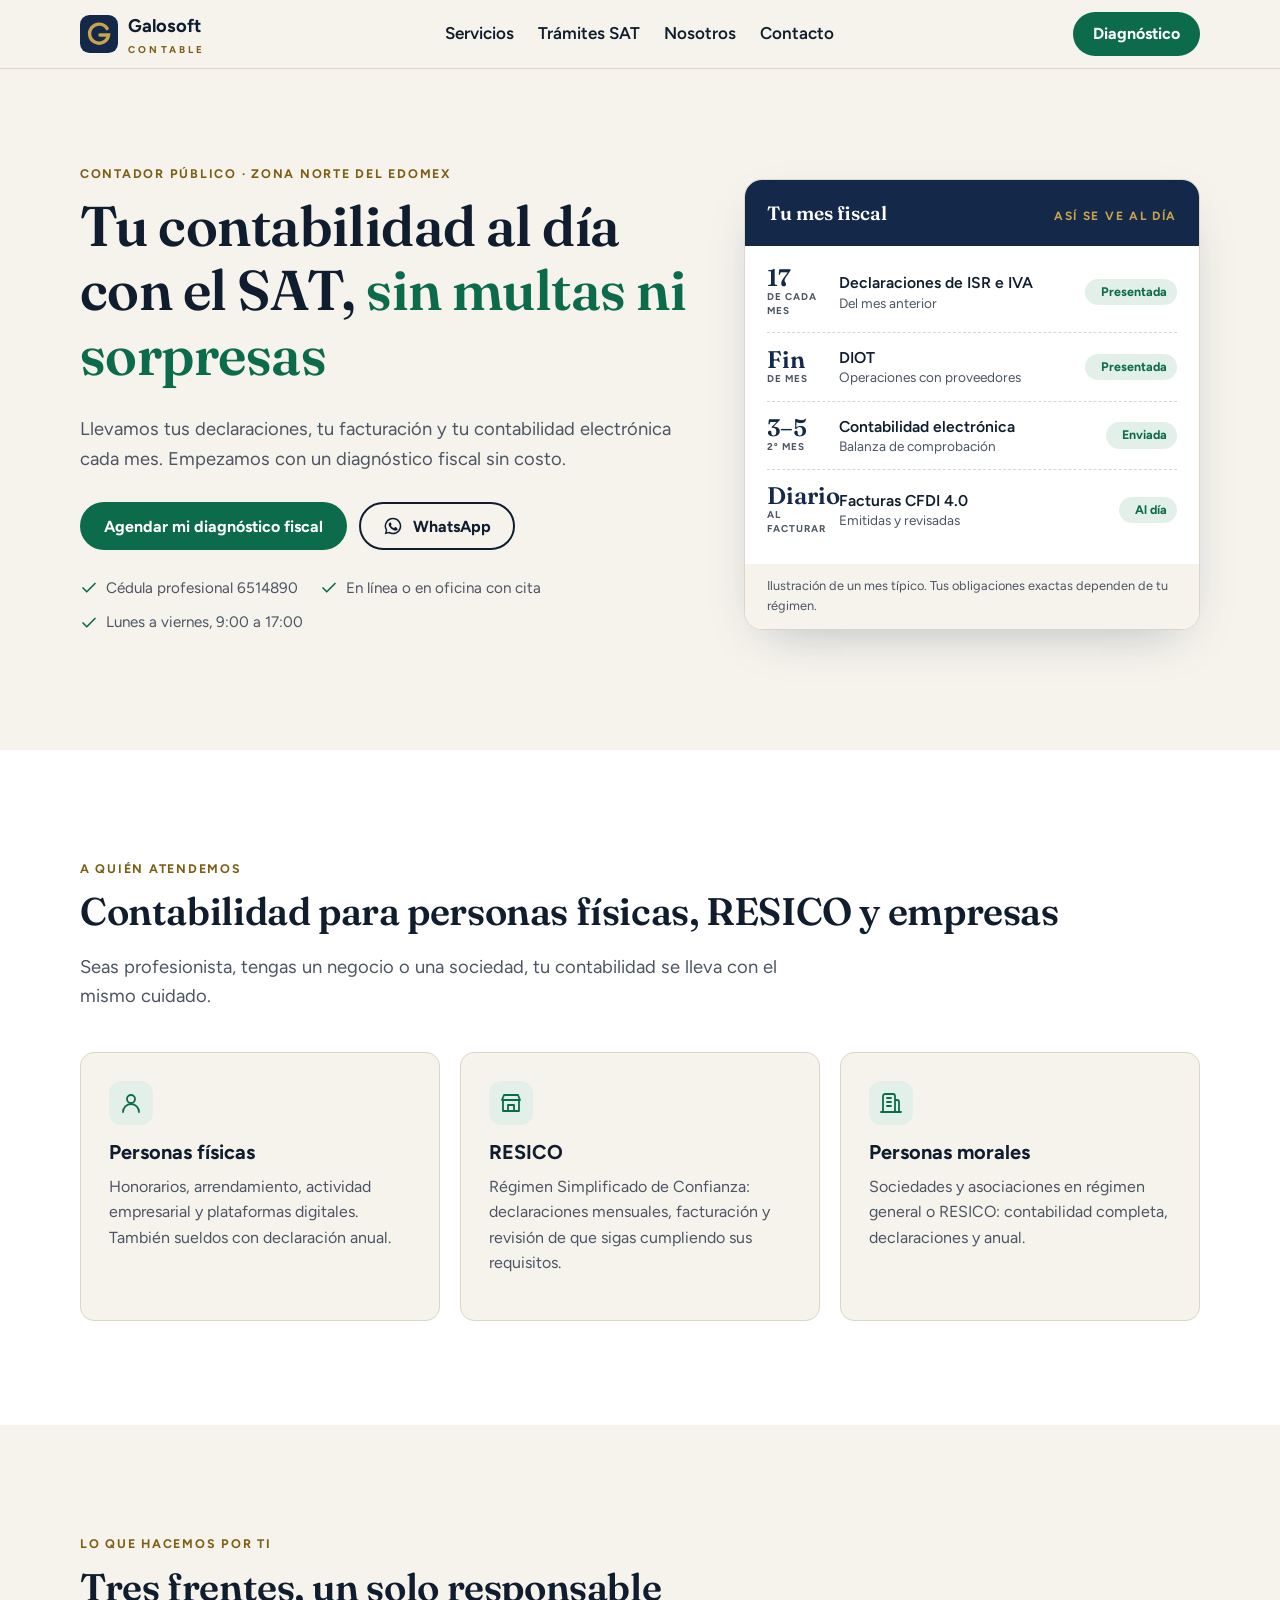
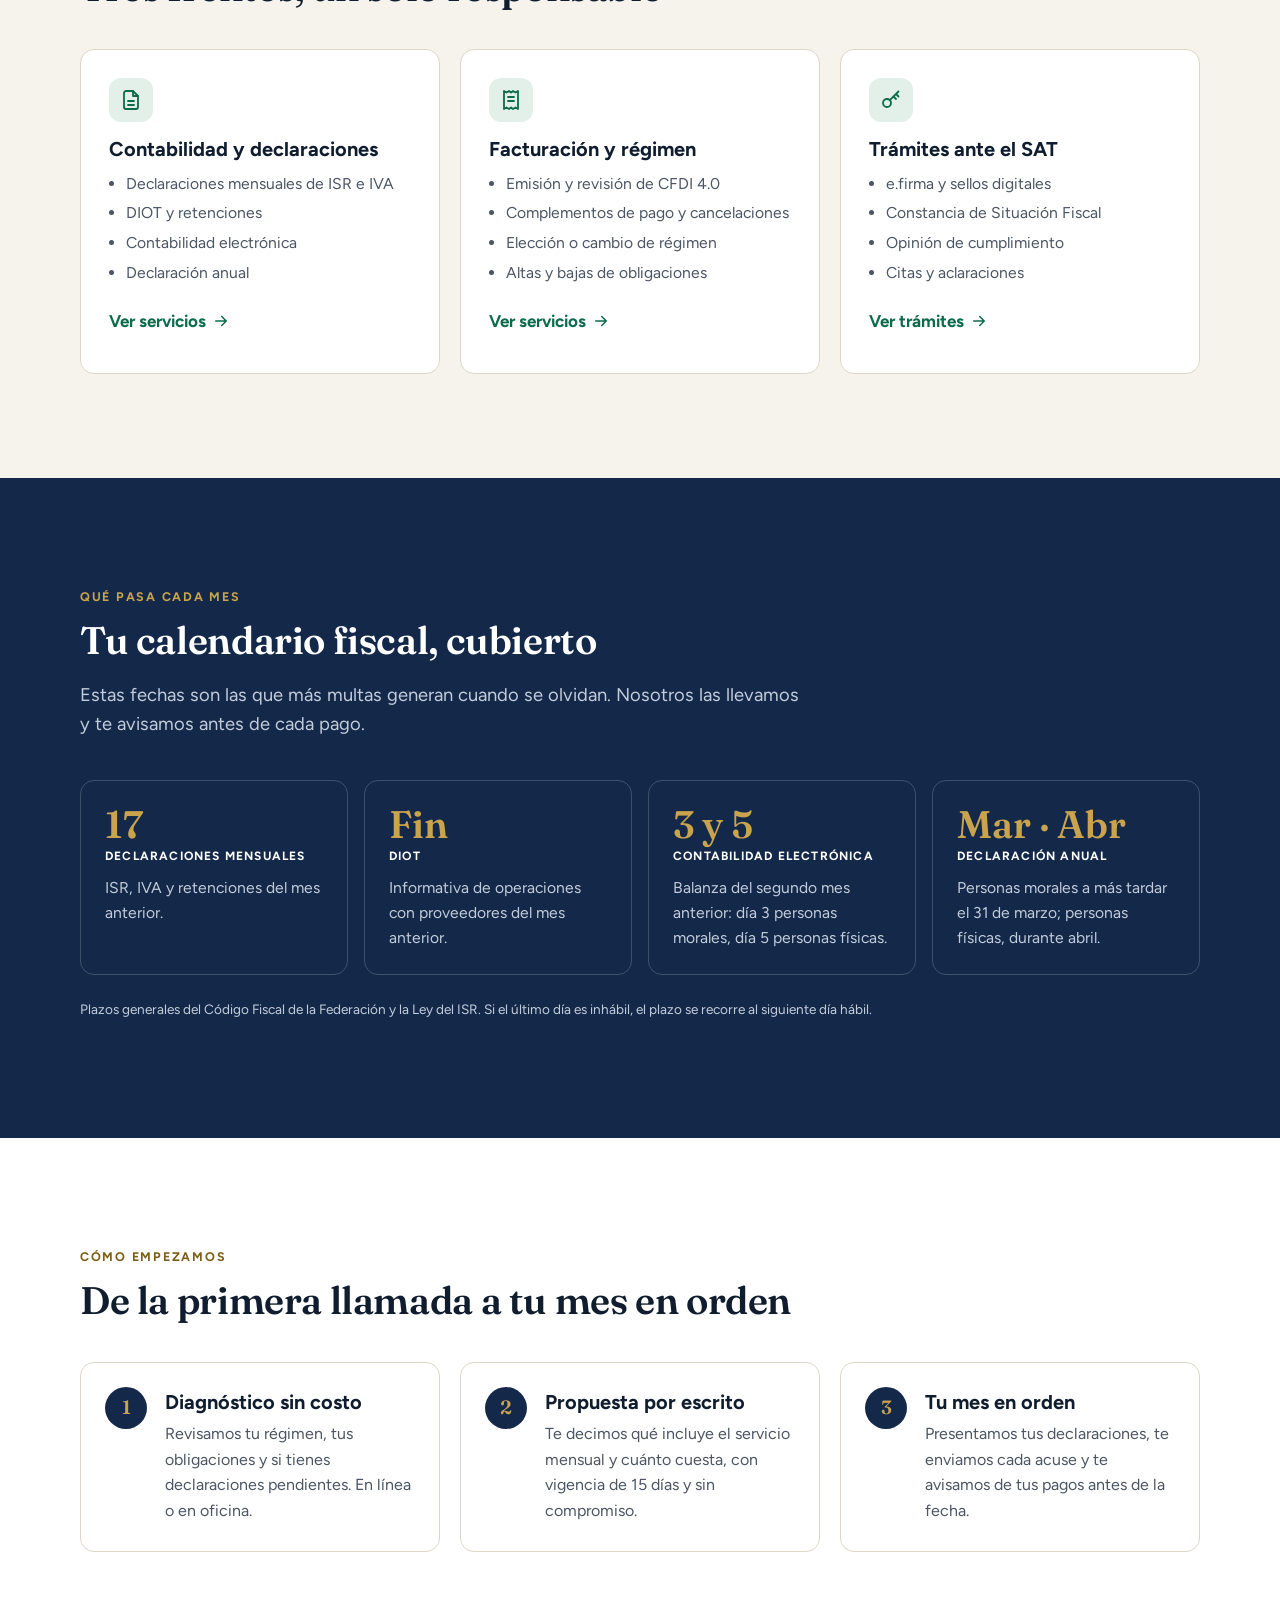
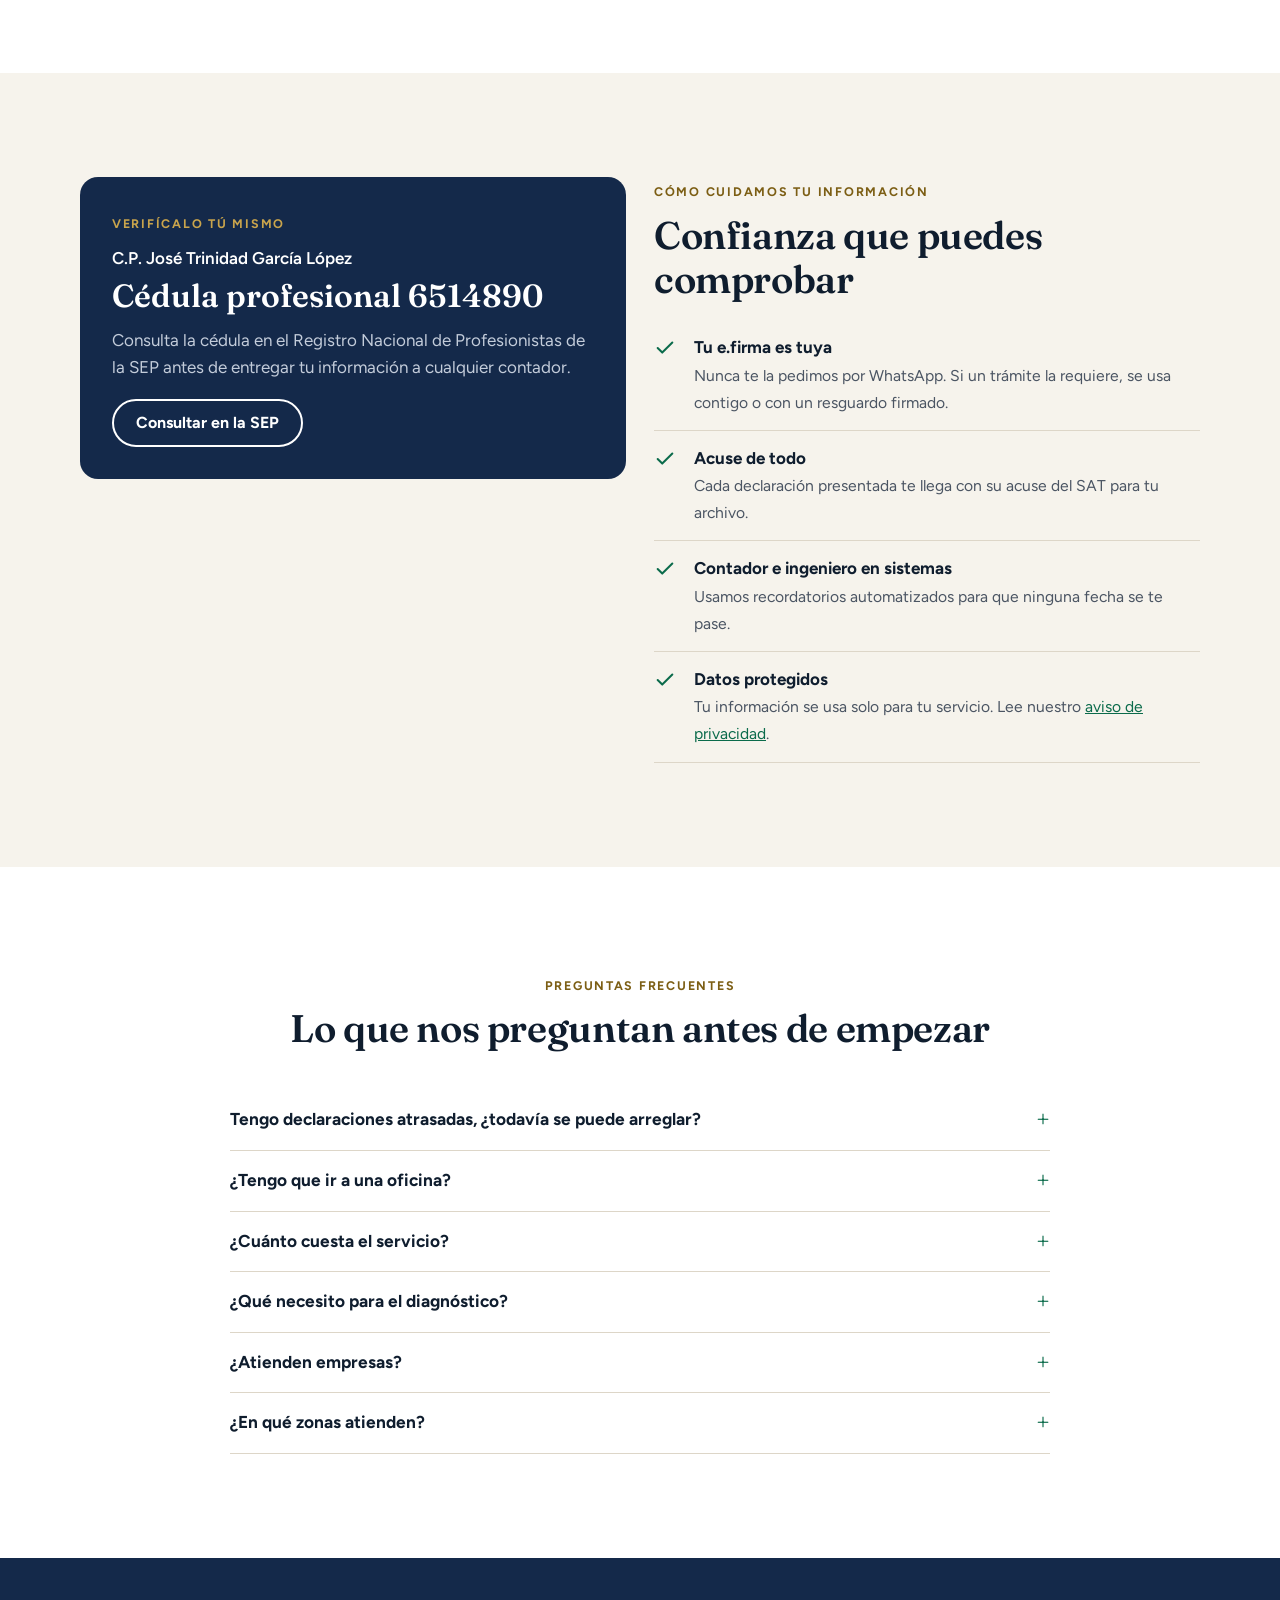
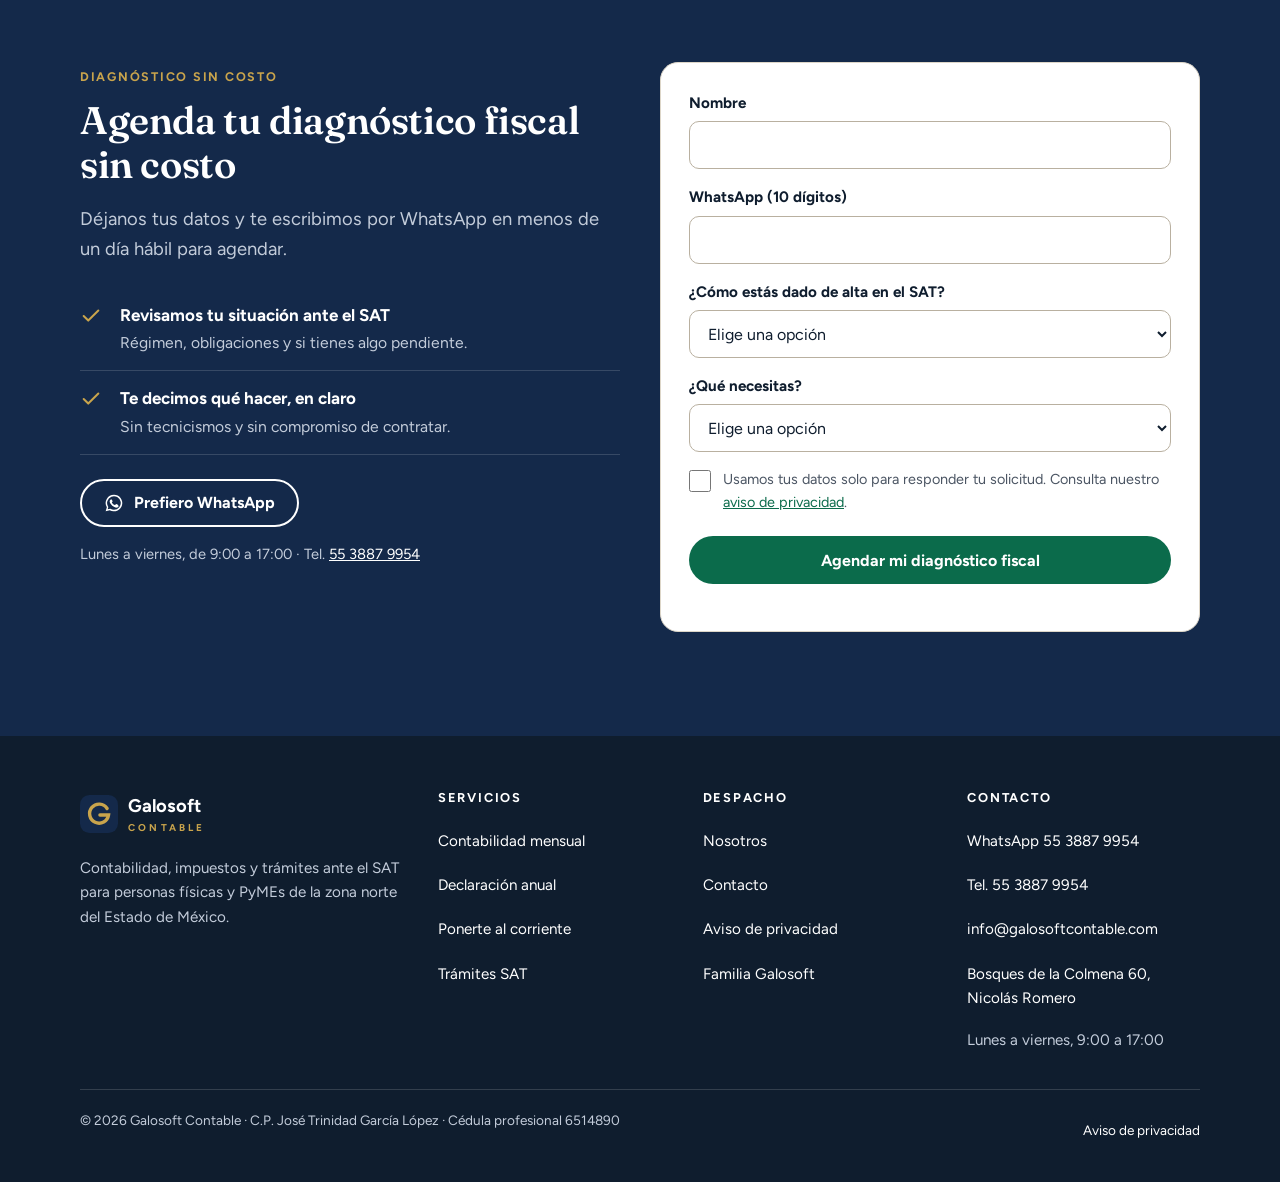
<file: index.html>
<!doctype html>
<html lang="es-MX">
<head>
<meta charset="utf-8">
<meta name="viewport" content="width=device-width,initial-scale=1">
<title>Contador en Nicolás Romero y Atizapán | Galosoft Contable</title>
<meta name="description" content="Contabilidad, declaraciones e impuestos al día con el SAT para personas físicas, RESICO y empresas en Nicolás Romero y Atizapán. Diagnóstico fiscal sin costo.">
<link rel="canonical" href="https://www.galosoftcontable.com/">
<meta property="og:type" content="website">
<meta property="og:locale" content="es_MX">
<meta property="og:site_name" content="Galosoft Contable">
<meta property="og:title" content="Contador en Nicolás Romero y Atizapán | Galosoft Contable">
<meta property="og:description" content="Contabilidad, declaraciones e impuestos al día con el SAT para personas físicas, RESICO y empresas en Nicolás Romero y Atizapán. Diagnóstico fiscal sin costo.">
<meta property="og:url" content="https://www.galosoftcontable.com/">
<meta property="og:image" content="https://www.galosoftcontable.com/assets/og-contable.png">
<meta property="og:image:width" content="1200"><meta property="og:image:height" content="630">
<meta name="twitter:card" content="summary_large_image">
<meta name="theme-color" content="#14294A">
<link rel="icon" href="assets/favicon.svg" type="image/svg+xml">
<link rel="apple-touch-icon" href="assets/apple-touch-icon.png">
<link rel="preconnect" href="https://fonts.googleapis.com">
<link rel="preconnect" href="https://fonts.gstatic.com" crossorigin>
<link rel="stylesheet" href="https://fonts.googleapis.com/css2?family=Figtree:wght@400;600;700&family=Fraunces:opsz,wght@9..144,600&display=swap">
<link rel="stylesheet" href="assets/styles.css">
<script type="application/ld+json">{"@context": "https://schema.org", "@type": "AccountingService", "@id": "https://www.galosoftcontable.com/#negocio", "name": "Galosoft Contable", "url": "https://www.galosoftcontable.com/", "image": "https://www.galosoftcontable.com/assets/og-contable.png", "logo": "https://www.galosoftcontable.com/assets/apple-touch-icon.png", "telephone": "+525538879954", "email": "info@galosoftcontable.com", "address": {"@type": "PostalAddress", "streetAddress": "Bosques de la Colmena 60", "addressLocality": "Nicolás Romero", "addressRegion": "Estado de México", "postalCode": "54474", "addressCountry": "MX"}, "areaServed": [{"@type": "City", "name": "Nicolás Romero"}, {"@type": "City", "name": "Atizapán de Zaragoza"}, {"@type": "City", "name": "Naucalpan de Juárez"}, {"@type": "City", "name": "Tlalnepantla de Baz"}, {"@type": "City", "name": "Cuautitlán Izcalli"}], "openingHoursSpecification": [{"@type": "OpeningHoursSpecification", "dayOfWeek": ["Monday", "Tuesday", "Wednesday", "Thursday", "Friday"], "opens": "09:00", "closes": "17:00"}], "founder": {"@type": "Person", "name": "José Trinidad García López", "jobTitle": "Contador Público"}, "parentOrganization": {"@type": "Organization", "name": "Galosoft", "url": "https://galosoft.com"}, "contactPoint": {"@type": "ContactPoint", "telephone": "+525538879954", "contactType": "customer service", "areaServed": "MX", "availableLanguage": "es"}}</script>
</head>
<body>
<a class="skip" href="#main">Saltar al contenido</a>
<header class="hdr"><div class="wrap"><a class="brand" href="index.html" aria-label="Galosoft Contable, inicio"><svg viewBox="0 0 40 40" aria-hidden="true"><rect width="40" height="40" rx="10" fill="#14294A"/><path d="M28.5 14.2A10 10 0 1 0 30 21h-9" fill="none" stroke="#C9A44C" stroke-width="3.6" stroke-linecap="round"/></svg><span><b>Galosoft</b><small>CONTABLE</small></span></a>
<nav class="nav" aria-label="Principal"><a href="servicios.html">Servicios</a><a href="tramites-sat.html">Trámites SAT</a><a href="nosotros.html">Nosotros</a><a href="contacto.html">Contacto</a></nav>
<div class="hdr-cta"><a class="btn btn--primary" href="#diagnostico">Diagnóstico</a>
<button class="menu-btn" type="button" aria-expanded="false" aria-controls="mnav" aria-label="Abrir menú"><svg viewBox="0 0 24 24" fill="none" stroke="currentColor" stroke-width="2" stroke-linecap="round" aria-hidden="true"><path d="M4 7h16M4 12h16M4 17h16"/></svg></button></div></div>
<nav class="mnav" id="mnav" aria-label="Menú móvil"><a href="index.html">Inicio</a><a href="servicios.html">Servicios</a><a href="tramites-sat.html">Trámites SAT</a><a href="nosotros.html">Nosotros</a><a href="contacto.html">Contacto</a></nav></header>
<main id="main">
<section class="hero"><div class="wrap grid">
<div><span class="kicker">Contador público · Zona norte del Edomex</span>
<h1>Tu contabilidad al día con el SAT, <em>sin multas ni sorpresas</em></h1>
<p class="lead">Llevamos tus declaraciones, tu facturación y tu contabilidad electrónica cada mes. Empezamos con un diagnóstico fiscal sin costo.</p>
<div class="actions"><a class="btn btn--primary" href="#diagnostico">Agendar mi diagnóstico fiscal</a>
<a class="btn btn--ghost" href="https://wa.me/525538879954?text=Hola%2C%20vengo%20de%20la%20p%C3%A1gina%20de%20Galosoft%20Contable%20y%20quiero%20informaci%C3%B3n%20sobre%20su%20servicio."><svg viewBox="0 0 24 24" fill="currentColor" aria-hidden="true"><path d="M12 2a10 10 0 0 0-8.6 15.1L2 22l5-1.3A10 10 0 1 0 12 2Zm0 18.2c-1.5 0-3-.4-4.3-1.2l-.3-.2-3 .8.8-2.9-.2-.3A8.2 8.2 0 1 1 12 20.2Zm4.5-6.1c-.2-.1-1.5-.7-1.7-.8-.2-.1-.4-.1-.6.1l-.8 1c-.1.2-.3.2-.5.1a6.7 6.7 0 0 1-3.3-2.9c-.3-.4.2-.4.7-1.3.1-.2 0-.3 0-.4l-.8-1.8c-.2-.5-.4-.4-.6-.4h-.5a1 1 0 0 0-.7.3 3 3 0 0 0-.9 2.2 5.2 5.2 0 0 0 1.1 2.7 11.8 11.8 0 0 0 4.5 4c1.7.7 2.3.8 3.2.6a2.7 2.7 0 0 0 1.8-1.3c.2-.4.2-.8.1-.9l-.5-.3Z"/></svg>WhatsApp</a></div>
<ul class="proof"><li><svg viewBox="0 0 24 24" fill="none" stroke="currentColor" stroke-width="2.2" stroke-linecap="round" stroke-linejoin="round" aria-hidden="true"><path d="M20 6 9 17l-5-5"/></svg>Cédula profesional 6514890</li><li><svg viewBox="0 0 24 24" fill="none" stroke="currentColor" stroke-width="2.2" stroke-linecap="round" stroke-linejoin="round" aria-hidden="true"><path d="M20 6 9 17l-5-5"/></svg>En línea o en oficina con cita</li><li><svg viewBox="0 0 24 24" fill="none" stroke="currentColor" stroke-width="2.2" stroke-linecap="round" stroke-linejoin="round" aria-hidden="true"><path d="M20 6 9 17l-5-5"/></svg>Lunes a viernes, 9:00 a 17:00</li></ul></div>
<aside class="ledger" aria-label="Ejemplo de un mes fiscal atendido">
<header><b>Tu mes fiscal</b><span>Así se ve al día</span></header>
<ol>
<li><span class="day">17<small>de cada mes</small></span><span class="what">Declaraciones de ISR e IVA<small>Del mes anterior</small></span><span class="ok"><svg viewBox="0 0 24 24" fill="none" stroke="currentColor" stroke-width="2.2" stroke-linecap="round" stroke-linejoin="round" aria-hidden="true"><path d="M20 6 9 17l-5-5"/></svg>Presentada</span></li>
<li><span class="day">Fin<small>de mes</small></span><span class="what">DIOT<small>Operaciones con proveedores</small></span><span class="ok"><svg viewBox="0 0 24 24" fill="none" stroke="currentColor" stroke-width="2.2" stroke-linecap="round" stroke-linejoin="round" aria-hidden="true"><path d="M20 6 9 17l-5-5"/></svg>Presentada</span></li>
<li><span class="day">3–5<small>2º mes</small></span><span class="what">Contabilidad electrónica<small>Balanza de comprobación</small></span><span class="ok"><svg viewBox="0 0 24 24" fill="none" stroke="currentColor" stroke-width="2.2" stroke-linecap="round" stroke-linejoin="round" aria-hidden="true"><path d="M20 6 9 17l-5-5"/></svg>Enviada</span></li>
<li><span class="day">Diario<small>al facturar</small></span><span class="what">Facturas CFDI 4.0<small>Emitidas y revisadas</small></span><span class="ok"><svg viewBox="0 0 24 24" fill="none" stroke="currentColor" stroke-width="2.2" stroke-linecap="round" stroke-linejoin="round" aria-hidden="true"><path d="M20 6 9 17l-5-5"/></svg>Al día</span></li>
</ol>
<footer>Ilustración de un mes típico. Tus obligaciones exactas dependen de tu régimen.</footer>
</aside></div></section>

<section class="sec sec--white"><div class="wrap">
<span class="kicker">A quién atendemos</span>
<h2>Contabilidad para personas físicas, RESICO y empresas</h2>
<p class="lead">Seas profesionista, tengas un negocio o una sociedad, tu contabilidad se lleva con el mismo cuidado.</p>
<div class="cards cards--3">
<article class="card"><div class="ico"><svg viewBox="0 0 24 24" fill="none" stroke="currentColor" stroke-width="1.8" stroke-linecap="round" stroke-linejoin="round" aria-hidden="true"><circle cx="12" cy="8" r="4"/><path d="M4 21a8 8 0 0 1 16 0"/></svg></div><h3>Personas físicas</h3><p>Honorarios, arrendamiento, actividad empresarial y plataformas digitales. También sueldos con declaración anual.</p></article>
<article class="card"><div class="ico"><svg viewBox="0 0 24 24" fill="none" stroke="currentColor" stroke-width="1.8" stroke-linecap="round" stroke-linejoin="round" aria-hidden="true"><path d="M3 9 5 4h14l2 5M4 9v11h16V9M3 9h18M9 20v-6h6v6"/></svg></div><h3>RESICO</h3><p>Régimen Simplificado de Confianza: declaraciones mensuales, facturación y revisión de que sigas cumpliendo sus requisitos.</p></article>
<article class="card"><div class="ico"><svg viewBox="0 0 24 24" fill="none" stroke="currentColor" stroke-width="1.8" stroke-linecap="round" stroke-linejoin="round" aria-hidden="true"><path d="M4 21V5a2 2 0 0 1 2-2h8a2 2 0 0 1 2 2v16M16 9h2a2 2 0 0 1 2 2v10M2 21h20M8 7h4M8 11h4M8 15h4"/></svg></div><h3>Personas morales</h3><p>Sociedades y asociaciones en régimen general o RESICO: contabilidad completa, declaraciones y anual.</p></article>
</div></div></section>

<section class="sec"><div class="wrap">
<span class="kicker">Lo que hacemos por ti</span>
<h2>Tres frentes, un solo responsable</h2>
<div class="cards cards--3">
<article class="card"><div class="ico"><svg viewBox="0 0 24 24" fill="none" stroke="currentColor" stroke-width="1.8" stroke-linecap="round" stroke-linejoin="round" aria-hidden="true"><path d="M14 3H7a2 2 0 0 0-2 2v14a2 2 0 0 0 2 2h10a2 2 0 0 0 2-2V8z"/><path d="M14 3v5h5M9 13h6M9 17h6"/></svg></div><h3>Contabilidad y declaraciones</h3><ul><li>Declaraciones mensuales de ISR e IVA</li><li>DIOT y retenciones</li><li>Contabilidad electrónica</li><li>Declaración anual</li></ul><a class="more" href="servicios.html">Ver servicios <svg viewBox="0 0 24 24" fill="none" stroke="currentColor" stroke-width="2" stroke-linecap="round" stroke-linejoin="round" aria-hidden="true" width="18" height="18"><path d="M5 12h14M13 6l6 6-6 6"/></svg></a></article>
<article class="card"><div class="ico"><svg viewBox="0 0 24 24" fill="none" stroke="currentColor" stroke-width="1.8" stroke-linecap="round" stroke-linejoin="round" aria-hidden="true"><path d="M5 3v18l2.5-1.5L10 21l2-1.5 2 1.5 2.5-1.5L19 21V3l-2.5 1.5L14 3l-2 1.5L10 3 7.5 4.5z"/><path d="M9 9h6M9 13h6"/></svg></div><h3>Facturación y régimen</h3><ul><li>Emisión y revisión de CFDI 4.0</li><li>Complementos de pago y cancelaciones</li><li>Elección o cambio de régimen</li><li>Altas y bajas de obligaciones</li></ul><a class="more" href="servicios.html">Ver servicios <svg viewBox="0 0 24 24" fill="none" stroke="currentColor" stroke-width="2" stroke-linecap="round" stroke-linejoin="round" aria-hidden="true" width="18" height="18"><path d="M5 12h14M13 6l6 6-6 6"/></svg></a></article>
<article class="card"><div class="ico"><svg viewBox="0 0 24 24" fill="none" stroke="currentColor" stroke-width="1.8" stroke-linecap="round" stroke-linejoin="round" aria-hidden="true"><circle cx="8" cy="15" r="4"/><path d="m10.8 12.2 8.7-8.7M17 6l2.5 2.5M14.5 8.5 17 11"/></svg></div><h3>Trámites ante el SAT</h3><ul><li>e.firma y sellos digitales</li><li>Constancia de Situación Fiscal</li><li>Opinión de cumplimiento</li><li>Citas y aclaraciones</li></ul><a class="more" href="tramites-sat.html">Ver trámites <svg viewBox="0 0 24 24" fill="none" stroke="currentColor" stroke-width="2" stroke-linecap="round" stroke-linejoin="round" aria-hidden="true" width="18" height="18"><path d="M5 12h14M13 6l6 6-6 6"/></svg></a></article>
</div></div></section>

<section class="sec sec--navy"><div class="wrap">
<span class="kicker">Qué pasa cada mes</span>
<h2>Tu calendario fiscal, cubierto</h2>
<p class="lead">Estas fechas son las que más multas generan cuando se olvidan. Nosotros las llevamos y te avisamos antes de cada pago.</p>
<div class="cal">
<div><b>17</b><span>Declaraciones mensuales</span><p>ISR, IVA y retenciones del mes anterior.</p></div>
<div><b>Fin</b><span>DIOT</span><p>Informativa de operaciones con proveedores del mes anterior.</p></div>
<div><b>3 y 5</b><span>Contabilidad electrónica</span><p>Balanza del segundo mes anterior: día 3 personas morales, día 5 personas físicas.</p></div>
<div><b>Mar · Abr</b><span>Declaración anual</span><p>Personas morales a más tardar el 31 de marzo; personas físicas, durante abril.</p></div>
</div>
<p class="fine">Plazos generales del Código Fiscal de la Federación y la Ley del ISR. Si el último día es inhábil, el plazo se recorre al siguiente día hábil.</p>
</div></section>

<section class="sec sec--white"><div class="wrap">
<span class="kicker">Cómo empezamos</span>
<h2>De la primera llamada a tu mes en orden</h2>
<ol class="steps">
<li><h3>Diagnóstico sin costo</h3><p>Revisamos tu régimen, tus obligaciones y si tienes declaraciones pendientes. En línea o en oficina.</p></li>
<li><h3>Propuesta por escrito</h3><p>Te decimos qué incluye el servicio mensual y cuánto cuesta, con vigencia de 15 días y sin compromiso.</p></li>
<li><h3>Tu mes en orden</h3><p>Presentamos tus declaraciones, te enviamos cada acuse y te avisamos de tus pagos antes de la fecha.</p></li>
</ol></div></section>

<section class="sec"><div class="wrap trust">
<div class="cred"><span class="kicker">Verifícalo tú mismo</span>
<p style="margin:0;color:#fff;font-weight:600">C.P. José Trinidad García López</p>
<p class="num">Cédula profesional 6514890</p>
<p>Consulta la cédula en el Registro Nacional de Profesionistas de la SEP antes de entregar tu información a cualquier contador.</p>
<a class="btn btn--ghost" style="color:#fff;border-color:#fff" href="https://www.cedulaprofesional.sep.gob.mx/" target="_blank" rel="noopener">Consultar en la SEP</a></div>
<div><span class="kicker">Cómo cuidamos tu información</span>
<h2>Confianza que puedes comprobar</h2>
<ul class="checks">
<li><svg viewBox="0 0 24 24" fill="none" stroke="currentColor" stroke-width="2.2" stroke-linecap="round" stroke-linejoin="round" aria-hidden="true"><path d="M20 6 9 17l-5-5"/></svg><div><b>Tu e.firma es tuya</b><span>Nunca te la pedimos por WhatsApp. Si un trámite la requiere, se usa contigo o con un resguardo firmado.</span></div></li>
<li><svg viewBox="0 0 24 24" fill="none" stroke="currentColor" stroke-width="2.2" stroke-linecap="round" stroke-linejoin="round" aria-hidden="true"><path d="M20 6 9 17l-5-5"/></svg><div><b>Acuse de todo</b><span>Cada declaración presentada te llega con su acuse del SAT para tu archivo.</span></div></li>
<li><svg viewBox="0 0 24 24" fill="none" stroke="currentColor" stroke-width="2.2" stroke-linecap="round" stroke-linejoin="round" aria-hidden="true"><path d="M20 6 9 17l-5-5"/></svg><div><b>Contador e ingeniero en sistemas</b><span>Usamos recordatorios automatizados para que ninguna fecha se te pase.</span></div></li>
<li><svg viewBox="0 0 24 24" fill="none" stroke="currentColor" stroke-width="2.2" stroke-linecap="round" stroke-linejoin="round" aria-hidden="true"><path d="M20 6 9 17l-5-5"/></svg><div><b>Datos protegidos</b><span>Tu información se usa solo para tu servicio. Lee nuestro <a href="aviso-de-privacidad.html">aviso de privacidad</a>.</span></div></li>
</ul></div>
</div></section>
<!-- TESTIMONIOS: publicar solo cuando existan reseñas reales en Google con autorización del cliente.
<section class="sec sec--white"><div class="wrap"><span class="kicker">Lo que dicen nuestros clientes</span><h2>Reseñas en Google</h2>
<div class="cards cards--3"><blockquote class="card">[DATO REAL: reseña textual] <footer>— [Nombre], [municipio]</footer></blockquote></div>
<a href="[DATO REAL: enlace a la ficha de Google]">Ver todas las reseñas</a></div></section> -->

<section class="sec sec--white"><div class="wrap">
<div class="center"><span class="kicker">Preguntas frecuentes</span><h2>Lo que nos preguntan antes de empezar</h2></div>
<div class="faq">
<details><summary>Tengo declaraciones atrasadas, ¿todavía se puede arreglar?</summary><p>Sí. Calculamos lo pendiente con actualización y recargos y lo presentamos en orden. Si te regularizas antes de que el SAT te lo requiera, en general no se impone multa.</p></details>
<details><summary>¿Tengo que ir a una oficina?</summary><p>No. Todo se puede resolver en línea y por WhatsApp. Si prefieres en persona, te atendemos con cita en Bosques de la Colmena, Nicolás Romero.</p></details>
<details><summary>¿Cuánto cuesta el servicio?</summary><p>Depende de tu régimen y de cuántas facturas manejas. Después del diagnóstico gratuito te damos una cotización por escrito, sin compromiso.</p></details>
<details><summary>¿Qué necesito para el diagnóstico?</summary><p>Tu RFC o tu Constancia de Situación Fiscal. Si nos autorizas a usar tu contraseña del SAT, revisamos tu opinión de cumplimiento en ese momento.</p></details>
<details><summary>¿Atienden empresas?</summary><p>Sí. Personas morales del régimen general y del RESICO, además de personas físicas con cualquier actividad.</p></details>
<details><summary>¿En qué zonas atienden?</summary><p>En persona: Nicolás Romero, Atizapán, Naucalpan, Tlalnepantla y Cuautitlán Izcalli. En línea podemos atenderte desde cualquier parte del país.</p></details>
</div></div></section>
<section class="sec sec--navy" id="diagnostico"><div class="wrap cta-box">
<div><span class="kicker">Diagnóstico sin costo</span><h2>Agenda tu diagnóstico fiscal sin costo</h2>
<p class="lead">Déjanos tus datos y te escribimos por WhatsApp en menos de un día hábil para agendar.</p>
<ul class="checks" style="margin:24px 0">
<li style="border-color:rgba(255,255,255,.15)"><svg viewBox="0 0 24 24" fill="none" stroke="currentColor" stroke-width="2.2" stroke-linecap="round" stroke-linejoin="round" aria-hidden="true"><path d="M20 6 9 17l-5-5"/></svg><div><b style="color:#fff">Revisamos tu situación ante el SAT</b><span style="color:var(--on-navy-muted)">Régimen, obligaciones y si tienes algo pendiente.</span></div></li>
<li style="border-color:rgba(255,255,255,.15)"><svg viewBox="0 0 24 24" fill="none" stroke="currentColor" stroke-width="2.2" stroke-linecap="round" stroke-linejoin="round" aria-hidden="true"><path d="M20 6 9 17l-5-5"/></svg><div><b style="color:#fff">Te decimos qué hacer, en claro</b><span style="color:var(--on-navy-muted)">Sin tecnicismos y sin compromiso de contratar.</span></div></li>
</ul>
<div class="actions"><a class="btn btn--ghost" href="https://wa.me/525538879954?text=Hola%2C%20vengo%20de%20la%20p%C3%A1gina%20de%20Galosoft%20Contable%20y%20quiero%20agendar%20mi%20diagn%C3%B3stico%20fiscal."><svg viewBox="0 0 24 24" fill="currentColor" aria-hidden="true"><path d="M12 2a10 10 0 0 0-8.6 15.1L2 22l5-1.3A10 10 0 1 0 12 2Zm0 18.2c-1.5 0-3-.4-4.3-1.2l-.3-.2-3 .8.8-2.9-.2-.3A8.2 8.2 0 1 1 12 20.2Zm4.5-6.1c-.2-.1-1.5-.7-1.7-.8-.2-.1-.4-.1-.6.1l-.8 1c-.1.2-.3.2-.5.1a6.7 6.7 0 0 1-3.3-2.9c-.3-.4.2-.4.7-1.3.1-.2 0-.3 0-.4l-.8-1.8c-.2-.5-.4-.4-.6-.4h-.5a1 1 0 0 0-.7.3 3 3 0 0 0-.9 2.2 5.2 5.2 0 0 0 1.1 2.7 11.8 11.8 0 0 0 4.5 4c1.7.7 2.3.8 3.2.6a2.7 2.7 0 0 0 1.8-1.3c.2-.4.2-.8.1-.9l-.5-.3Z"/></svg>Prefiero WhatsApp</a></div>
<p class="note" style="color:var(--on-navy-muted);margin-top:16px">Lunes a viernes, de 9:00 a 17:00 · Tel. <a href="tel:+525538879954" style="color:#fff">55 3887 9954</a></p></div>
<form class="form lead" novalidate data-origen="inicio">
<label>Nombre<input name="nombre" autocomplete="name" required></label>
<label>WhatsApp (10 dígitos)<input name="telefono" type="tel" inputmode="tel" autocomplete="tel-national" pattern="[0-9 ]{10,14}" required></label>
<label>¿Cómo estás dado de alta en el SAT?<select name="regimen" required>
<option value="">Elige una opción</option><option value="pf-sueldo">Persona física con sueldo</option><option value="pf-actividad">Persona física con negocio u honorarios</option><option value="resico-pf">RESICO persona física</option><option value="moral">Persona moral (empresa)</option><option value="no-se">No lo sé</option></select></label>
<label>¿Qué necesitas?<select name="necesidad" required><option value="">Elige una opción</option><option value="contabilidad">Llevar mi contabilidad cada mes</option><option value="regularizacion">Ponerme al corriente con el SAT</option><option value="anual">Mi declaración anual</option><option value="tramite">Un trámite (e.firma, constancia…)</option><option value="otro">Otra cosa</option></select></label>
<div class="hp" aria-hidden="true"><label>Sitio web<input name="sitio_web" tabindex="-1" autocomplete="off"></label></div>
<label class="consent"><input type="checkbox" name="acepto" value="si" required><span>Usamos tus datos solo para responder tu solicitud. Consulta nuestro <a href="aviso-de-privacidad.html">aviso de privacidad</a>.</span></label>
<button class="btn btn--primary" type="submit">Agendar mi diagnóstico fiscal</button>
<p class="lead-status" id="lead-status-inicio" role="status" aria-live="polite"></p>
</form>
</div></section>
</main>
<footer class="ftr"><div class="wrap">
<div class="cols">
<div><a class="brand" href="index.html" aria-label="Galosoft Contable, inicio"><svg viewBox="0 0 40 40" aria-hidden="true"><rect width="40" height="40" rx="10" fill="#14294A"/><path d="M28.5 14.2A10 10 0 1 0 30 21h-9" fill="none" stroke="#C9A44C" stroke-width="3.6" stroke-linecap="round"/></svg><span><b>Galosoft</b><small>CONTABLE</small></span></a><p style="margin-top:16px;max-width:34ch">Contabilidad, impuestos y trámites ante el SAT para personas físicas y PyMEs de la zona norte del Estado de México.</p></div>
<div><h4>Servicios</h4><ul><li><a href="servicios.html">Contabilidad mensual</a></li><li><a href="declaracion-anual.html">Declaración anual</a></li><li><a href="regularizacion-sat.html">Ponerte al corriente</a></li><li><a href="tramites-sat.html">Trámites SAT</a></li></ul></div>
<div><h4>Despacho</h4><ul><li><a href="nosotros.html">Nosotros</a></li><li><a href="contacto.html">Contacto</a></li><li><a href="aviso-de-privacidad.html">Aviso de privacidad</a></li><li><a href="https://galosoft.com">Familia Galosoft</a></li></ul></div>
<div><h4>Contacto</h4><ul><li><a href="https://wa.me/525538879954?text=Hola%2C%20vengo%20de%20la%20p%C3%A1gina%20de%20Galosoft%20Contable%20y%20quiero%20informaci%C3%B3n.">WhatsApp 55 3887 9954</a></li><li><a href="tel:+525538879954">Tel. 55 3887 9954</a></li><li><a href="mailto:info@galosoftcontable.com">info@galosoftcontable.com</a></li><li><a href="https://www.google.com/maps/search/?api=1&query=Bosques%20de%20la%20Colmena%2060%2C%20Nicol%C3%A1s%20Romero%2C%2054474%2C%20Estado%20de%20M%C3%A9xico">Bosques de la Colmena 60, Nicolás Romero</a></li></ul><p style="margin:8px 0 0">Lunes a viernes, 9:00 a 17:00</p></div>
</div>
<div class="bottom"><span>© 2026 Galosoft Contable · C.P. José Trinidad García López · Cédula profesional 6514890</span><a href="aviso-de-privacidad.html">Aviso de privacidad</a></div>
</div></footer>
<a class="wa-float" href="https://wa.me/525538879954?text=Hola%2C%20vengo%20de%20la%20p%C3%A1gina%20de%20Galosoft%20Contable%20y%20quiero%20informaci%C3%B3n." aria-label="Escribir por WhatsApp"><svg viewBox="0 0 24 24" fill="currentColor" aria-hidden="true"><path d="M12 2a10 10 0 0 0-8.6 15.1L2 22l5-1.3A10 10 0 1 0 12 2Zm0 18.2c-1.5 0-3-.4-4.3-1.2l-.3-.2-3 .8.8-2.9-.2-.3A8.2 8.2 0 1 1 12 20.2Zm4.5-6.1c-.2-.1-1.5-.7-1.7-.8-.2-.1-.4-.1-.6.1l-.8 1c-.1.2-.3.2-.5.1a6.7 6.7 0 0 1-3.3-2.9c-.3-.4.2-.4.7-1.3.1-.2 0-.3 0-.4l-.8-1.8c-.2-.5-.4-.4-.6-.4h-.5a1 1 0 0 0-.7.3 3 3 0 0 0-.9 2.2 5.2 5.2 0 0 0 1.1 2.7 11.8 11.8 0 0 0 4.5 4c1.7.7 2.3.8 3.2.6a2.7 2.7 0 0 0 1.8-1.3c.2-.4.2-.8.1-.9l-.5-.3Z"/></svg></a>
<script src="assets/main.js" defer></script>
</body>
</html>
</file>
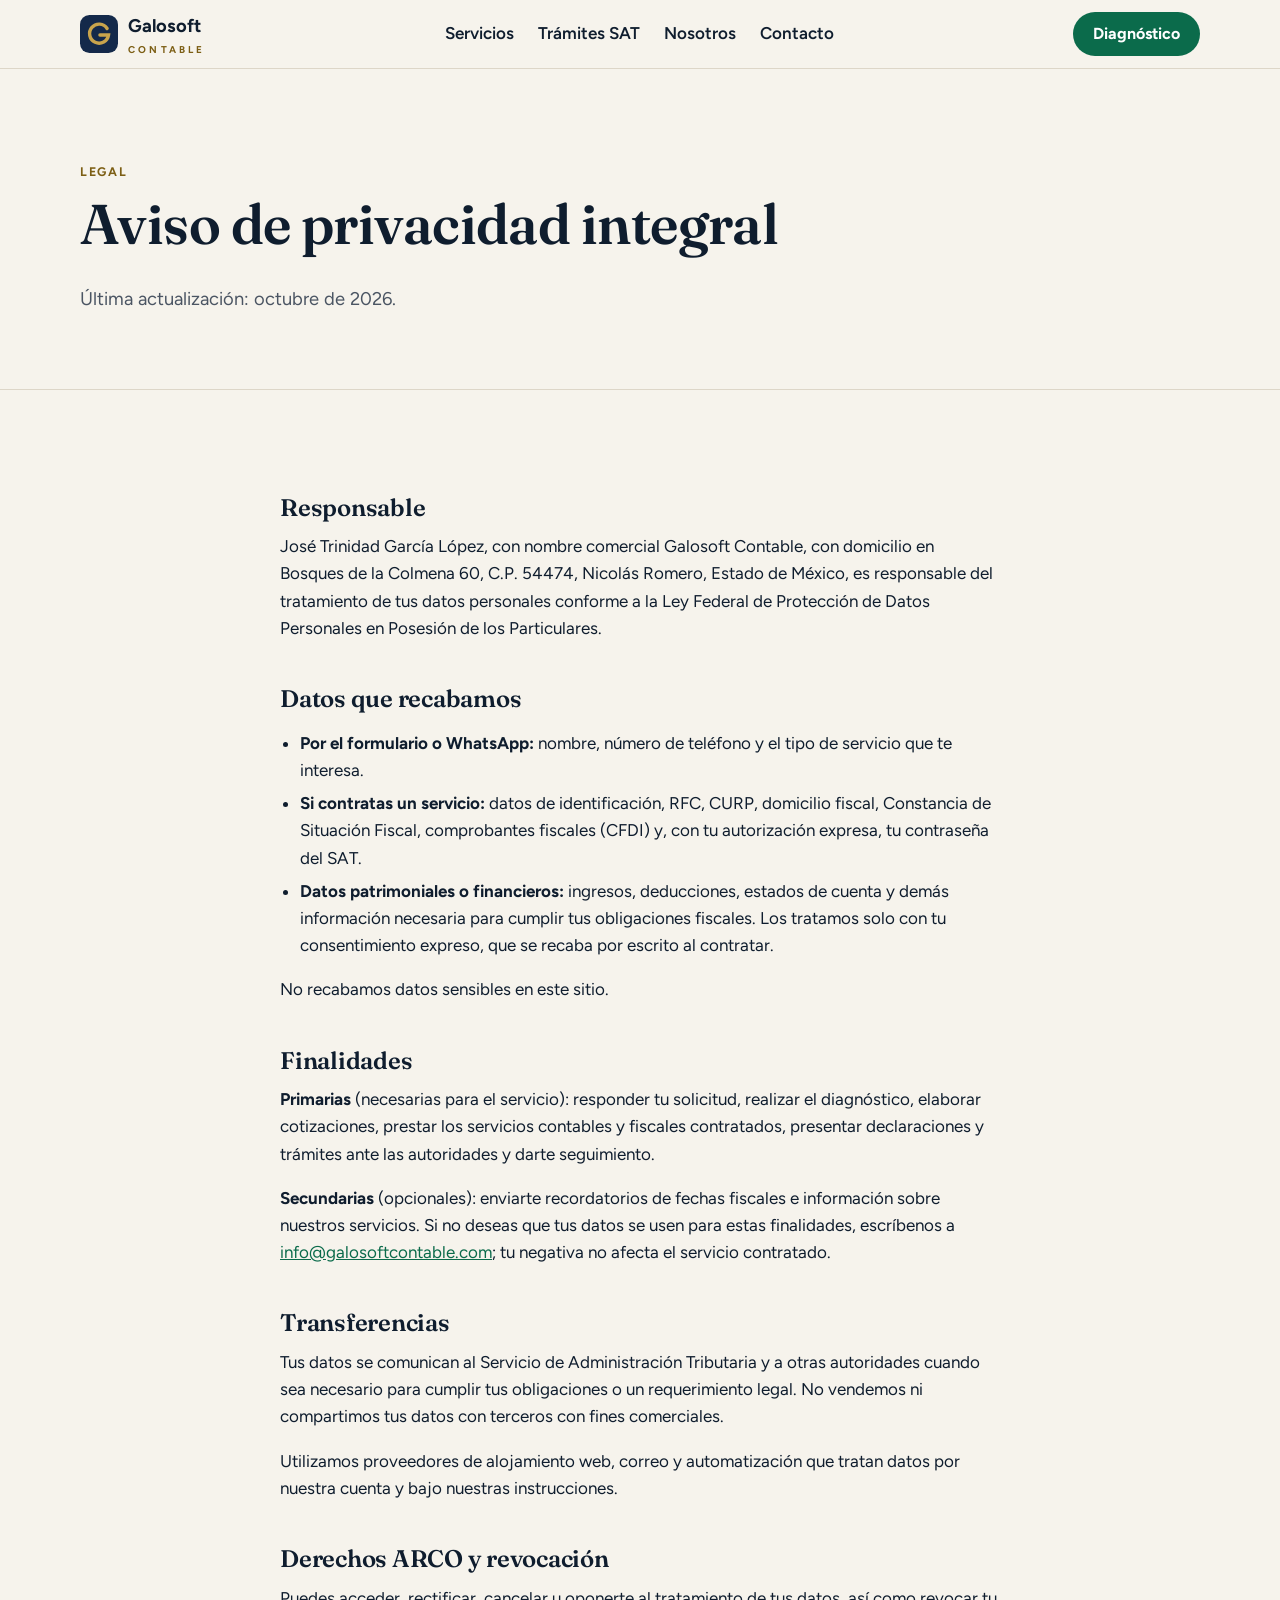
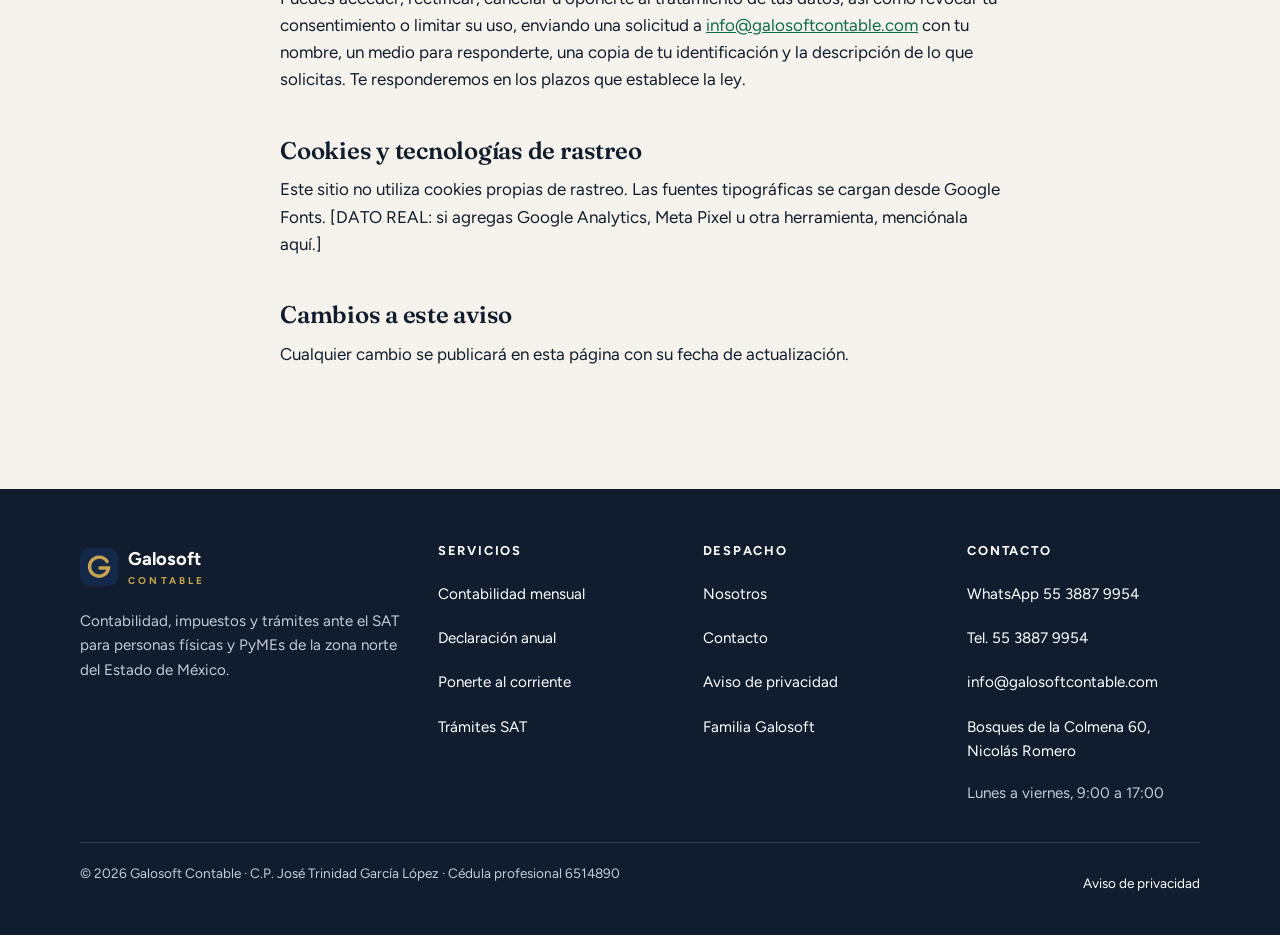
<file: aviso-de-privacidad.html>
<!doctype html>
<html lang="es-MX">
<head>
<meta charset="utf-8">
<meta name="viewport" content="width=device-width,initial-scale=1">
<title>Aviso de privacidad | Galosoft Contable</title>
<meta name="description" content="Aviso de privacidad integral de Galosoft Contable: qué datos personales recabamos, para qué los usamos y cómo ejercer tus derechos ARCO ante nuestro despacho.">
<link rel="canonical" href="https://www.galosoftcontable.com/aviso-de-privacidad.html">
<meta property="og:type" content="website">
<meta property="og:locale" content="es_MX">
<meta property="og:site_name" content="Galosoft Contable">
<meta property="og:title" content="Aviso de privacidad | Galosoft Contable">
<meta property="og:description" content="Aviso de privacidad integral de Galosoft Contable: qué datos personales recabamos, para qué los usamos y cómo ejercer tus derechos ARCO ante nuestro despacho.">
<meta property="og:url" content="https://www.galosoftcontable.com/aviso-de-privacidad.html">
<meta property="og:image" content="https://www.galosoftcontable.com/assets/og-contable.png">
<meta property="og:image:width" content="1200"><meta property="og:image:height" content="630">
<meta name="twitter:card" content="summary_large_image">
<meta name="theme-color" content="#14294A">
<link rel="icon" href="assets/favicon.svg" type="image/svg+xml">
<link rel="apple-touch-icon" href="assets/apple-touch-icon.png">
<link rel="preconnect" href="https://fonts.googleapis.com">
<link rel="preconnect" href="https://fonts.gstatic.com" crossorigin>
<link rel="stylesheet" href="https://fonts.googleapis.com/css2?family=Figtree:wght@400;600;700&family=Fraunces:opsz,wght@9..144,600&display=swap">
<link rel="stylesheet" href="assets/styles.css">
</head>
<body>
<a class="skip" href="#main">Saltar al contenido</a>
<header class="hdr"><div class="wrap"><a class="brand" href="index.html" aria-label="Galosoft Contable, inicio"><svg viewBox="0 0 40 40" aria-hidden="true"><rect width="40" height="40" rx="10" fill="#14294A"/><path d="M28.5 14.2A10 10 0 1 0 30 21h-9" fill="none" stroke="#C9A44C" stroke-width="3.6" stroke-linecap="round"/></svg><span><b>Galosoft</b><small>CONTABLE</small></span></a>
<nav class="nav" aria-label="Principal"><a href="servicios.html">Servicios</a><a href="tramites-sat.html">Trámites SAT</a><a href="nosotros.html">Nosotros</a><a href="contacto.html">Contacto</a></nav>
<div class="hdr-cta"><a class="btn btn--primary" href="contacto.html#diagnostico">Diagnóstico</a>
<button class="menu-btn" type="button" aria-expanded="false" aria-controls="mnav" aria-label="Abrir menú"><svg viewBox="0 0 24 24" fill="none" stroke="currentColor" stroke-width="2" stroke-linecap="round" aria-hidden="true"><path d="M4 7h16M4 12h16M4 17h16"/></svg></button></div></div>
<nav class="mnav" id="mnav" aria-label="Menú móvil"><a href="index.html">Inicio</a><a href="servicios.html">Servicios</a><a href="tramites-sat.html">Trámites SAT</a><a href="nosotros.html">Nosotros</a><a href="contacto.html">Contacto</a></nav></header>
<main id="main">
<section class="page-hero"><div class="wrap"><span class="kicker">Legal</span><h1>Aviso de privacidad integral</h1>
<p class="lead">Última actualización: octubre de 2026.</p></div></section>
<section class="sec"><div class="wrap prose">
<h2 style="margin-top:0">Responsable</h2>
<p>José Trinidad García López, con nombre comercial Galosoft Contable, con domicilio en Bosques de la Colmena 60, C.P. 54474, Nicolás Romero, Estado de México, es responsable del tratamiento de tus datos personales conforme a la Ley Federal de Protección de Datos Personales en Posesión de los Particulares.</p>
<h2>Datos que recabamos</h2>
<ul><li><b>Por el formulario o WhatsApp:</b> nombre, número de teléfono y el tipo de servicio que te interesa.</li>
<li><b>Si contratas un servicio:</b> datos de identificación, RFC, CURP, domicilio fiscal, Constancia de Situación Fiscal, comprobantes fiscales (CFDI) y, con tu autorización expresa, tu contraseña del SAT.</li>
<li><b>Datos patrimoniales o financieros:</b> ingresos, deducciones, estados de cuenta y demás información necesaria para cumplir tus obligaciones fiscales. Los tratamos solo con tu consentimiento expreso, que se recaba por escrito al contratar.</li></ul>
<p>No recabamos datos sensibles en este sitio.</p>
<h2>Finalidades</h2>
<p><b>Primarias</b> (necesarias para el servicio): responder tu solicitud, realizar el diagnóstico, elaborar cotizaciones, prestar los servicios contables y fiscales contratados, presentar declaraciones y trámites ante las autoridades y darte seguimiento.</p>
<p><b>Secundarias</b> (opcionales): enviarte recordatorios de fechas fiscales e información sobre nuestros servicios. Si no deseas que tus datos se usen para estas finalidades, escríbenos a <a href="mailto:info@galosoftcontable.com">info@galosoftcontable.com</a>; tu negativa no afecta el servicio contratado.</p>
<h2>Transferencias</h2>
<p>Tus datos se comunican al Servicio de Administración Tributaria y a otras autoridades cuando sea necesario para cumplir tus obligaciones o un requerimiento legal. No vendemos ni compartimos tus datos con terceros con fines comerciales.</p>
<p>Utilizamos proveedores de alojamiento web, correo y automatización que tratan datos por nuestra cuenta y bajo nuestras instrucciones.</p>
<h2>Derechos ARCO y revocación</h2>
<p>Puedes acceder, rectificar, cancelar u oponerte al tratamiento de tus datos, así como revocar tu consentimiento o limitar su uso, enviando una solicitud a <a href="mailto:info@galosoftcontable.com">info@galosoftcontable.com</a> con tu nombre, un medio para responderte, una copia de tu identificación y la descripción de lo que solicitas. Te responderemos en los plazos que establece la ley.</p>
<h2>Cookies y tecnologías de rastreo</h2>
<p>Este sitio no utiliza cookies propias de rastreo. Las fuentes tipográficas se cargan desde Google Fonts. [DATO REAL: si agregas Google Analytics, Meta Pixel u otra herramienta, menciónala aquí.]</p>
<h2>Cambios a este aviso</h2>
<p>Cualquier cambio se publicará en esta página con su fecha de actualización.</p>
</div></section>
</main>
<footer class="ftr"><div class="wrap">
<div class="cols">
<div><a class="brand" href="index.html" aria-label="Galosoft Contable, inicio"><svg viewBox="0 0 40 40" aria-hidden="true"><rect width="40" height="40" rx="10" fill="#14294A"/><path d="M28.5 14.2A10 10 0 1 0 30 21h-9" fill="none" stroke="#C9A44C" stroke-width="3.6" stroke-linecap="round"/></svg><span><b>Galosoft</b><small>CONTABLE</small></span></a><p style="margin-top:16px;max-width:34ch">Contabilidad, impuestos y trámites ante el SAT para personas físicas y PyMEs de la zona norte del Estado de México.</p></div>
<div><h4>Servicios</h4><ul><li><a href="servicios.html">Contabilidad mensual</a></li><li><a href="declaracion-anual.html">Declaración anual</a></li><li><a href="regularizacion-sat.html">Ponerte al corriente</a></li><li><a href="tramites-sat.html">Trámites SAT</a></li></ul></div>
<div><h4>Despacho</h4><ul><li><a href="nosotros.html">Nosotros</a></li><li><a href="contacto.html">Contacto</a></li><li><a href="aviso-de-privacidad.html">Aviso de privacidad</a></li><li><a href="https://galosoft.com">Familia Galosoft</a></li></ul></div>
<div><h4>Contacto</h4><ul><li><a href="https://wa.me/525538879954?text=Hola%2C%20vengo%20de%20la%20p%C3%A1gina%20de%20Galosoft%20Contable%20y%20quiero%20informaci%C3%B3n.">WhatsApp 55 3887 9954</a></li><li><a href="tel:+525538879954">Tel. 55 3887 9954</a></li><li><a href="mailto:info@galosoftcontable.com">info@galosoftcontable.com</a></li><li><a href="https://www.google.com/maps/search/?api=1&query=Bosques%20de%20la%20Colmena%2060%2C%20Nicol%C3%A1s%20Romero%2C%2054474%2C%20Estado%20de%20M%C3%A9xico">Bosques de la Colmena 60, Nicolás Romero</a></li></ul><p style="margin:8px 0 0">Lunes a viernes, 9:00 a 17:00</p></div>
</div>
<div class="bottom"><span>© 2026 Galosoft Contable · C.P. José Trinidad García López · Cédula profesional 6514890</span><a href="aviso-de-privacidad.html">Aviso de privacidad</a></div>
</div></footer>
<a class="wa-float" href="https://wa.me/525538879954?text=Hola%2C%20vengo%20de%20la%20p%C3%A1gina%20de%20Galosoft%20Contable%20y%20quiero%20informaci%C3%B3n." aria-label="Escribir por WhatsApp"><svg viewBox="0 0 24 24" fill="currentColor" aria-hidden="true"><path d="M12 2a10 10 0 0 0-8.6 15.1L2 22l5-1.3A10 10 0 1 0 12 2Zm0 18.2c-1.5 0-3-.4-4.3-1.2l-.3-.2-3 .8.8-2.9-.2-.3A8.2 8.2 0 1 1 12 20.2Zm4.5-6.1c-.2-.1-1.5-.7-1.7-.8-.2-.1-.4-.1-.6.1l-.8 1c-.1.2-.3.2-.5.1a6.7 6.7 0 0 1-3.3-2.9c-.3-.4.2-.4.7-1.3.1-.2 0-.3 0-.4l-.8-1.8c-.2-.5-.4-.4-.6-.4h-.5a1 1 0 0 0-.7.3 3 3 0 0 0-.9 2.2 5.2 5.2 0 0 0 1.1 2.7 11.8 11.8 0 0 0 4.5 4c1.7.7 2.3.8 3.2.6a2.7 2.7 0 0 0 1.8-1.3c.2-.4.2-.8.1-.9l-.5-.3Z"/></svg></a>
<script src="assets/main.js" defer></script>
</body>
</html>
</file>
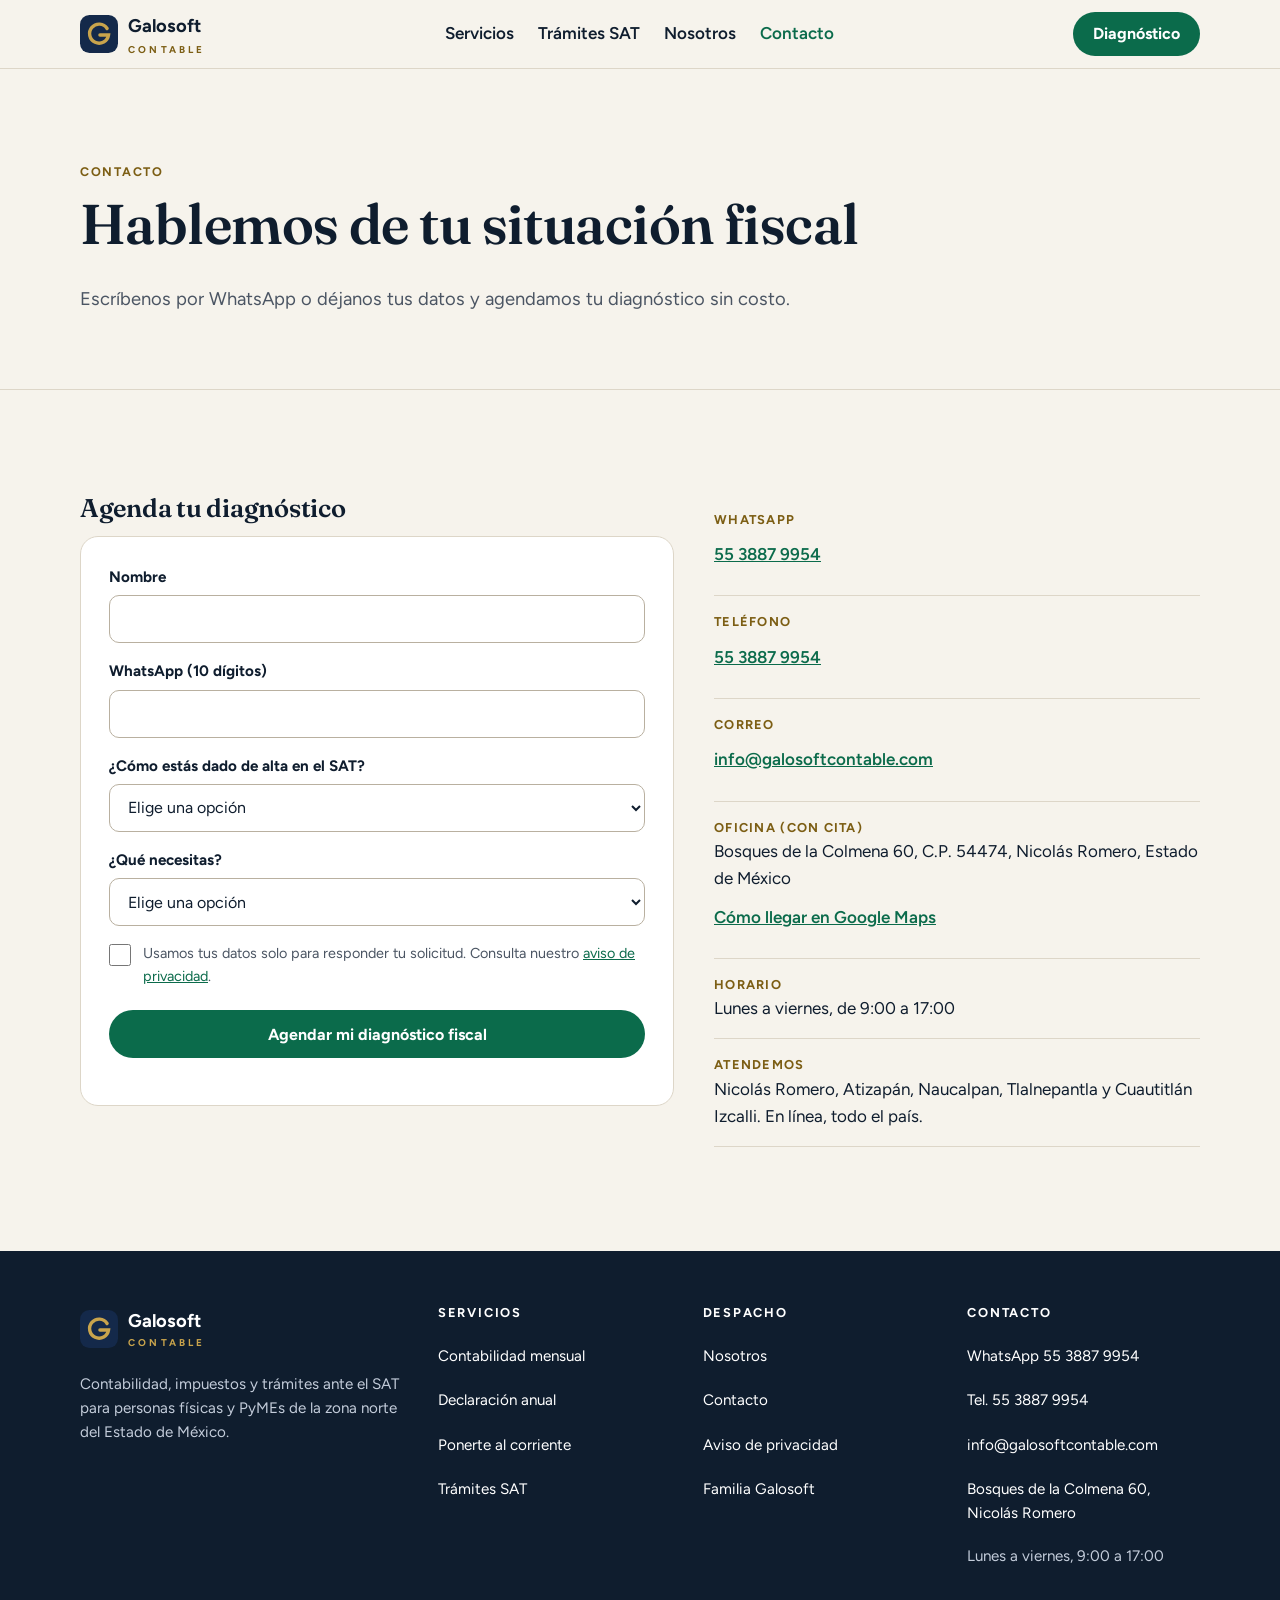
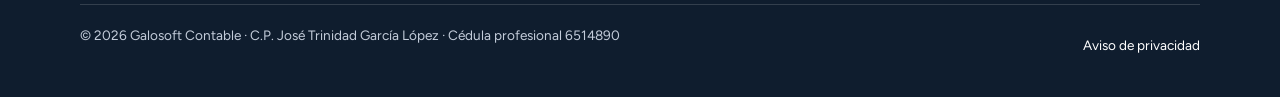
<file: contacto.html>
<!doctype html>
<html lang="es-MX">
<head>
<meta charset="utf-8">
<meta name="viewport" content="width=device-width,initial-scale=1">
<title>Contacto: contador en Nicolás Romero | Galosoft Contable</title>
<meta name="description" content="Agenda tu diagnóstico fiscal sin costo. WhatsApp 55 3887 9954, de lunes a viernes de 9:00 a 17:00. Oficina con cita en Bosques de la Colmena, Nicolás Romero.">
<link rel="canonical" href="https://www.galosoftcontable.com/contacto.html">
<meta property="og:type" content="website">
<meta property="og:locale" content="es_MX">
<meta property="og:site_name" content="Galosoft Contable">
<meta property="og:title" content="Contacto: contador en Nicolás Romero | Galosoft Contable">
<meta property="og:description" content="Agenda tu diagnóstico fiscal sin costo. WhatsApp 55 3887 9954, de lunes a viernes de 9:00 a 17:00. Oficina con cita en Bosques de la Colmena, Nicolás Romero.">
<meta property="og:url" content="https://www.galosoftcontable.com/contacto.html">
<meta property="og:image" content="https://www.galosoftcontable.com/assets/og-contable.png">
<meta property="og:image:width" content="1200"><meta property="og:image:height" content="630">
<meta name="twitter:card" content="summary_large_image">
<meta name="theme-color" content="#14294A">
<link rel="icon" href="assets/favicon.svg" type="image/svg+xml">
<link rel="apple-touch-icon" href="assets/apple-touch-icon.png">
<link rel="preconnect" href="https://fonts.googleapis.com">
<link rel="preconnect" href="https://fonts.gstatic.com" crossorigin>
<link rel="stylesheet" href="https://fonts.googleapis.com/css2?family=Figtree:wght@400;600;700&family=Fraunces:opsz,wght@9..144,600&display=swap">
<link rel="stylesheet" href="assets/styles.css">
<script type="application/ld+json">{"@context": "https://schema.org", "@type": "AccountingService", "@id": "https://www.galosoftcontable.com/#negocio", "name": "Galosoft Contable", "url": "https://www.galosoftcontable.com/", "image": "https://www.galosoftcontable.com/assets/og-contable.png", "logo": "https://www.galosoftcontable.com/assets/apple-touch-icon.png", "telephone": "+525538879954", "email": "info@galosoftcontable.com", "address": {"@type": "PostalAddress", "streetAddress": "Bosques de la Colmena 60", "addressLocality": "Nicolás Romero", "addressRegion": "Estado de México", "postalCode": "54474", "addressCountry": "MX"}, "areaServed": [{"@type": "City", "name": "Nicolás Romero"}, {"@type": "City", "name": "Atizapán de Zaragoza"}, {"@type": "City", "name": "Naucalpan de Juárez"}, {"@type": "City", "name": "Tlalnepantla de Baz"}, {"@type": "City", "name": "Cuautitlán Izcalli"}], "openingHoursSpecification": [{"@type": "OpeningHoursSpecification", "dayOfWeek": ["Monday", "Tuesday", "Wednesday", "Thursday", "Friday"], "opens": "09:00", "closes": "17:00"}], "founder": {"@type": "Person", "name": "José Trinidad García López", "jobTitle": "Contador Público"}, "parentOrganization": {"@type": "Organization", "name": "Galosoft", "url": "https://galosoft.com"}, "contactPoint": {"@type": "ContactPoint", "telephone": "+525538879954", "contactType": "customer service", "areaServed": "MX", "availableLanguage": "es"}}</script>
</head>
<body>
<a class="skip" href="#main">Saltar al contenido</a>
<header class="hdr"><div class="wrap"><a class="brand" href="index.html" aria-label="Galosoft Contable, inicio"><svg viewBox="0 0 40 40" aria-hidden="true"><rect width="40" height="40" rx="10" fill="#14294A"/><path d="M28.5 14.2A10 10 0 1 0 30 21h-9" fill="none" stroke="#C9A44C" stroke-width="3.6" stroke-linecap="round"/></svg><span><b>Galosoft</b><small>CONTABLE</small></span></a>
<nav class="nav" aria-label="Principal"><a href="servicios.html">Servicios</a><a href="tramites-sat.html">Trámites SAT</a><a href="nosotros.html">Nosotros</a><a href="contacto.html" aria-current=page>Contacto</a></nav>
<div class="hdr-cta"><a class="btn btn--primary" href="contacto.html#diagnostico">Diagnóstico</a>
<button class="menu-btn" type="button" aria-expanded="false" aria-controls="mnav" aria-label="Abrir menú"><svg viewBox="0 0 24 24" fill="none" stroke="currentColor" stroke-width="2" stroke-linecap="round" aria-hidden="true"><path d="M4 7h16M4 12h16M4 17h16"/></svg></button></div></div>
<nav class="mnav" id="mnav" aria-label="Menú móvil"><a href="index.html">Inicio</a><a href="servicios.html">Servicios</a><a href="tramites-sat.html">Trámites SAT</a><a href="nosotros.html">Nosotros</a><a href="contacto.html" aria-current=page>Contacto</a></nav></header>
<main id="main">
<section class="page-hero"><div class="wrap"><span class="kicker">Contacto</span>
<h1>Hablemos de tu situación fiscal</h1>
<p class="lead">Escríbenos por WhatsApp o déjanos tus datos y agendamos tu diagnóstico sin costo.</p></div></section>
<section class="sec" id="diagnostico"><div class="wrap split">
<div><h2 style="font-size:1.6rem">Agenda tu diagnóstico</h2><form class="form lead" novalidate data-origen="contacto">
<label>Nombre<input name="nombre" autocomplete="name" required></label>
<label>WhatsApp (10 dígitos)<input name="telefono" type="tel" inputmode="tel" autocomplete="tel-national" pattern="[0-9 ]{10,14}" required></label>
<label>¿Cómo estás dado de alta en el SAT?<select name="regimen" required>
<option value="">Elige una opción</option><option value="pf-sueldo">Persona física con sueldo</option><option value="pf-actividad">Persona física con negocio u honorarios</option><option value="resico-pf">RESICO persona física</option><option value="moral">Persona moral (empresa)</option><option value="no-se">No lo sé</option></select></label>
<label>¿Qué necesitas?<select name="necesidad" required><option value="">Elige una opción</option><option value="contabilidad">Llevar mi contabilidad cada mes</option><option value="regularizacion">Ponerme al corriente con el SAT</option><option value="anual">Mi declaración anual</option><option value="tramite">Un trámite (e.firma, constancia…)</option><option value="otro">Otra cosa</option></select></label>
<div class="hp" aria-hidden="true"><label>Sitio web<input name="sitio_web" tabindex="-1" autocomplete="off"></label></div>
<label class="consent"><input type="checkbox" name="acepto" value="si" required><span>Usamos tus datos solo para responder tu solicitud. Consulta nuestro <a href="aviso-de-privacidad.html">aviso de privacidad</a>.</span></label>
<button class="btn btn--primary" type="submit">Agendar mi diagnóstico fiscal</button>
<p class="lead-status" id="lead-status-contacto" role="status" aria-live="polite"></p>
</form></div>
<div><ul class="contact-list">
<li><b>WhatsApp</b><a href="https://wa.me/525538879954?text=Hola%2C%20vengo%20de%20la%20p%C3%A1gina%20de%20Galosoft%20Contable%20y%20quiero%20agendar%20mi%20diagn%C3%B3stico%20fiscal.">55 3887 9954</a></li>
<li><b>Teléfono</b><a href="tel:+525538879954">55 3887 9954</a></li>
<li><b>Correo</b><a href="mailto:info@galosoftcontable.com">info@galosoftcontable.com</a></li>
<li><b>Oficina (con cita)</b>Bosques de la Colmena 60, C.P. 54474, Nicolás Romero, Estado de México<br><a href="https://www.google.com/maps/search/?api=1&query=Bosques%20de%20la%20Colmena%2060%2C%20Nicol%C3%A1s%20Romero%2C%2054474%2C%20Estado%20de%20M%C3%A9xico" target="_blank" rel="noopener">Cómo llegar en Google Maps</a></li>
<li><b>Horario</b>Lunes a viernes, de 9:00 a 17:00</li>
<li><b>Atendemos</b>Nicolás Romero, Atizapán, Naucalpan, Tlalnepantla y Cuautitlán Izcalli. En línea, todo el país.</li>
</ul></div>
</div></section>
</main>
<footer class="ftr"><div class="wrap">
<div class="cols">
<div><a class="brand" href="index.html" aria-label="Galosoft Contable, inicio"><svg viewBox="0 0 40 40" aria-hidden="true"><rect width="40" height="40" rx="10" fill="#14294A"/><path d="M28.5 14.2A10 10 0 1 0 30 21h-9" fill="none" stroke="#C9A44C" stroke-width="3.6" stroke-linecap="round"/></svg><span><b>Galosoft</b><small>CONTABLE</small></span></a><p style="margin-top:16px;max-width:34ch">Contabilidad, impuestos y trámites ante el SAT para personas físicas y PyMEs de la zona norte del Estado de México.</p></div>
<div><h4>Servicios</h4><ul><li><a href="servicios.html">Contabilidad mensual</a></li><li><a href="declaracion-anual.html">Declaración anual</a></li><li><a href="regularizacion-sat.html">Ponerte al corriente</a></li><li><a href="tramites-sat.html">Trámites SAT</a></li></ul></div>
<div><h4>Despacho</h4><ul><li><a href="nosotros.html">Nosotros</a></li><li><a href="contacto.html">Contacto</a></li><li><a href="aviso-de-privacidad.html">Aviso de privacidad</a></li><li><a href="https://galosoft.com">Familia Galosoft</a></li></ul></div>
<div><h4>Contacto</h4><ul><li><a href="https://wa.me/525538879954?text=Hola%2C%20vengo%20de%20la%20p%C3%A1gina%20de%20Galosoft%20Contable%20y%20quiero%20informaci%C3%B3n.">WhatsApp 55 3887 9954</a></li><li><a href="tel:+525538879954">Tel. 55 3887 9954</a></li><li><a href="mailto:info@galosoftcontable.com">info@galosoftcontable.com</a></li><li><a href="https://www.google.com/maps/search/?api=1&query=Bosques%20de%20la%20Colmena%2060%2C%20Nicol%C3%A1s%20Romero%2C%2054474%2C%20Estado%20de%20M%C3%A9xico">Bosques de la Colmena 60, Nicolás Romero</a></li></ul><p style="margin:8px 0 0">Lunes a viernes, 9:00 a 17:00</p></div>
</div>
<div class="bottom"><span>© 2026 Galosoft Contable · C.P. José Trinidad García López · Cédula profesional 6514890</span><a href="aviso-de-privacidad.html">Aviso de privacidad</a></div>
</div></footer>
<a class="wa-float" href="https://wa.me/525538879954?text=Hola%2C%20vengo%20de%20la%20p%C3%A1gina%20de%20Galosoft%20Contable%20y%20quiero%20informaci%C3%B3n." aria-label="Escribir por WhatsApp"><svg viewBox="0 0 24 24" fill="currentColor" aria-hidden="true"><path d="M12 2a10 10 0 0 0-8.6 15.1L2 22l5-1.3A10 10 0 1 0 12 2Zm0 18.2c-1.5 0-3-.4-4.3-1.2l-.3-.2-3 .8.8-2.9-.2-.3A8.2 8.2 0 1 1 12 20.2Zm4.5-6.1c-.2-.1-1.5-.7-1.7-.8-.2-.1-.4-.1-.6.1l-.8 1c-.1.2-.3.2-.5.1a6.7 6.7 0 0 1-3.3-2.9c-.3-.4.2-.4.7-1.3.1-.2 0-.3 0-.4l-.8-1.8c-.2-.5-.4-.4-.6-.4h-.5a1 1 0 0 0-.7.3 3 3 0 0 0-.9 2.2 5.2 5.2 0 0 0 1.1 2.7 11.8 11.8 0 0 0 4.5 4c1.7.7 2.3.8 3.2.6a2.7 2.7 0 0 0 1.8-1.3c.2-.4.2-.8.1-.9l-.5-.3Z"/></svg></a>
<script src="assets/main.js" defer></script>
</body>
</html>
</file>
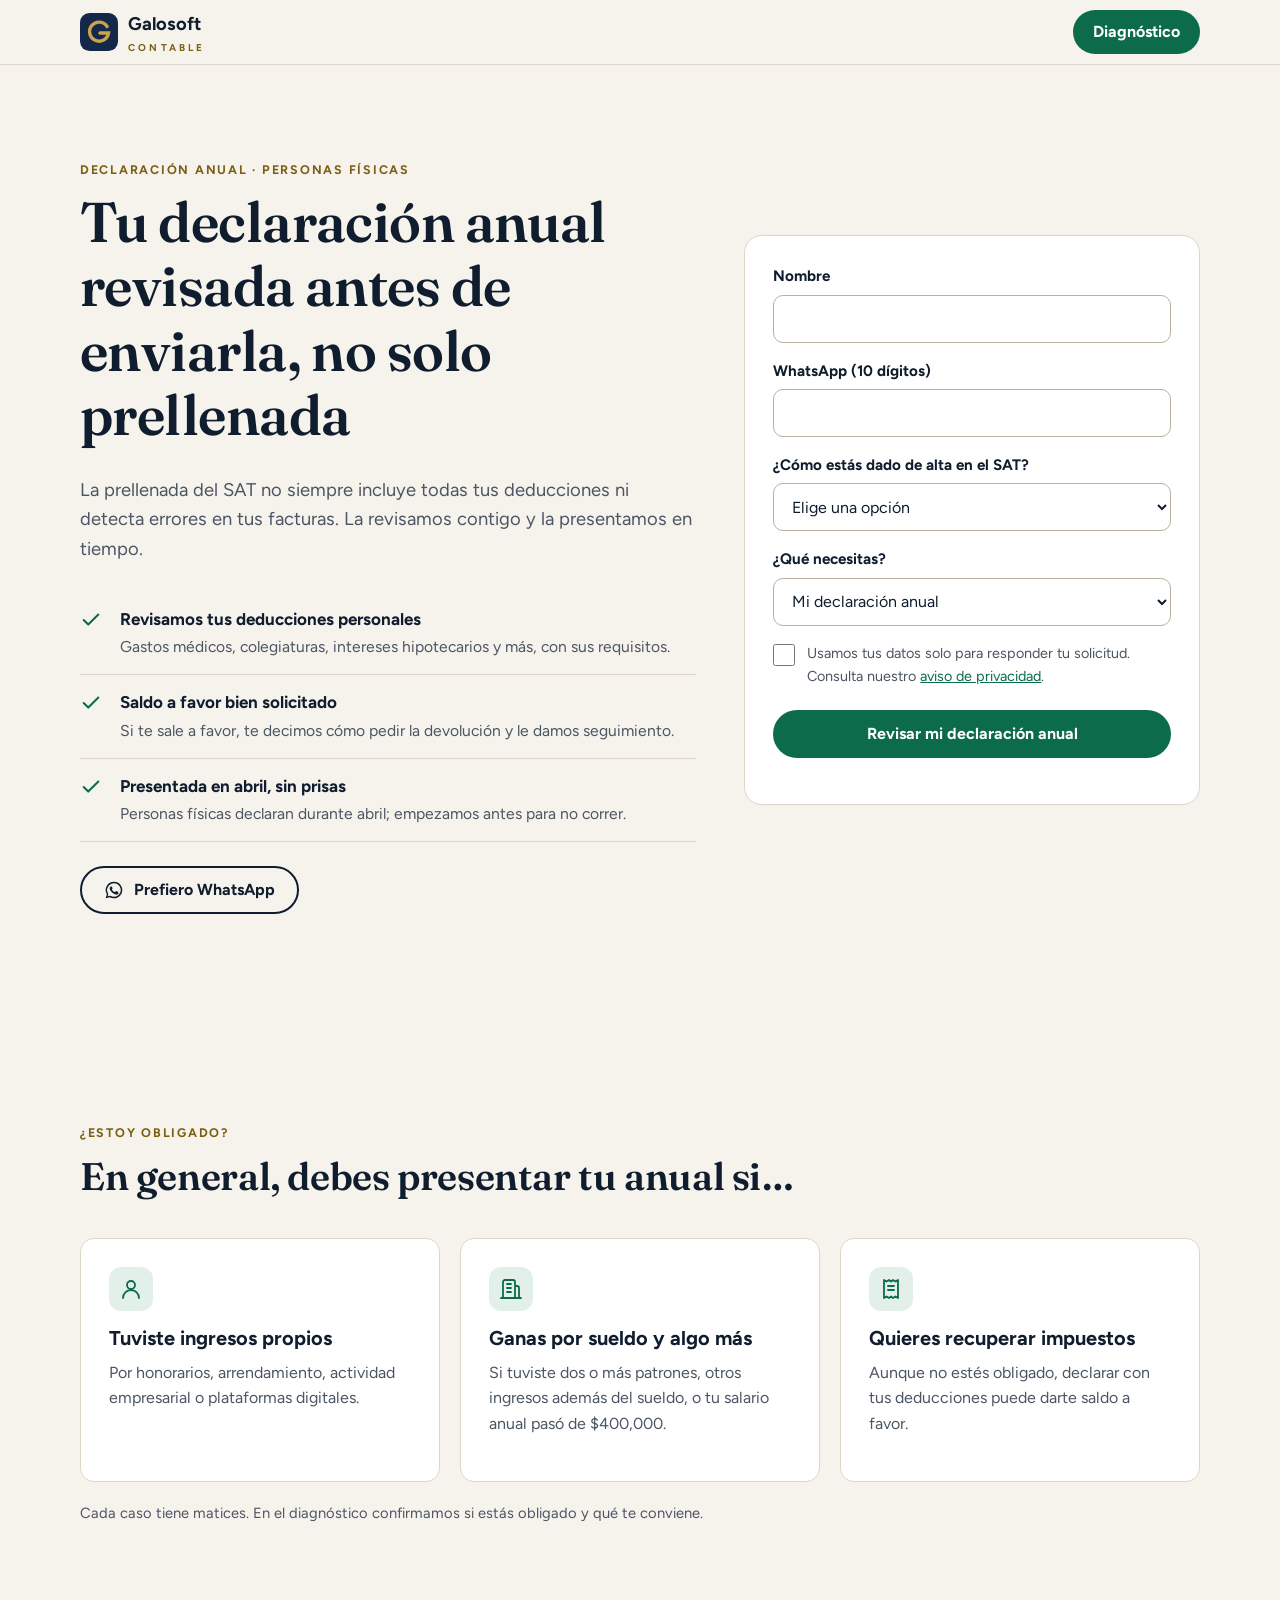
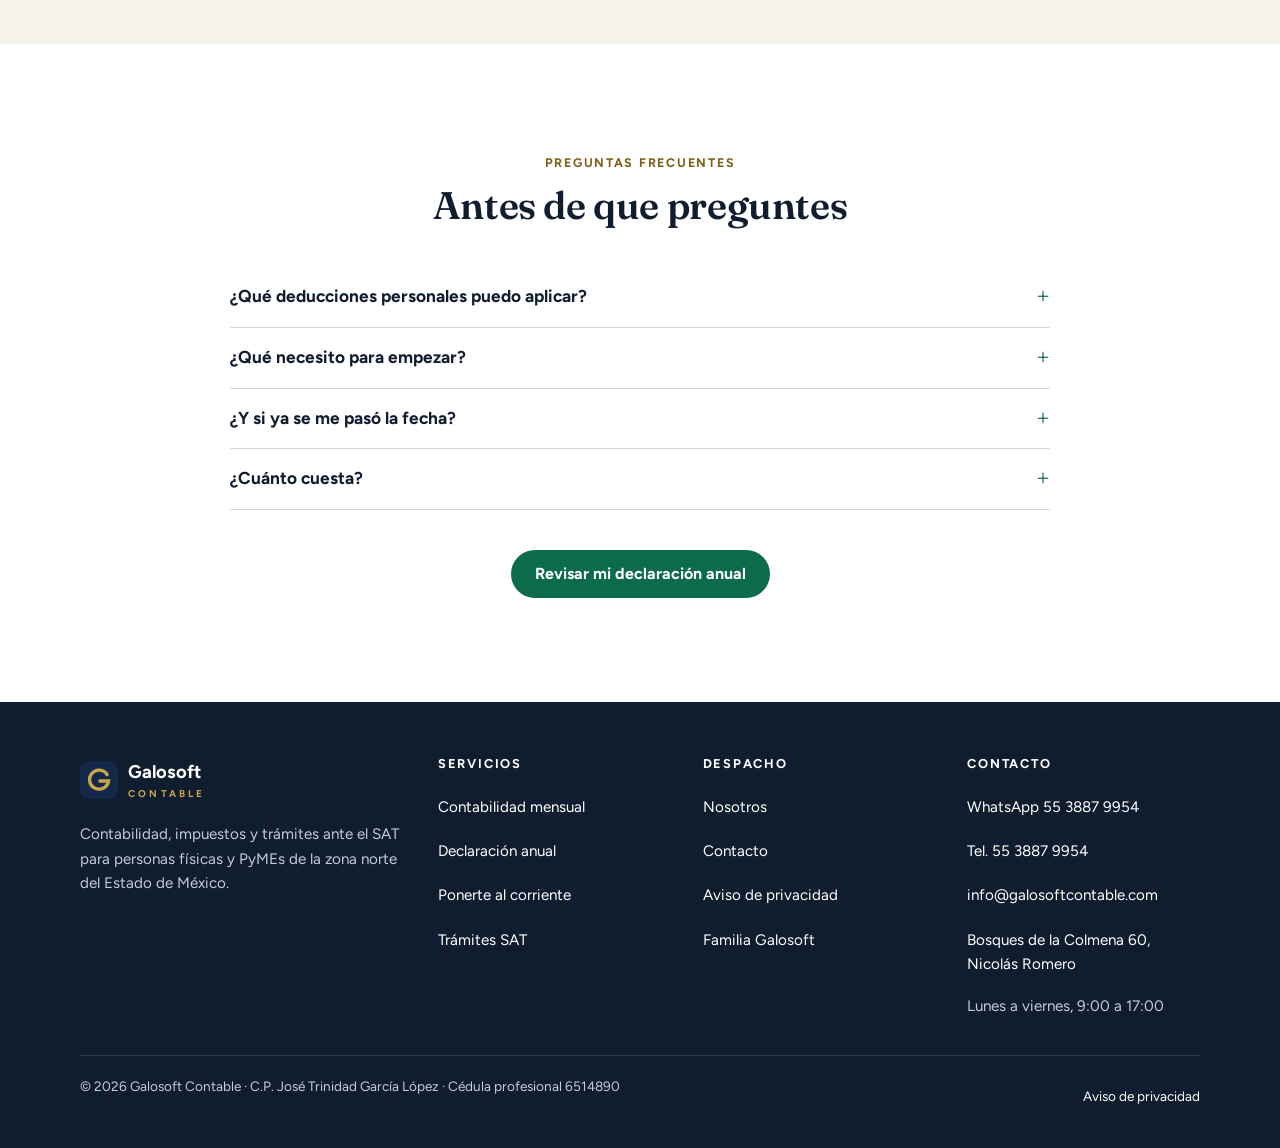
<file: declaracion-anual.html>
<!doctype html>
<html lang="es-MX">
<head>
<meta charset="utf-8">
<meta name="viewport" content="width=device-width,initial-scale=1">
<title>Declaración anual de personas físicas en Nicolás Romero | Galosoft</title>
<meta name="description" content="Presentamos tu declaración anual revisando ingresos y deducciones personales para que pagues lo justo o recuperes tu saldo a favor. Revisión inicial sin costo.">
<link rel="canonical" href="https://www.galosoftcontable.com/declaracion-anual.html">
<meta property="og:type" content="website">
<meta property="og:locale" content="es_MX">
<meta property="og:site_name" content="Galosoft Contable">
<meta property="og:title" content="Declaración anual de personas físicas en Nicolás Romero | Galosoft">
<meta property="og:description" content="Presentamos tu declaración anual revisando ingresos y deducciones personales para que pagues lo justo o recuperes tu saldo a favor. Revisión inicial sin costo.">
<meta property="og:url" content="https://www.galosoftcontable.com/declaracion-anual.html">
<meta property="og:image" content="https://www.galosoftcontable.com/assets/og-contable.png">
<meta property="og:image:width" content="1200"><meta property="og:image:height" content="630">
<meta name="twitter:card" content="summary_large_image">
<meta name="theme-color" content="#14294A">
<link rel="icon" href="assets/favicon.svg" type="image/svg+xml">
<link rel="apple-touch-icon" href="assets/apple-touch-icon.png">
<link rel="preconnect" href="https://fonts.googleapis.com">
<link rel="preconnect" href="https://fonts.gstatic.com" crossorigin>
<link rel="stylesheet" href="https://fonts.googleapis.com/css2?family=Figtree:wght@400;600;700&family=Fraunces:opsz,wght@9..144,600&display=swap">
<link rel="stylesheet" href="assets/styles.css">
</head>
<body>
<a class="skip" href="#main">Saltar al contenido</a>
<header class="hdr hdr--min"><div class="wrap"><a class="brand" href="index.html" aria-label="Galosoft Contable, inicio"><svg viewBox="0 0 40 40" aria-hidden="true"><rect width="40" height="40" rx="10" fill="#14294A"/><path d="M28.5 14.2A10 10 0 1 0 30 21h-9" fill="none" stroke="#C9A44C" stroke-width="3.6" stroke-linecap="round"/></svg><span><b>Galosoft</b><small>CONTABLE</small></span></a>
<div class="hdr-cta"><a class="btn btn--primary" href="#diagnostico">Diagnóstico</a></div></div></header>
<main id="main">
<section class="hero" id="diagnostico"><div class="wrap grid">
<div><span class="kicker">Declaración anual · Personas físicas</span><h1>Tu declaración anual revisada antes de enviarla, no solo prellenada</h1><p class="lead">La prellenada del SAT no siempre incluye todas tus deducciones ni detecta errores en tus facturas. La revisamos contigo y la presentamos en tiempo.</p>
<ul class="checks" style="margin-bottom:24px"><li><svg viewBox="0 0 24 24" fill="none" stroke="currentColor" stroke-width="2.2" stroke-linecap="round" stroke-linejoin="round" aria-hidden="true"><path d="M20 6 9 17l-5-5"/></svg><div><b>Revisamos tus deducciones personales</b><span>Gastos médicos, colegiaturas, intereses hipotecarios y más, con sus requisitos.</span></div></li><li><svg viewBox="0 0 24 24" fill="none" stroke="currentColor" stroke-width="2.2" stroke-linecap="round" stroke-linejoin="round" aria-hidden="true"><path d="M20 6 9 17l-5-5"/></svg><div><b>Saldo a favor bien solicitado</b><span>Si te sale a favor, te decimos cómo pedir la devolución y le damos seguimiento.</span></div></li><li><svg viewBox="0 0 24 24" fill="none" stroke="currentColor" stroke-width="2.2" stroke-linecap="round" stroke-linejoin="round" aria-hidden="true"><path d="M20 6 9 17l-5-5"/></svg><div><b>Presentada en abril, sin prisas</b><span>Personas físicas declaran durante abril; empezamos antes para no correr.</span></div></li></ul>
<a class="btn btn--ghost" href="https://wa.me/525538879954?text=Hola%2C%20vengo%20de%20la%20p%C3%A1gina%20de%20Galosoft%20Contable%20y%20quiero%20ayuda%20con%20mi%20declaraci%C3%B3n%20anual."><svg viewBox="0 0 24 24" fill="currentColor" aria-hidden="true"><path d="M12 2a10 10 0 0 0-8.6 15.1L2 22l5-1.3A10 10 0 1 0 12 2Zm0 18.2c-1.5 0-3-.4-4.3-1.2l-.3-.2-3 .8.8-2.9-.2-.3A8.2 8.2 0 1 1 12 20.2Zm4.5-6.1c-.2-.1-1.5-.7-1.7-.8-.2-.1-.4-.1-.6.1l-.8 1c-.1.2-.3.2-.5.1a6.7 6.7 0 0 1-3.3-2.9c-.3-.4.2-.4.7-1.3.1-.2 0-.3 0-.4l-.8-1.8c-.2-.5-.4-.4-.6-.4h-.5a1 1 0 0 0-.7.3 3 3 0 0 0-.9 2.2 5.2 5.2 0 0 0 1.1 2.7 11.8 11.8 0 0 0 4.5 4c1.7.7 2.3.8 3.2.6a2.7 2.7 0 0 0 1.8-1.3c.2-.4.2-.8.1-.9l-.5-.3Z"/></svg>Prefiero WhatsApp</a></div>
<div><form class="form lead" novalidate data-origen="landing-anual">
<label>Nombre<input name="nombre" autocomplete="name" required></label>
<label>WhatsApp (10 dígitos)<input name="telefono" type="tel" inputmode="tel" autocomplete="tel-national" pattern="[0-9 ]{10,14}" required></label>
<label>¿Cómo estás dado de alta en el SAT?<select name="regimen" required>
<option value="">Elige una opción</option><option value="pf-sueldo">Persona física con sueldo</option><option value="pf-actividad">Persona física con negocio u honorarios</option><option value="resico-pf">RESICO persona física</option><option value="moral">Persona moral (empresa)</option><option value="no-se">No lo sé</option></select></label>
<label>¿Qué necesitas?<select name="necesidad" required><option value="">Elige una opción</option><option value="contabilidad">Llevar mi contabilidad cada mes</option><option value="regularizacion">Ponerme al corriente con el SAT</option><option value="anual" selected>Mi declaración anual</option><option value="tramite">Un trámite (e.firma, constancia…)</option><option value="otro">Otra cosa</option></select></label>
<div class="hp" aria-hidden="true"><label>Sitio web<input name="sitio_web" tabindex="-1" autocomplete="off"></label></div>
<label class="consent"><input type="checkbox" name="acepto" value="si" required><span>Usamos tus datos solo para responder tu solicitud. Consulta nuestro <a href="aviso-de-privacidad.html">aviso de privacidad</a>.</span></label>
<button class="btn btn--primary" type="submit">Revisar mi declaración anual</button>
<p class="lead-status" id="lead-status-landing-anual" role="status" aria-live="polite"></p>
</form></div></div></section>
<section class="sec"><div class="wrap">
<span class="kicker">¿Estoy obligado?</span><h2>En general, debes presentar tu anual si…</h2>
<div class="cards cards--3">
<article class="card"><div class="ico"><svg viewBox="0 0 24 24" fill="none" stroke="currentColor" stroke-width="1.8" stroke-linecap="round" stroke-linejoin="round" aria-hidden="true"><circle cx="12" cy="8" r="4"/><path d="M4 21a8 8 0 0 1 16 0"/></svg></div><h3>Tuviste ingresos propios</h3><p>Por honorarios, arrendamiento, actividad empresarial o plataformas digitales.</p></article>
<article class="card"><div class="ico"><svg viewBox="0 0 24 24" fill="none" stroke="currentColor" stroke-width="1.8" stroke-linecap="round" stroke-linejoin="round" aria-hidden="true"><path d="M4 21V5a2 2 0 0 1 2-2h8a2 2 0 0 1 2 2v16M16 9h2a2 2 0 0 1 2 2v10M2 21h20M8 7h4M8 11h4M8 15h4"/></svg></div><h3>Ganas por sueldo y algo más</h3><p>Si tuviste dos o más patrones, otros ingresos además del sueldo, o tu salario anual pasó de $400,000.</p></article>
<article class="card"><div class="ico"><svg viewBox="0 0 24 24" fill="none" stroke="currentColor" stroke-width="1.8" stroke-linecap="round" stroke-linejoin="round" aria-hidden="true"><path d="M5 3v18l2.5-1.5L10 21l2-1.5 2 1.5 2.5-1.5L19 21V3l-2.5 1.5L14 3l-2 1.5L10 3 7.5 4.5z"/><path d="M9 9h6M9 13h6"/></svg></div><h3>Quieres recuperar impuestos</h3><p>Aunque no estés obligado, declarar con tus deducciones puede darte saldo a favor.</p></article>
</div>
<p class="note" style="margin-top:20px">Cada caso tiene matices. En el diagnóstico confirmamos si estás obligado y qué te conviene.</p>
</div></section>
<section class="sec sec--white"><div class="wrap"><div class="center"><span class="kicker">Preguntas frecuentes</span><h2>Antes de que preguntes</h2></div><div class="faq"><details><summary>¿Qué deducciones personales puedo aplicar?</summary><p>Honorarios médicos y dentales, gastos hospitalarios, colegiaturas, intereses reales de crédito hipotecario, primas de seguros de gastos médicos, gastos funerarios, donativos y aportaciones voluntarias para el retiro, entre otras. Deben estar facturadas a tu RFC y, en general, pagadas con medios electrónicos.</p></details><details><summary>¿Qué necesito para empezar?</summary><p>Tu RFC y tu contraseña del SAT. Con tu autorización descargamos tus facturas de ingresos y deducciones para revisarlas.</p></details><details><summary>¿Y si ya se me pasó la fecha?</summary><p>Se puede presentar de forma extemporánea. Si resulta saldo a cargo, se paga con actualización y recargos; te lo calculamos antes de presentar.</p></details><details><summary>¿Cuánto cuesta?</summary><p>Te damos el costo después de una revisión inicial sin costo, según el tipo de ingresos que tengas.</p></details></div>
<div class="center" style="margin-top:40px"><a class="btn btn--primary" href="#diagnostico">Revisar mi declaración anual</a></div></div></section>
</main>
<footer class="ftr"><div class="wrap">
<div class="cols">
<div><a class="brand" href="index.html" aria-label="Galosoft Contable, inicio"><svg viewBox="0 0 40 40" aria-hidden="true"><rect width="40" height="40" rx="10" fill="#14294A"/><path d="M28.5 14.2A10 10 0 1 0 30 21h-9" fill="none" stroke="#C9A44C" stroke-width="3.6" stroke-linecap="round"/></svg><span><b>Galosoft</b><small>CONTABLE</small></span></a><p style="margin-top:16px;max-width:34ch">Contabilidad, impuestos y trámites ante el SAT para personas físicas y PyMEs de la zona norte del Estado de México.</p></div>
<div><h4>Servicios</h4><ul><li><a href="servicios.html">Contabilidad mensual</a></li><li><a href="declaracion-anual.html">Declaración anual</a></li><li><a href="regularizacion-sat.html">Ponerte al corriente</a></li><li><a href="tramites-sat.html">Trámites SAT</a></li></ul></div>
<div><h4>Despacho</h4><ul><li><a href="nosotros.html">Nosotros</a></li><li><a href="contacto.html">Contacto</a></li><li><a href="aviso-de-privacidad.html">Aviso de privacidad</a></li><li><a href="https://galosoft.com">Familia Galosoft</a></li></ul></div>
<div><h4>Contacto</h4><ul><li><a href="https://wa.me/525538879954?text=Hola%2C%20vengo%20de%20la%20p%C3%A1gina%20de%20Galosoft%20Contable%20y%20quiero%20ayuda%20con%20mi%20declaraci%C3%B3n%20anual.">WhatsApp 55 3887 9954</a></li><li><a href="tel:+525538879954">Tel. 55 3887 9954</a></li><li><a href="mailto:info@galosoftcontable.com">info@galosoftcontable.com</a></li><li><a href="https://www.google.com/maps/search/?api=1&query=Bosques%20de%20la%20Colmena%2060%2C%20Nicol%C3%A1s%20Romero%2C%2054474%2C%20Estado%20de%20M%C3%A9xico">Bosques de la Colmena 60, Nicolás Romero</a></li></ul><p style="margin:8px 0 0">Lunes a viernes, 9:00 a 17:00</p></div>
</div>
<div class="bottom"><span>© 2026 Galosoft Contable · C.P. José Trinidad García López · Cédula profesional 6514890</span><a href="aviso-de-privacidad.html">Aviso de privacidad</a></div>
</div></footer>
<a class="wa-float" href="https://wa.me/525538879954?text=Hola%2C%20vengo%20de%20la%20p%C3%A1gina%20de%20Galosoft%20Contable%20y%20quiero%20ayuda%20con%20mi%20declaraci%C3%B3n%20anual." aria-label="Escribir por WhatsApp"><svg viewBox="0 0 24 24" fill="currentColor" aria-hidden="true"><path d="M12 2a10 10 0 0 0-8.6 15.1L2 22l5-1.3A10 10 0 1 0 12 2Zm0 18.2c-1.5 0-3-.4-4.3-1.2l-.3-.2-3 .8.8-2.9-.2-.3A8.2 8.2 0 1 1 12 20.2Zm4.5-6.1c-.2-.1-1.5-.7-1.7-.8-.2-.1-.4-.1-.6.1l-.8 1c-.1.2-.3.2-.5.1a6.7 6.7 0 0 1-3.3-2.9c-.3-.4.2-.4.7-1.3.1-.2 0-.3 0-.4l-.8-1.8c-.2-.5-.4-.4-.6-.4h-.5a1 1 0 0 0-.7.3 3 3 0 0 0-.9 2.2 5.2 5.2 0 0 0 1.1 2.7 11.8 11.8 0 0 0 4.5 4c1.7.7 2.3.8 3.2.6a2.7 2.7 0 0 0 1.8-1.3c.2-.4.2-.8.1-.9l-.5-.3Z"/></svg></a>
<script src="assets/main.js" defer></script>
</body>
</html>
</file>
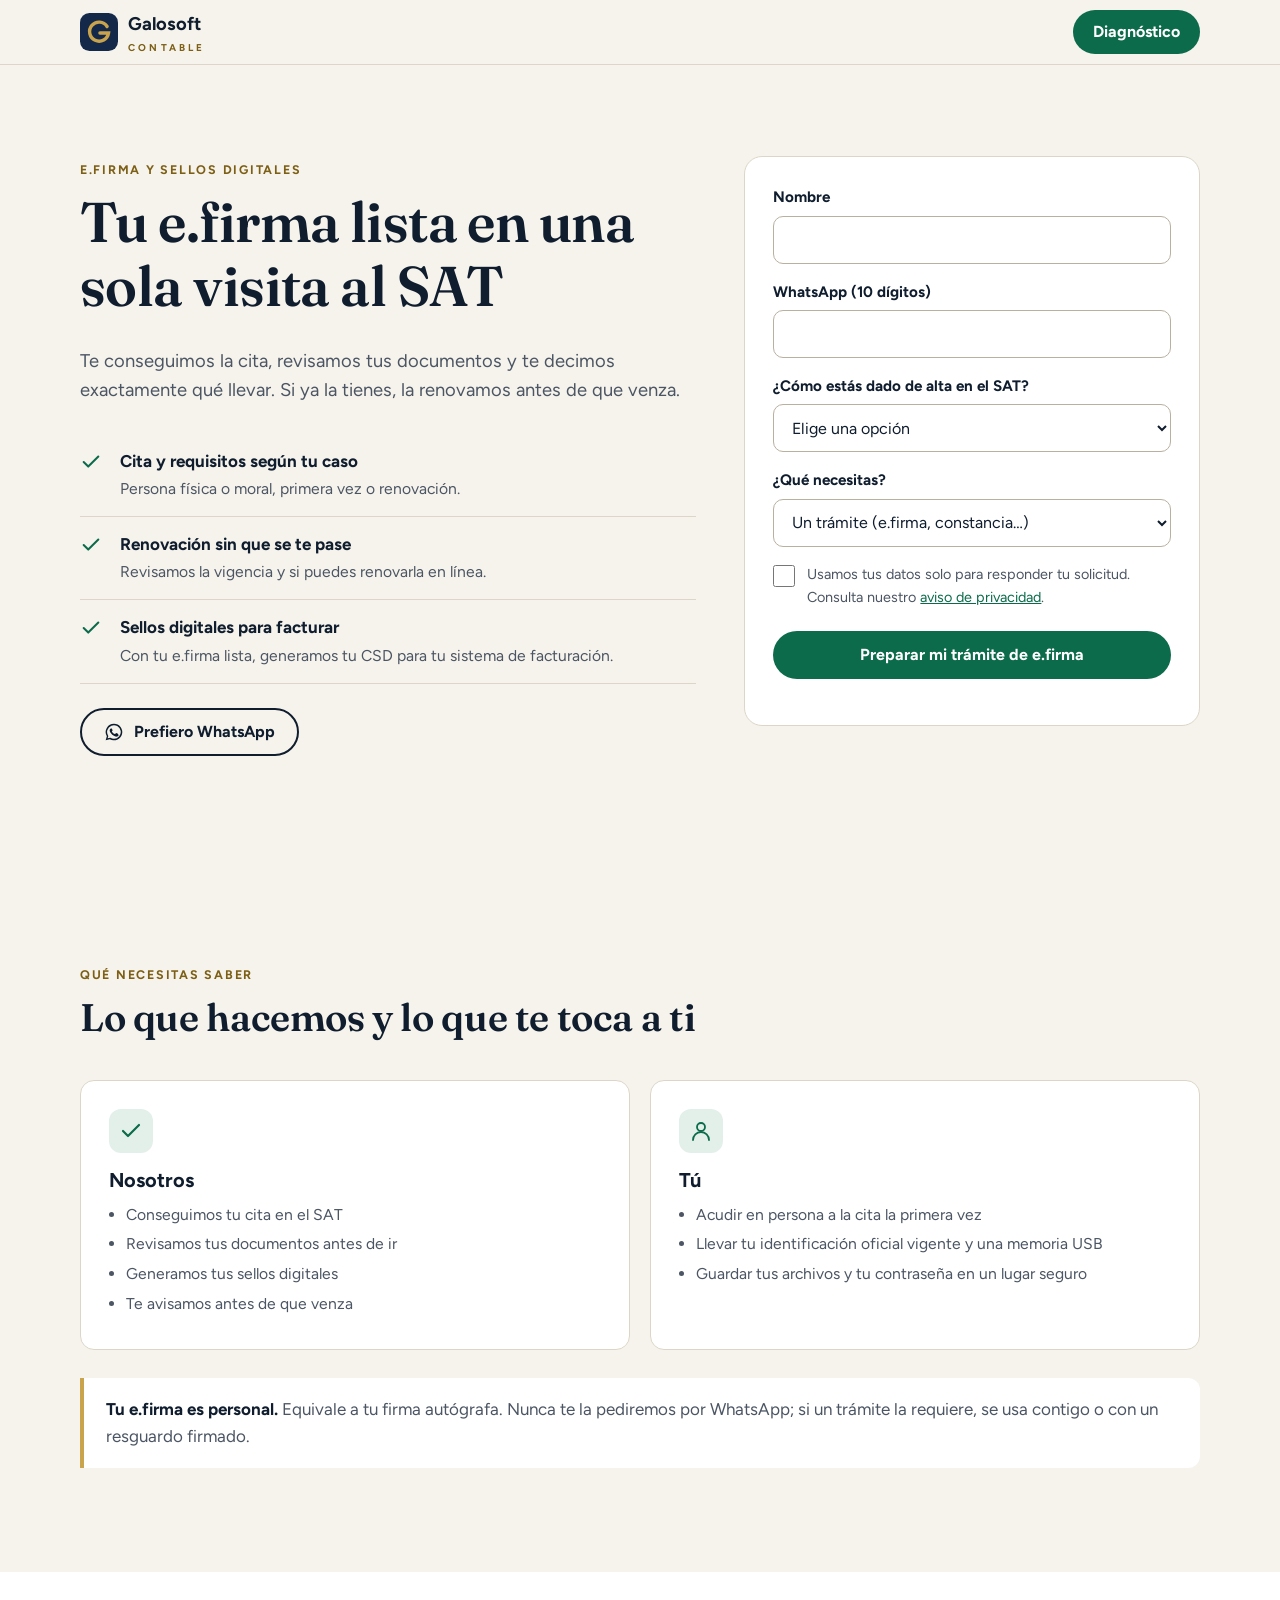
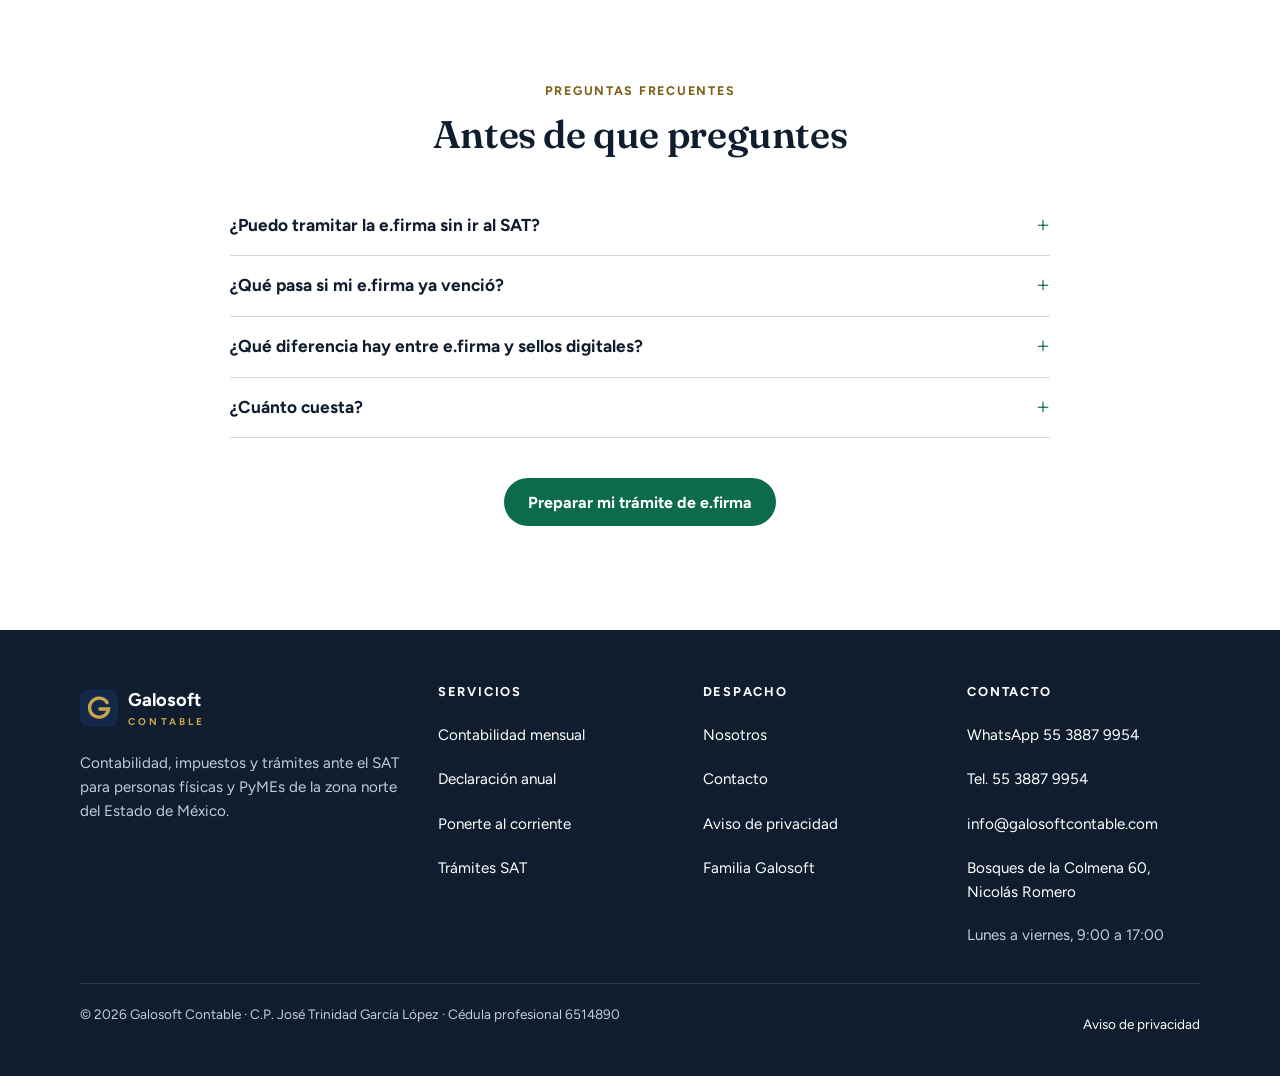
<file: efirma.html>
<!doctype html>
<html lang="es-MX">
<head>
<meta charset="utf-8">
<meta name="viewport" content="width=device-width,initial-scale=1">
<title>Trámite de e.firma y sellos digitales en Nicolás Romero | Galosoft</title>
<meta name="description" content="Te preparamos la cita y los requisitos para tramitar o renovar tu e.firma del SAT y generamos tus sellos digitales para facturar. Pregunta por WhatsApp.">
<link rel="canonical" href="https://www.galosoftcontable.com/efirma.html">
<meta property="og:type" content="website">
<meta property="og:locale" content="es_MX">
<meta property="og:site_name" content="Galosoft Contable">
<meta property="og:title" content="Trámite de e.firma y sellos digitales en Nicolás Romero | Galosoft">
<meta property="og:description" content="Te preparamos la cita y los requisitos para tramitar o renovar tu e.firma del SAT y generamos tus sellos digitales para facturar. Pregunta por WhatsApp.">
<meta property="og:url" content="https://www.galosoftcontable.com/efirma.html">
<meta property="og:image" content="https://www.galosoftcontable.com/assets/og-contable.png">
<meta property="og:image:width" content="1200"><meta property="og:image:height" content="630">
<meta name="twitter:card" content="summary_large_image">
<meta name="theme-color" content="#14294A">
<link rel="icon" href="assets/favicon.svg" type="image/svg+xml">
<link rel="apple-touch-icon" href="assets/apple-touch-icon.png">
<link rel="preconnect" href="https://fonts.googleapis.com">
<link rel="preconnect" href="https://fonts.gstatic.com" crossorigin>
<link rel="stylesheet" href="https://fonts.googleapis.com/css2?family=Figtree:wght@400;600;700&family=Fraunces:opsz,wght@9..144,600&display=swap">
<link rel="stylesheet" href="assets/styles.css">
</head>
<body>
<a class="skip" href="#main">Saltar al contenido</a>
<header class="hdr hdr--min"><div class="wrap"><a class="brand" href="index.html" aria-label="Galosoft Contable, inicio"><svg viewBox="0 0 40 40" aria-hidden="true"><rect width="40" height="40" rx="10" fill="#14294A"/><path d="M28.5 14.2A10 10 0 1 0 30 21h-9" fill="none" stroke="#C9A44C" stroke-width="3.6" stroke-linecap="round"/></svg><span><b>Galosoft</b><small>CONTABLE</small></span></a>
<div class="hdr-cta"><a class="btn btn--primary" href="#diagnostico">Diagnóstico</a></div></div></header>
<main id="main">
<section class="hero" id="diagnostico"><div class="wrap grid">
<div><span class="kicker">e.firma y sellos digitales</span><h1>Tu e.firma lista en una sola visita al SAT</h1><p class="lead">Te conseguimos la cita, revisamos tus documentos y te decimos exactamente qué llevar. Si ya la tienes, la renovamos antes de que venza.</p>
<ul class="checks" style="margin-bottom:24px"><li><svg viewBox="0 0 24 24" fill="none" stroke="currentColor" stroke-width="2.2" stroke-linecap="round" stroke-linejoin="round" aria-hidden="true"><path d="M20 6 9 17l-5-5"/></svg><div><b>Cita y requisitos según tu caso</b><span>Persona física o moral, primera vez o renovación.</span></div></li><li><svg viewBox="0 0 24 24" fill="none" stroke="currentColor" stroke-width="2.2" stroke-linecap="round" stroke-linejoin="round" aria-hidden="true"><path d="M20 6 9 17l-5-5"/></svg><div><b>Renovación sin que se te pase</b><span>Revisamos la vigencia y si puedes renovarla en línea.</span></div></li><li><svg viewBox="0 0 24 24" fill="none" stroke="currentColor" stroke-width="2.2" stroke-linecap="round" stroke-linejoin="round" aria-hidden="true"><path d="M20 6 9 17l-5-5"/></svg><div><b>Sellos digitales para facturar</b><span>Con tu e.firma lista, generamos tu CSD para tu sistema de facturación.</span></div></li></ul>
<a class="btn btn--ghost" href="https://wa.me/525538879954?text=Hola%2C%20vengo%20de%20la%20p%C3%A1gina%20de%20Galosoft%20Contable%20y%20necesito%20ayuda%20con%20mi%20e.firma."><svg viewBox="0 0 24 24" fill="currentColor" aria-hidden="true"><path d="M12 2a10 10 0 0 0-8.6 15.1L2 22l5-1.3A10 10 0 1 0 12 2Zm0 18.2c-1.5 0-3-.4-4.3-1.2l-.3-.2-3 .8.8-2.9-.2-.3A8.2 8.2 0 1 1 12 20.2Zm4.5-6.1c-.2-.1-1.5-.7-1.7-.8-.2-.1-.4-.1-.6.1l-.8 1c-.1.2-.3.2-.5.1a6.7 6.7 0 0 1-3.3-2.9c-.3-.4.2-.4.7-1.3.1-.2 0-.3 0-.4l-.8-1.8c-.2-.5-.4-.4-.6-.4h-.5a1 1 0 0 0-.7.3 3 3 0 0 0-.9 2.2 5.2 5.2 0 0 0 1.1 2.7 11.8 11.8 0 0 0 4.5 4c1.7.7 2.3.8 3.2.6a2.7 2.7 0 0 0 1.8-1.3c.2-.4.2-.8.1-.9l-.5-.3Z"/></svg>Prefiero WhatsApp</a></div>
<div><form class="form lead" novalidate data-origen="landing-efirma">
<label>Nombre<input name="nombre" autocomplete="name" required></label>
<label>WhatsApp (10 dígitos)<input name="telefono" type="tel" inputmode="tel" autocomplete="tel-national" pattern="[0-9 ]{10,14}" required></label>
<label>¿Cómo estás dado de alta en el SAT?<select name="regimen" required>
<option value="">Elige una opción</option><option value="pf-sueldo">Persona física con sueldo</option><option value="pf-actividad">Persona física con negocio u honorarios</option><option value="resico-pf">RESICO persona física</option><option value="moral">Persona moral (empresa)</option><option value="no-se">No lo sé</option></select></label>
<label>¿Qué necesitas?<select name="necesidad" required><option value="">Elige una opción</option><option value="contabilidad">Llevar mi contabilidad cada mes</option><option value="regularizacion">Ponerme al corriente con el SAT</option><option value="anual">Mi declaración anual</option><option value="tramite" selected>Un trámite (e.firma, constancia…)</option><option value="otro">Otra cosa</option></select></label>
<div class="hp" aria-hidden="true"><label>Sitio web<input name="sitio_web" tabindex="-1" autocomplete="off"></label></div>
<label class="consent"><input type="checkbox" name="acepto" value="si" required><span>Usamos tus datos solo para responder tu solicitud. Consulta nuestro <a href="aviso-de-privacidad.html">aviso de privacidad</a>.</span></label>
<button class="btn btn--primary" type="submit">Preparar mi trámite de e.firma</button>
<p class="lead-status" id="lead-status-landing-efirma" role="status" aria-live="polite"></p>
</form></div></div></section>
<section class="sec"><div class="wrap">
<span class="kicker">Qué necesitas saber</span><h2>Lo que hacemos y lo que te toca a ti</h2>
<div class="cards">
<article class="card"><div class="ico"><svg viewBox="0 0 24 24" fill="none" stroke="currentColor" stroke-width="2.2" stroke-linecap="round" stroke-linejoin="round" aria-hidden="true"><path d="M20 6 9 17l-5-5"/></svg></div><h3>Nosotros</h3><ul><li>Conseguimos tu cita en el SAT</li><li>Revisamos tus documentos antes de ir</li><li>Generamos tus sellos digitales</li><li>Te avisamos antes de que venza</li></ul></article>
<article class="card"><div class="ico"><svg viewBox="0 0 24 24" fill="none" stroke="currentColor" stroke-width="1.8" stroke-linecap="round" stroke-linejoin="round" aria-hidden="true"><circle cx="12" cy="8" r="4"/><path d="M4 21a8 8 0 0 1 16 0"/></svg></div><h3>Tú</h3><ul><li>Acudir en persona a la cita la primera vez</li><li>Llevar tu identificación oficial vigente y una memoria USB</li><li>Guardar tus archivos y tu contraseña en un lugar seguro</li></ul></article>
</div>
<div class="callout"><b>Tu e.firma es personal.</b> Equivale a tu firma autógrafa. Nunca te la pediremos por WhatsApp; si un trámite la requiere, se usa contigo o con un resguardo firmado.</div>
</div></section>
<section class="sec sec--white"><div class="wrap"><div class="center"><span class="kicker">Preguntas frecuentes</span><h2>Antes de que preguntes</h2></div><div class="faq"><details><summary>¿Puedo tramitar la e.firma sin ir al SAT?</summary><p>La primera vez, no: el SAT exige que acudas en persona. La renovación, en muchos casos, sí se puede hacer en línea.</p></details><details><summary>¿Qué pasa si mi e.firma ya venció?</summary><p>Depende de cuánto tiempo lleve vencida. Revisamos tu caso y te decimos si se renueva en línea o necesitas cita.</p></details><details><summary>¿Qué diferencia hay entre e.firma y sellos digitales?</summary><p>La e.firma te identifica ante el SAT para trámites y declaraciones. El certificado de sello digital (CSD) sirve para emitir facturas.</p></details><details><summary>¿Cuánto cuesta?</summary><p>El trámite ante el SAT es gratuito. Te cotizamos nuestro acompañamiento por WhatsApp antes de empezar.</p></details></div>
<div class="center" style="margin-top:40px"><a class="btn btn--primary" href="#diagnostico">Preparar mi trámite de e.firma</a></div></div></section>
</main>
<footer class="ftr"><div class="wrap">
<div class="cols">
<div><a class="brand" href="index.html" aria-label="Galosoft Contable, inicio"><svg viewBox="0 0 40 40" aria-hidden="true"><rect width="40" height="40" rx="10" fill="#14294A"/><path d="M28.5 14.2A10 10 0 1 0 30 21h-9" fill="none" stroke="#C9A44C" stroke-width="3.6" stroke-linecap="round"/></svg><span><b>Galosoft</b><small>CONTABLE</small></span></a><p style="margin-top:16px;max-width:34ch">Contabilidad, impuestos y trámites ante el SAT para personas físicas y PyMEs de la zona norte del Estado de México.</p></div>
<div><h4>Servicios</h4><ul><li><a href="servicios.html">Contabilidad mensual</a></li><li><a href="declaracion-anual.html">Declaración anual</a></li><li><a href="regularizacion-sat.html">Ponerte al corriente</a></li><li><a href="tramites-sat.html">Trámites SAT</a></li></ul></div>
<div><h4>Despacho</h4><ul><li><a href="nosotros.html">Nosotros</a></li><li><a href="contacto.html">Contacto</a></li><li><a href="aviso-de-privacidad.html">Aviso de privacidad</a></li><li><a href="https://galosoft.com">Familia Galosoft</a></li></ul></div>
<div><h4>Contacto</h4><ul><li><a href="https://wa.me/525538879954?text=Hola%2C%20vengo%20de%20la%20p%C3%A1gina%20de%20Galosoft%20Contable%20y%20necesito%20ayuda%20con%20mi%20e.firma.">WhatsApp 55 3887 9954</a></li><li><a href="tel:+525538879954">Tel. 55 3887 9954</a></li><li><a href="mailto:info@galosoftcontable.com">info@galosoftcontable.com</a></li><li><a href="https://www.google.com/maps/search/?api=1&query=Bosques%20de%20la%20Colmena%2060%2C%20Nicol%C3%A1s%20Romero%2C%2054474%2C%20Estado%20de%20M%C3%A9xico">Bosques de la Colmena 60, Nicolás Romero</a></li></ul><p style="margin:8px 0 0">Lunes a viernes, 9:00 a 17:00</p></div>
</div>
<div class="bottom"><span>© 2026 Galosoft Contable · C.P. José Trinidad García López · Cédula profesional 6514890</span><a href="aviso-de-privacidad.html">Aviso de privacidad</a></div>
</div></footer>
<a class="wa-float" href="https://wa.me/525538879954?text=Hola%2C%20vengo%20de%20la%20p%C3%A1gina%20de%20Galosoft%20Contable%20y%20necesito%20ayuda%20con%20mi%20e.firma." aria-label="Escribir por WhatsApp"><svg viewBox="0 0 24 24" fill="currentColor" aria-hidden="true"><path d="M12 2a10 10 0 0 0-8.6 15.1L2 22l5-1.3A10 10 0 1 0 12 2Zm0 18.2c-1.5 0-3-.4-4.3-1.2l-.3-.2-3 .8.8-2.9-.2-.3A8.2 8.2 0 1 1 12 20.2Zm4.5-6.1c-.2-.1-1.5-.7-1.7-.8-.2-.1-.4-.1-.6.1l-.8 1c-.1.2-.3.2-.5.1a6.7 6.7 0 0 1-3.3-2.9c-.3-.4.2-.4.7-1.3.1-.2 0-.3 0-.4l-.8-1.8c-.2-.5-.4-.4-.6-.4h-.5a1 1 0 0 0-.7.3 3 3 0 0 0-.9 2.2 5.2 5.2 0 0 0 1.1 2.7 11.8 11.8 0 0 0 4.5 4c1.7.7 2.3.8 3.2.6a2.7 2.7 0 0 0 1.8-1.3c.2-.4.2-.8.1-.9l-.5-.3Z"/></svg></a>
<script src="assets/main.js" defer></script>
</body>
</html>
</file>
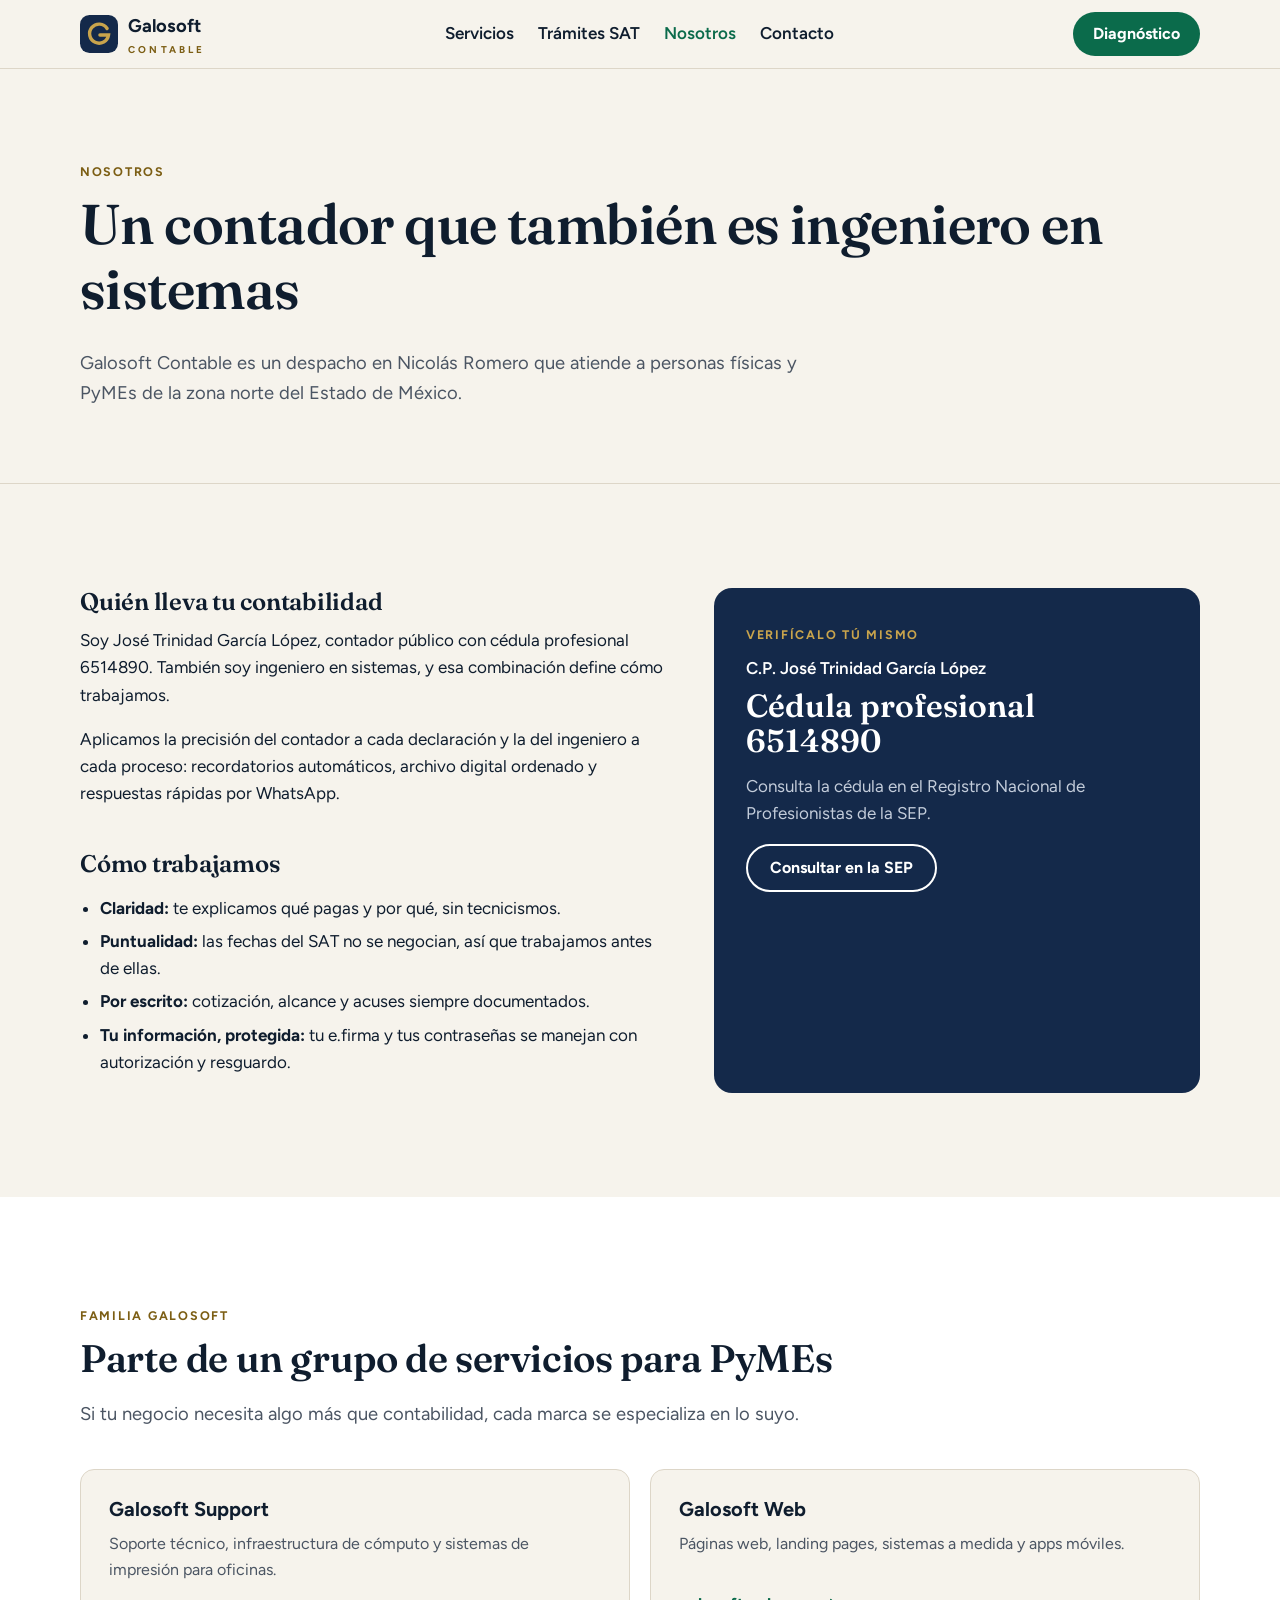
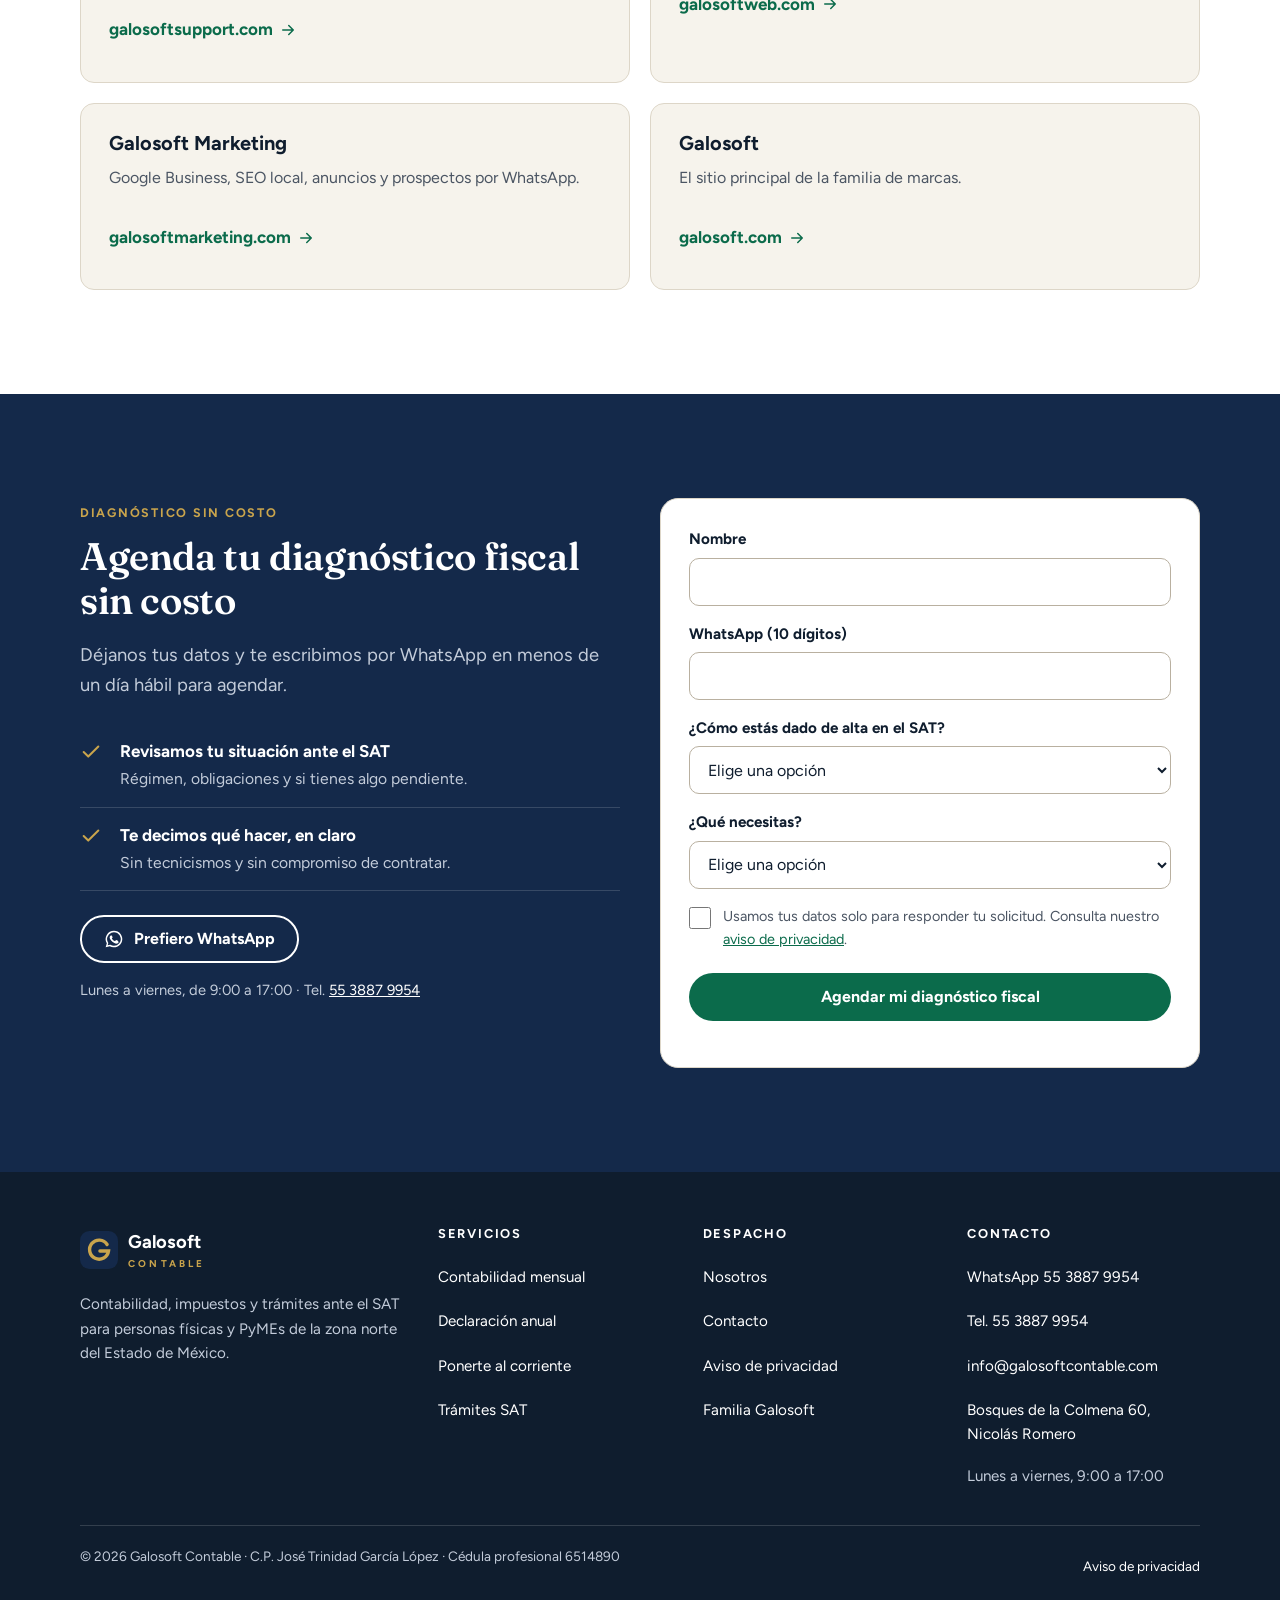
<file: nosotros.html>
<!doctype html>
<html lang="es-MX">
<head>
<meta charset="utf-8">
<meta name="viewport" content="width=device-width,initial-scale=1">
<title>Nosotros: C.P. José Trinidad García López | Galosoft Contable</title>
<meta name="description" content="Despacho contable en Nicolás Romero a cargo del C.P. José Trinidad García López, cédula 6514890. Contador e ingeniero en sistemas al servicio de tus impuestos.">
<link rel="canonical" href="https://www.galosoftcontable.com/nosotros.html">
<meta property="og:type" content="website">
<meta property="og:locale" content="es_MX">
<meta property="og:site_name" content="Galosoft Contable">
<meta property="og:title" content="Nosotros: C.P. José Trinidad García López | Galosoft Contable">
<meta property="og:description" content="Despacho contable en Nicolás Romero a cargo del C.P. José Trinidad García López, cédula 6514890. Contador e ingeniero en sistemas al servicio de tus impuestos.">
<meta property="og:url" content="https://www.galosoftcontable.com/nosotros.html">
<meta property="og:image" content="https://www.galosoftcontable.com/assets/og-contable.png">
<meta property="og:image:width" content="1200"><meta property="og:image:height" content="630">
<meta name="twitter:card" content="summary_large_image">
<meta name="theme-color" content="#14294A">
<link rel="icon" href="assets/favicon.svg" type="image/svg+xml">
<link rel="apple-touch-icon" href="assets/apple-touch-icon.png">
<link rel="preconnect" href="https://fonts.googleapis.com">
<link rel="preconnect" href="https://fonts.gstatic.com" crossorigin>
<link rel="stylesheet" href="https://fonts.googleapis.com/css2?family=Figtree:wght@400;600;700&family=Fraunces:opsz,wght@9..144,600&display=swap">
<link rel="stylesheet" href="assets/styles.css">
</head>
<body>
<a class="skip" href="#main">Saltar al contenido</a>
<header class="hdr"><div class="wrap"><a class="brand" href="index.html" aria-label="Galosoft Contable, inicio"><svg viewBox="0 0 40 40" aria-hidden="true"><rect width="40" height="40" rx="10" fill="#14294A"/><path d="M28.5 14.2A10 10 0 1 0 30 21h-9" fill="none" stroke="#C9A44C" stroke-width="3.6" stroke-linecap="round"/></svg><span><b>Galosoft</b><small>CONTABLE</small></span></a>
<nav class="nav" aria-label="Principal"><a href="servicios.html">Servicios</a><a href="tramites-sat.html">Trámites SAT</a><a href="nosotros.html" aria-current=page>Nosotros</a><a href="contacto.html">Contacto</a></nav>
<div class="hdr-cta"><a class="btn btn--primary" href="contacto.html#diagnostico">Diagnóstico</a>
<button class="menu-btn" type="button" aria-expanded="false" aria-controls="mnav" aria-label="Abrir menú"><svg viewBox="0 0 24 24" fill="none" stroke="currentColor" stroke-width="2" stroke-linecap="round" aria-hidden="true"><path d="M4 7h16M4 12h16M4 17h16"/></svg></button></div></div>
<nav class="mnav" id="mnav" aria-label="Menú móvil"><a href="index.html">Inicio</a><a href="servicios.html">Servicios</a><a href="tramites-sat.html">Trámites SAT</a><a href="nosotros.html" aria-current=page>Nosotros</a><a href="contacto.html">Contacto</a></nav></header>
<main id="main">
<section class="page-hero"><div class="wrap"><span class="kicker">Nosotros</span>
<h1>Un contador que también es ingeniero en sistemas</h1>
<p class="lead">Galosoft Contable es un despacho en Nicolás Romero que atiende a personas físicas y PyMEs de la zona norte del Estado de México.</p></div></section>
<section class="sec"><div class="wrap split">
<div class="prose">
<h2 style="margin-top:0">Quién lleva tu contabilidad</h2>
<p>Soy José Trinidad García López, contador público con cédula profesional 6514890. También soy ingeniero en sistemas, y esa combinación define cómo trabajamos.</p>
<p>Aplicamos la precisión del contador a cada declaración y la del ingeniero a cada proceso: recordatorios automáticos, archivo digital ordenado y respuestas rápidas por WhatsApp.</p>
<h2>Cómo trabajamos</h2>
<ul><li><b>Claridad:</b> te explicamos qué pagas y por qué, sin tecnicismos.</li><li><b>Puntualidad:</b> las fechas del SAT no se negocian, así que trabajamos antes de ellas.</li><li><b>Por escrito:</b> cotización, alcance y acuses siempre documentados.</li><li><b>Tu información, protegida:</b> tu e.firma y tus contraseñas se manejan con autorización y resguardo.</li></ul>
</div>
<div class="cred"><span class="kicker">Verifícalo tú mismo</span>
<p style="margin:0;color:#fff;font-weight:600">C.P. José Trinidad García López</p>
<p class="num">Cédula profesional 6514890</p>
<p>Consulta la cédula en el Registro Nacional de Profesionistas de la SEP.</p>
<a class="btn btn--ghost" style="color:#fff;border-color:#fff" href="https://www.cedulaprofesional.sep.gob.mx/" target="_blank" rel="noopener">Consultar en la SEP</a></div>
</div></section>
<section class="sec sec--white"><div class="wrap">
<span class="kicker">Familia Galosoft</span><h2>Parte de un grupo de servicios para PyMEs</h2>
<p class="lead">Si tu negocio necesita algo más que contabilidad, cada marca se especializa en lo suyo.</p>
<div class="cards">
<article class="card"><h3>Galosoft Support</h3><p>Soporte técnico, infraestructura de cómputo y sistemas de impresión para oficinas.</p><a class="more" href="https://galosoftsupport.com">galosoftsupport.com <svg viewBox="0 0 24 24" fill="none" stroke="currentColor" stroke-width="2" stroke-linecap="round" stroke-linejoin="round" aria-hidden="true" width="18" height="18"><path d="M5 12h14M13 6l6 6-6 6"/></svg></a></article>
<article class="card"><h3>Galosoft Web</h3><p>Páginas web, landing pages, sistemas a medida y apps móviles.</p><a class="more" href="https://galosoftweb.com">galosoftweb.com <svg viewBox="0 0 24 24" fill="none" stroke="currentColor" stroke-width="2" stroke-linecap="round" stroke-linejoin="round" aria-hidden="true" width="18" height="18"><path d="M5 12h14M13 6l6 6-6 6"/></svg></a></article>
<article class="card"><h3>Galosoft Marketing</h3><p>Google Business, SEO local, anuncios y prospectos por WhatsApp.</p><a class="more" href="https://galosoftmarketing.com">galosoftmarketing.com <svg viewBox="0 0 24 24" fill="none" stroke="currentColor" stroke-width="2" stroke-linecap="round" stroke-linejoin="round" aria-hidden="true" width="18" height="18"><path d="M5 12h14M13 6l6 6-6 6"/></svg></a></article>
<article class="card"><h3>Galosoft</h3><p>El sitio principal de la familia de marcas.</p><a class="more" href="https://galosoft.com">galosoft.com <svg viewBox="0 0 24 24" fill="none" stroke="currentColor" stroke-width="2" stroke-linecap="round" stroke-linejoin="round" aria-hidden="true" width="18" height="18"><path d="M5 12h14M13 6l6 6-6 6"/></svg></a></article>
</div></div></section>
<section class="sec sec--navy" id="diagnostico"><div class="wrap cta-box">
<div><span class="kicker">Diagnóstico sin costo</span><h2>Agenda tu diagnóstico fiscal sin costo</h2>
<p class="lead">Déjanos tus datos y te escribimos por WhatsApp en menos de un día hábil para agendar.</p>
<ul class="checks" style="margin:24px 0">
<li style="border-color:rgba(255,255,255,.15)"><svg viewBox="0 0 24 24" fill="none" stroke="currentColor" stroke-width="2.2" stroke-linecap="round" stroke-linejoin="round" aria-hidden="true"><path d="M20 6 9 17l-5-5"/></svg><div><b style="color:#fff">Revisamos tu situación ante el SAT</b><span style="color:var(--on-navy-muted)">Régimen, obligaciones y si tienes algo pendiente.</span></div></li>
<li style="border-color:rgba(255,255,255,.15)"><svg viewBox="0 0 24 24" fill="none" stroke="currentColor" stroke-width="2.2" stroke-linecap="round" stroke-linejoin="round" aria-hidden="true"><path d="M20 6 9 17l-5-5"/></svg><div><b style="color:#fff">Te decimos qué hacer, en claro</b><span style="color:var(--on-navy-muted)">Sin tecnicismos y sin compromiso de contratar.</span></div></li>
</ul>
<div class="actions"><a class="btn btn--ghost" href="https://wa.me/525538879954?text=Hola%2C%20vengo%20de%20la%20p%C3%A1gina%20de%20Galosoft%20Contable%20y%20quiero%20agendar%20mi%20diagn%C3%B3stico%20fiscal."><svg viewBox="0 0 24 24" fill="currentColor" aria-hidden="true"><path d="M12 2a10 10 0 0 0-8.6 15.1L2 22l5-1.3A10 10 0 1 0 12 2Zm0 18.2c-1.5 0-3-.4-4.3-1.2l-.3-.2-3 .8.8-2.9-.2-.3A8.2 8.2 0 1 1 12 20.2Zm4.5-6.1c-.2-.1-1.5-.7-1.7-.8-.2-.1-.4-.1-.6.1l-.8 1c-.1.2-.3.2-.5.1a6.7 6.7 0 0 1-3.3-2.9c-.3-.4.2-.4.7-1.3.1-.2 0-.3 0-.4l-.8-1.8c-.2-.5-.4-.4-.6-.4h-.5a1 1 0 0 0-.7.3 3 3 0 0 0-.9 2.2 5.2 5.2 0 0 0 1.1 2.7 11.8 11.8 0 0 0 4.5 4c1.7.7 2.3.8 3.2.6a2.7 2.7 0 0 0 1.8-1.3c.2-.4.2-.8.1-.9l-.5-.3Z"/></svg>Prefiero WhatsApp</a></div>
<p class="note" style="color:var(--on-navy-muted);margin-top:16px">Lunes a viernes, de 9:00 a 17:00 · Tel. <a href="tel:+525538879954" style="color:#fff">55 3887 9954</a></p></div>
<form class="form lead" novalidate data-origen="nosotros">
<label>Nombre<input name="nombre" autocomplete="name" required></label>
<label>WhatsApp (10 dígitos)<input name="telefono" type="tel" inputmode="tel" autocomplete="tel-national" pattern="[0-9 ]{10,14}" required></label>
<label>¿Cómo estás dado de alta en el SAT?<select name="regimen" required>
<option value="">Elige una opción</option><option value="pf-sueldo">Persona física con sueldo</option><option value="pf-actividad">Persona física con negocio u honorarios</option><option value="resico-pf">RESICO persona física</option><option value="moral">Persona moral (empresa)</option><option value="no-se">No lo sé</option></select></label>
<label>¿Qué necesitas?<select name="necesidad" required><option value="">Elige una opción</option><option value="contabilidad">Llevar mi contabilidad cada mes</option><option value="regularizacion">Ponerme al corriente con el SAT</option><option value="anual">Mi declaración anual</option><option value="tramite">Un trámite (e.firma, constancia…)</option><option value="otro">Otra cosa</option></select></label>
<div class="hp" aria-hidden="true"><label>Sitio web<input name="sitio_web" tabindex="-1" autocomplete="off"></label></div>
<label class="consent"><input type="checkbox" name="acepto" value="si" required><span>Usamos tus datos solo para responder tu solicitud. Consulta nuestro <a href="aviso-de-privacidad.html">aviso de privacidad</a>.</span></label>
<button class="btn btn--primary" type="submit">Agendar mi diagnóstico fiscal</button>
<p class="lead-status" id="lead-status-nosotros" role="status" aria-live="polite"></p>
</form>
</div></section>
</main>
<footer class="ftr"><div class="wrap">
<div class="cols">
<div><a class="brand" href="index.html" aria-label="Galosoft Contable, inicio"><svg viewBox="0 0 40 40" aria-hidden="true"><rect width="40" height="40" rx="10" fill="#14294A"/><path d="M28.5 14.2A10 10 0 1 0 30 21h-9" fill="none" stroke="#C9A44C" stroke-width="3.6" stroke-linecap="round"/></svg><span><b>Galosoft</b><small>CONTABLE</small></span></a><p style="margin-top:16px;max-width:34ch">Contabilidad, impuestos y trámites ante el SAT para personas físicas y PyMEs de la zona norte del Estado de México.</p></div>
<div><h4>Servicios</h4><ul><li><a href="servicios.html">Contabilidad mensual</a></li><li><a href="declaracion-anual.html">Declaración anual</a></li><li><a href="regularizacion-sat.html">Ponerte al corriente</a></li><li><a href="tramites-sat.html">Trámites SAT</a></li></ul></div>
<div><h4>Despacho</h4><ul><li><a href="nosotros.html">Nosotros</a></li><li><a href="contacto.html">Contacto</a></li><li><a href="aviso-de-privacidad.html">Aviso de privacidad</a></li><li><a href="https://galosoft.com">Familia Galosoft</a></li></ul></div>
<div><h4>Contacto</h4><ul><li><a href="https://wa.me/525538879954?text=Hola%2C%20vengo%20de%20la%20p%C3%A1gina%20de%20Galosoft%20Contable%20y%20quiero%20informaci%C3%B3n.">WhatsApp 55 3887 9954</a></li><li><a href="tel:+525538879954">Tel. 55 3887 9954</a></li><li><a href="mailto:info@galosoftcontable.com">info@galosoftcontable.com</a></li><li><a href="https://www.google.com/maps/search/?api=1&query=Bosques%20de%20la%20Colmena%2060%2C%20Nicol%C3%A1s%20Romero%2C%2054474%2C%20Estado%20de%20M%C3%A9xico">Bosques de la Colmena 60, Nicolás Romero</a></li></ul><p style="margin:8px 0 0">Lunes a viernes, 9:00 a 17:00</p></div>
</div>
<div class="bottom"><span>© 2026 Galosoft Contable · C.P. José Trinidad García López · Cédula profesional 6514890</span><a href="aviso-de-privacidad.html">Aviso de privacidad</a></div>
</div></footer>
<a class="wa-float" href="https://wa.me/525538879954?text=Hola%2C%20vengo%20de%20la%20p%C3%A1gina%20de%20Galosoft%20Contable%20y%20quiero%20informaci%C3%B3n." aria-label="Escribir por WhatsApp"><svg viewBox="0 0 24 24" fill="currentColor" aria-hidden="true"><path d="M12 2a10 10 0 0 0-8.6 15.1L2 22l5-1.3A10 10 0 1 0 12 2Zm0 18.2c-1.5 0-3-.4-4.3-1.2l-.3-.2-3 .8.8-2.9-.2-.3A8.2 8.2 0 1 1 12 20.2Zm4.5-6.1c-.2-.1-1.5-.7-1.7-.8-.2-.1-.4-.1-.6.1l-.8 1c-.1.2-.3.2-.5.1a6.7 6.7 0 0 1-3.3-2.9c-.3-.4.2-.4.7-1.3.1-.2 0-.3 0-.4l-.8-1.8c-.2-.5-.4-.4-.6-.4h-.5a1 1 0 0 0-.7.3 3 3 0 0 0-.9 2.2 5.2 5.2 0 0 0 1.1 2.7 11.8 11.8 0 0 0 4.5 4c1.7.7 2.3.8 3.2.6a2.7 2.7 0 0 0 1.8-1.3c.2-.4.2-.8.1-.9l-.5-.3Z"/></svg></a>
<script src="assets/main.js" defer></script>
</body>
</html>
</file>
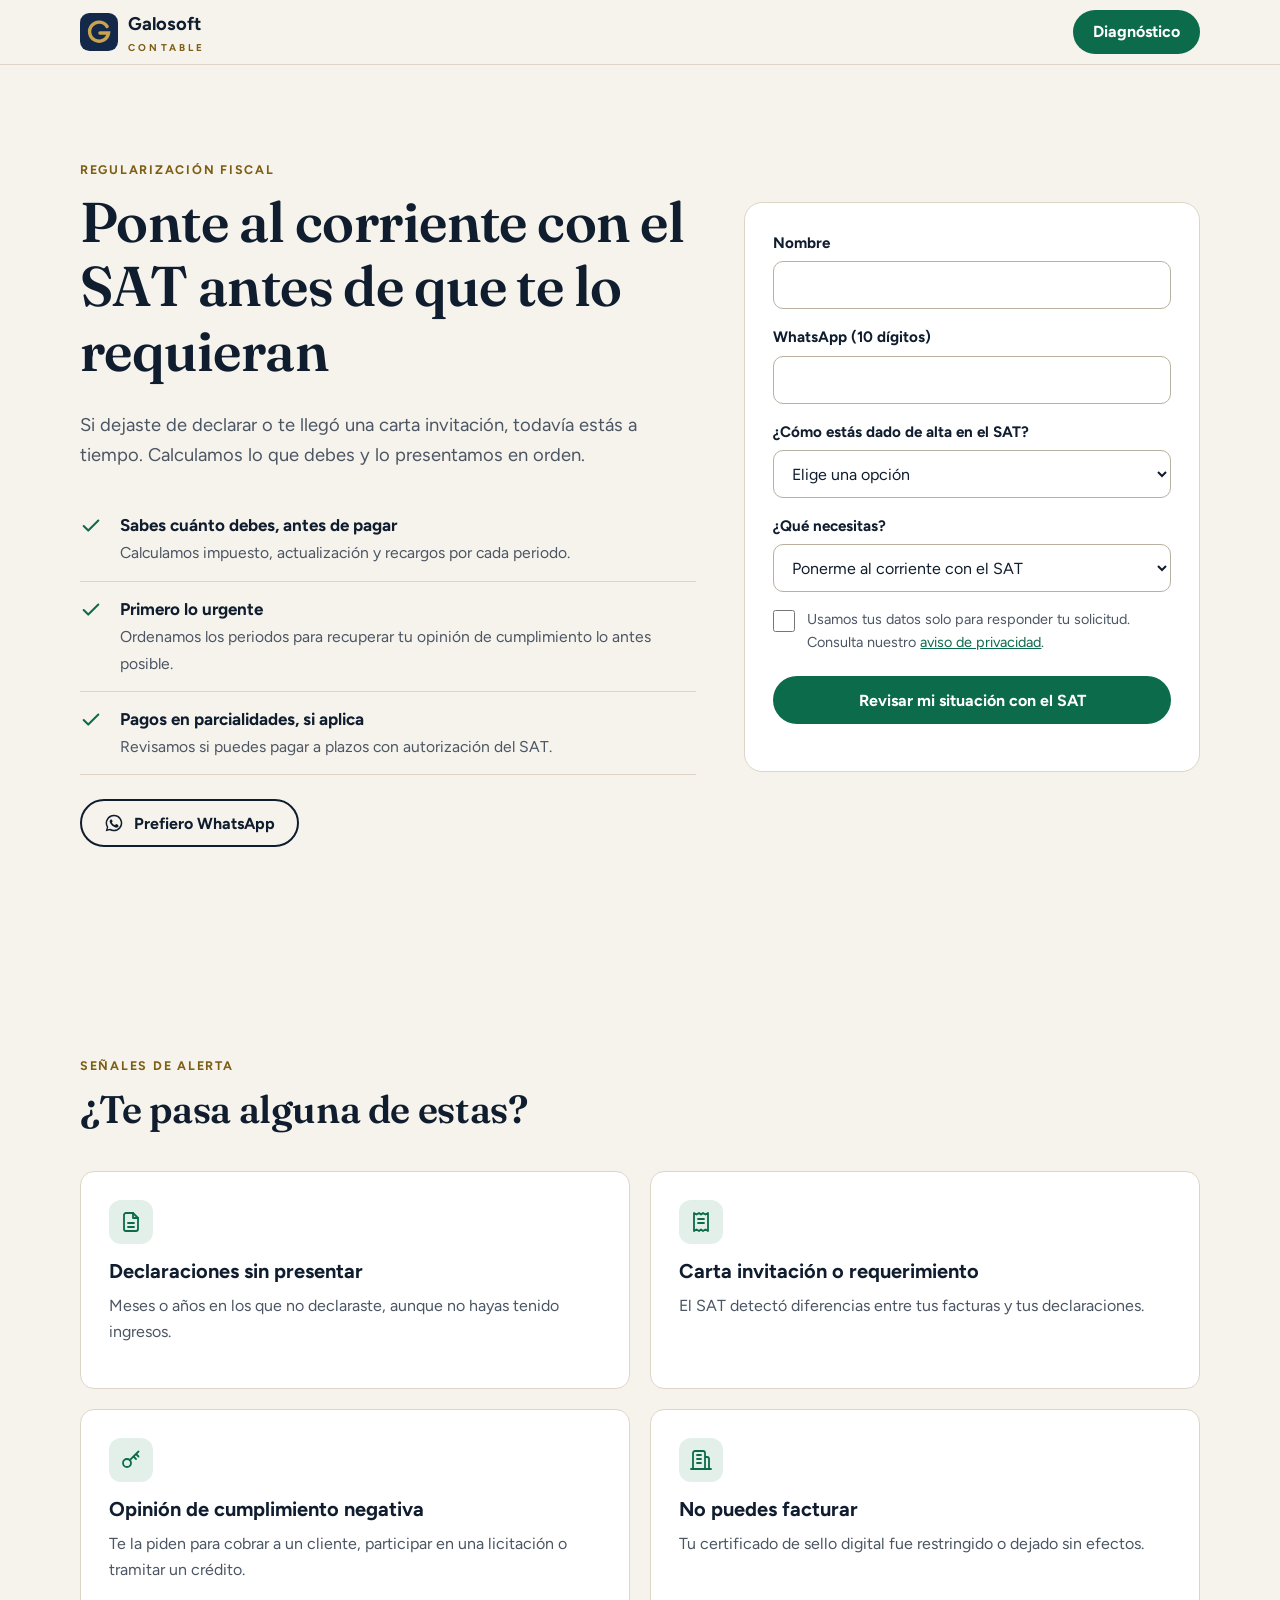
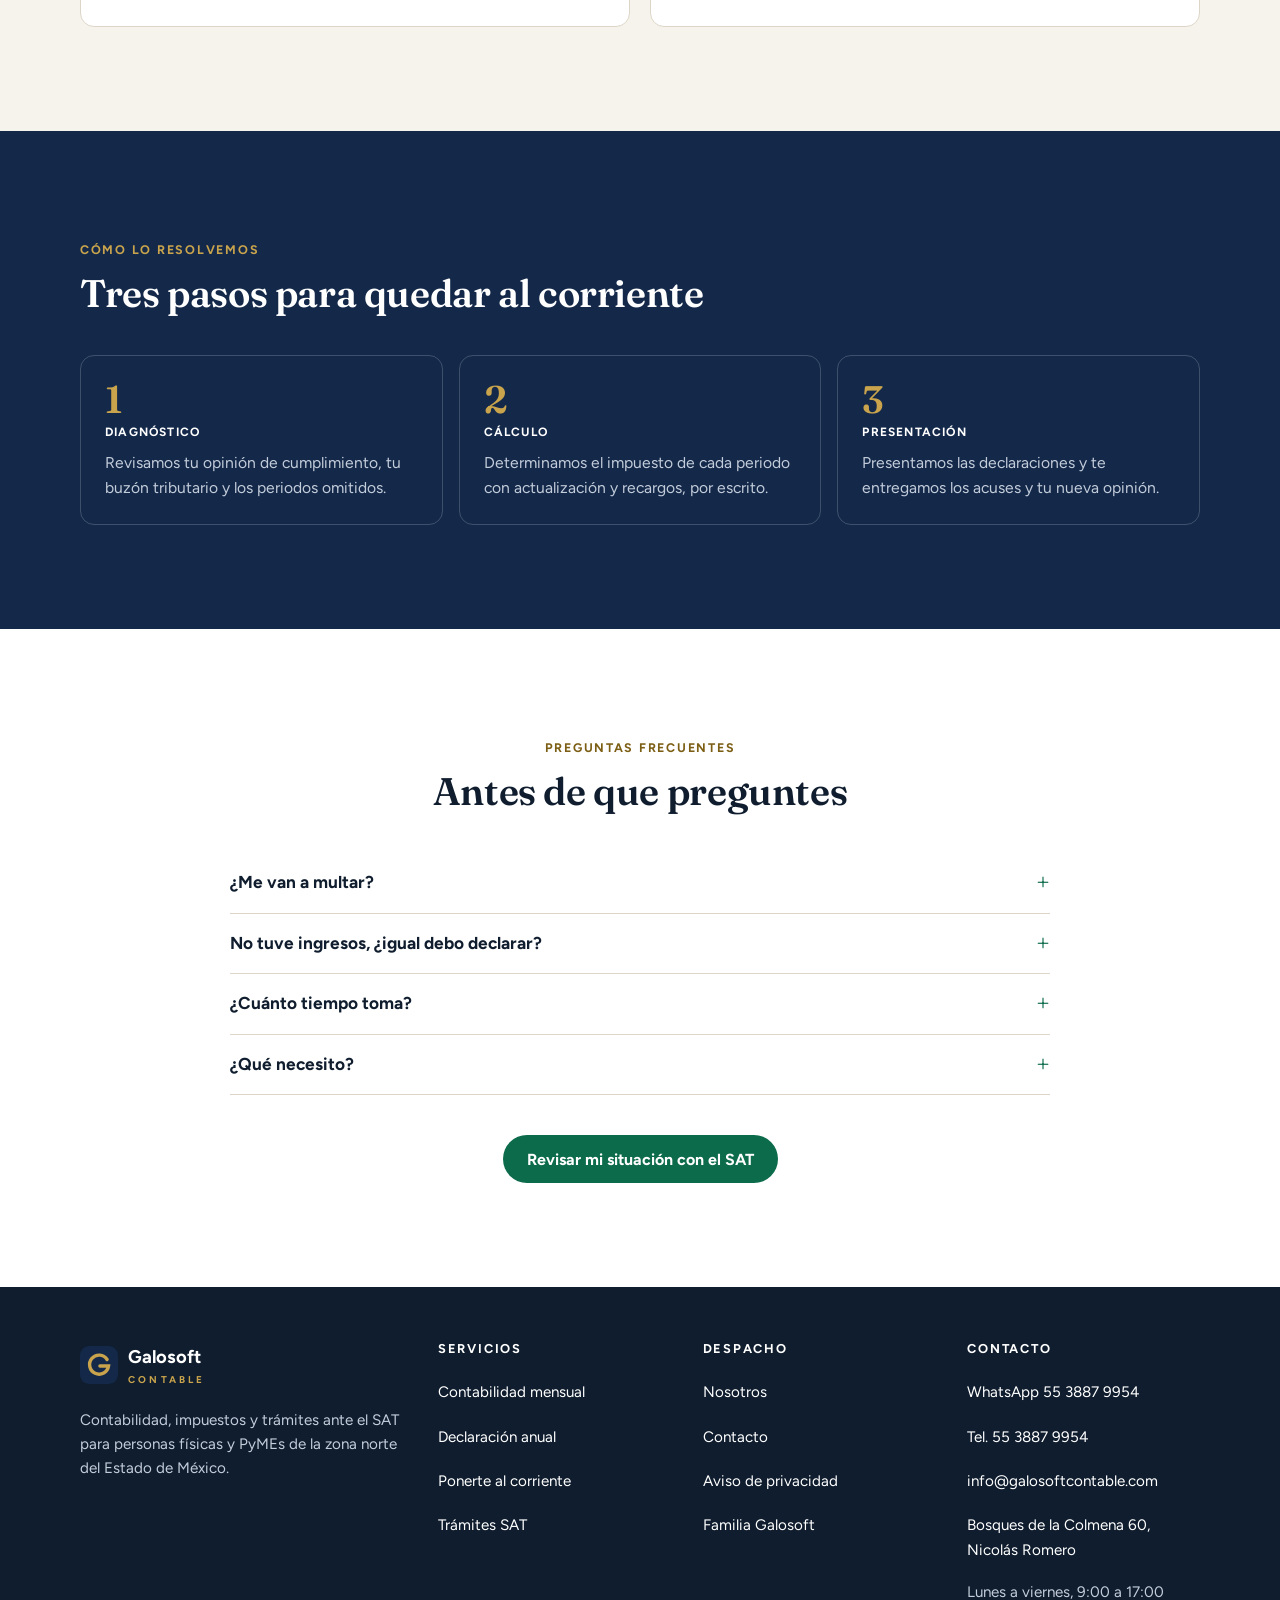
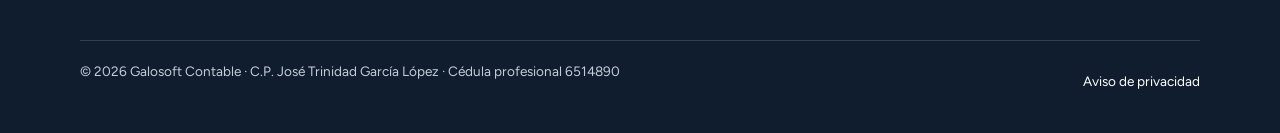
<file: regularizacion-sat.html>
<!doctype html>
<html lang="es-MX">
<head>
<meta charset="utf-8">
<meta name="viewport" content="width=device-width,initial-scale=1">
<title>Ponte al corriente con el SAT en Nicolás Romero | Galosoft Contable</title>
<meta name="description" content="¿Declaraciones atrasadas, carta invitación u opinión de cumplimiento negativa? Calculamos lo pendiente y te regularizamos ante el SAT. Diagnóstico sin costo.">
<link rel="canonical" href="https://www.galosoftcontable.com/regularizacion-sat.html">
<meta property="og:type" content="website">
<meta property="og:locale" content="es_MX">
<meta property="og:site_name" content="Galosoft Contable">
<meta property="og:title" content="Ponte al corriente con el SAT en Nicolás Romero | Galosoft Contable">
<meta property="og:description" content="¿Declaraciones atrasadas, carta invitación u opinión de cumplimiento negativa? Calculamos lo pendiente y te regularizamos ante el SAT. Diagnóstico sin costo.">
<meta property="og:url" content="https://www.galosoftcontable.com/regularizacion-sat.html">
<meta property="og:image" content="https://www.galosoftcontable.com/assets/og-contable.png">
<meta property="og:image:width" content="1200"><meta property="og:image:height" content="630">
<meta name="twitter:card" content="summary_large_image">
<meta name="theme-color" content="#14294A">
<link rel="icon" href="assets/favicon.svg" type="image/svg+xml">
<link rel="apple-touch-icon" href="assets/apple-touch-icon.png">
<link rel="preconnect" href="https://fonts.googleapis.com">
<link rel="preconnect" href="https://fonts.gstatic.com" crossorigin>
<link rel="stylesheet" href="https://fonts.googleapis.com/css2?family=Figtree:wght@400;600;700&family=Fraunces:opsz,wght@9..144,600&display=swap">
<link rel="stylesheet" href="assets/styles.css">
</head>
<body>
<a class="skip" href="#main">Saltar al contenido</a>
<header class="hdr hdr--min"><div class="wrap"><a class="brand" href="index.html" aria-label="Galosoft Contable, inicio"><svg viewBox="0 0 40 40" aria-hidden="true"><rect width="40" height="40" rx="10" fill="#14294A"/><path d="M28.5 14.2A10 10 0 1 0 30 21h-9" fill="none" stroke="#C9A44C" stroke-width="3.6" stroke-linecap="round"/></svg><span><b>Galosoft</b><small>CONTABLE</small></span></a>
<div class="hdr-cta"><a class="btn btn--primary" href="#diagnostico">Diagnóstico</a></div></div></header>
<main id="main">
<section class="hero" id="diagnostico"><div class="wrap grid">
<div><span class="kicker">Regularización fiscal</span><h1>Ponte al corriente con el SAT antes de que te lo requieran</h1><p class="lead">Si dejaste de declarar o te llegó una carta invitación, todavía estás a tiempo. Calculamos lo que debes y lo presentamos en orden.</p>
<ul class="checks" style="margin-bottom:24px"><li><svg viewBox="0 0 24 24" fill="none" stroke="currentColor" stroke-width="2.2" stroke-linecap="round" stroke-linejoin="round" aria-hidden="true"><path d="M20 6 9 17l-5-5"/></svg><div><b>Sabes cuánto debes, antes de pagar</b><span>Calculamos impuesto, actualización y recargos por cada periodo.</span></div></li><li><svg viewBox="0 0 24 24" fill="none" stroke="currentColor" stroke-width="2.2" stroke-linecap="round" stroke-linejoin="round" aria-hidden="true"><path d="M20 6 9 17l-5-5"/></svg><div><b>Primero lo urgente</b><span>Ordenamos los periodos para recuperar tu opinión de cumplimiento lo antes posible.</span></div></li><li><svg viewBox="0 0 24 24" fill="none" stroke="currentColor" stroke-width="2.2" stroke-linecap="round" stroke-linejoin="round" aria-hidden="true"><path d="M20 6 9 17l-5-5"/></svg><div><b>Pagos en parcialidades, si aplica</b><span>Revisamos si puedes pagar a plazos con autorización del SAT.</span></div></li></ul>
<a class="btn btn--ghost" href="https://wa.me/525538879954?text=Hola%2C%20vengo%20de%20la%20p%C3%A1gina%20de%20Galosoft%20Contable%20y%20quiero%20ponerme%20al%20corriente%20con%20el%20SAT."><svg viewBox="0 0 24 24" fill="currentColor" aria-hidden="true"><path d="M12 2a10 10 0 0 0-8.6 15.1L2 22l5-1.3A10 10 0 1 0 12 2Zm0 18.2c-1.5 0-3-.4-4.3-1.2l-.3-.2-3 .8.8-2.9-.2-.3A8.2 8.2 0 1 1 12 20.2Zm4.5-6.1c-.2-.1-1.5-.7-1.7-.8-.2-.1-.4-.1-.6.1l-.8 1c-.1.2-.3.2-.5.1a6.7 6.7 0 0 1-3.3-2.9c-.3-.4.2-.4.7-1.3.1-.2 0-.3 0-.4l-.8-1.8c-.2-.5-.4-.4-.6-.4h-.5a1 1 0 0 0-.7.3 3 3 0 0 0-.9 2.2 5.2 5.2 0 0 0 1.1 2.7 11.8 11.8 0 0 0 4.5 4c1.7.7 2.3.8 3.2.6a2.7 2.7 0 0 0 1.8-1.3c.2-.4.2-.8.1-.9l-.5-.3Z"/></svg>Prefiero WhatsApp</a></div>
<div><form class="form lead" novalidate data-origen="landing-regularizacion">
<label>Nombre<input name="nombre" autocomplete="name" required></label>
<label>WhatsApp (10 dígitos)<input name="telefono" type="tel" inputmode="tel" autocomplete="tel-national" pattern="[0-9 ]{10,14}" required></label>
<label>¿Cómo estás dado de alta en el SAT?<select name="regimen" required>
<option value="">Elige una opción</option><option value="pf-sueldo">Persona física con sueldo</option><option value="pf-actividad">Persona física con negocio u honorarios</option><option value="resico-pf">RESICO persona física</option><option value="moral">Persona moral (empresa)</option><option value="no-se">No lo sé</option></select></label>
<label>¿Qué necesitas?<select name="necesidad" required><option value="">Elige una opción</option><option value="contabilidad">Llevar mi contabilidad cada mes</option><option value="regularizacion" selected>Ponerme al corriente con el SAT</option><option value="anual">Mi declaración anual</option><option value="tramite">Un trámite (e.firma, constancia…)</option><option value="otro">Otra cosa</option></select></label>
<div class="hp" aria-hidden="true"><label>Sitio web<input name="sitio_web" tabindex="-1" autocomplete="off"></label></div>
<label class="consent"><input type="checkbox" name="acepto" value="si" required><span>Usamos tus datos solo para responder tu solicitud. Consulta nuestro <a href="aviso-de-privacidad.html">aviso de privacidad</a>.</span></label>
<button class="btn btn--primary" type="submit">Revisar mi situación con el SAT</button>
<p class="lead-status" id="lead-status-landing-regularizacion" role="status" aria-live="polite"></p>
</form></div></div></section>
<section class="sec"><div class="wrap">
<span class="kicker">Señales de alerta</span><h2>¿Te pasa alguna de estas?</h2>
<div class="cards">
<article class="card"><div class="ico"><svg viewBox="0 0 24 24" fill="none" stroke="currentColor" stroke-width="1.8" stroke-linecap="round" stroke-linejoin="round" aria-hidden="true"><path d="M14 3H7a2 2 0 0 0-2 2v14a2 2 0 0 0 2 2h10a2 2 0 0 0 2-2V8z"/><path d="M14 3v5h5M9 13h6M9 17h6"/></svg></div><h3>Declaraciones sin presentar</h3><p>Meses o años en los que no declaraste, aunque no hayas tenido ingresos.</p></article>
<article class="card"><div class="ico"><svg viewBox="0 0 24 24" fill="none" stroke="currentColor" stroke-width="1.8" stroke-linecap="round" stroke-linejoin="round" aria-hidden="true"><path d="M5 3v18l2.5-1.5L10 21l2-1.5 2 1.5 2.5-1.5L19 21V3l-2.5 1.5L14 3l-2 1.5L10 3 7.5 4.5z"/><path d="M9 9h6M9 13h6"/></svg></div><h3>Carta invitación o requerimiento</h3><p>El SAT detectó diferencias entre tus facturas y tus declaraciones.</p></article>
<article class="card"><div class="ico"><svg viewBox="0 0 24 24" fill="none" stroke="currentColor" stroke-width="1.8" stroke-linecap="round" stroke-linejoin="round" aria-hidden="true"><circle cx="8" cy="15" r="4"/><path d="m10.8 12.2 8.7-8.7M17 6l2.5 2.5M14.5 8.5 17 11"/></svg></div><h3>Opinión de cumplimiento negativa</h3><p>Te la piden para cobrar a un cliente, participar en una licitación o tramitar un crédito.</p></article>
<article class="card"><div class="ico"><svg viewBox="0 0 24 24" fill="none" stroke="currentColor" stroke-width="1.8" stroke-linecap="round" stroke-linejoin="round" aria-hidden="true"><path d="M4 21V5a2 2 0 0 1 2-2h8a2 2 0 0 1 2 2v16M16 9h2a2 2 0 0 1 2 2v10M2 21h20M8 7h4M8 11h4M8 15h4"/></svg></div><h3>No puedes facturar</h3><p>Tu certificado de sello digital fue restringido o dejado sin efectos.</p></article>
</div></div></section>
<section class="sec sec--navy"><div class="wrap">
<span class="kicker">Cómo lo resolvemos</span><h2>Tres pasos para quedar al corriente</h2>
<div class="cal" style="grid-template-columns:repeat(auto-fit,minmax(min(100%,260px),1fr))">
<div><b>1</b><span>Diagnóstico</span><p>Revisamos tu opinión de cumplimiento, tu buzón tributario y los periodos omitidos.</p></div>
<div><b>2</b><span>Cálculo</span><p>Determinamos el impuesto de cada periodo con actualización y recargos, por escrito.</p></div>
<div><b>3</b><span>Presentación</span><p>Presentamos las declaraciones y te entregamos los acuses y tu nueva opinión.</p></div>
</div></div></section>
<section class="sec sec--white"><div class="wrap"><div class="center"><span class="kicker">Preguntas frecuentes</span><h2>Antes de que preguntes</h2></div><div class="faq"><details><summary>¿Me van a multar?</summary><p>Si te regularizas por tu cuenta antes de que el SAT inicie una revisión o te requiera, en general no se impone multa: solo actualización y recargos. Si ya hay un requerimiento, revisamos las reducciones que permite la ley.</p></details><details><summary>No tuve ingresos, ¿igual debo declarar?</summary><p>Si tienes obligaciones activas en el RFC, sí debes presentar declaraciones, aunque sea en ceros. Si ya no tienes actividad, revisamos si conviene suspenderla.</p></details><details><summary>¿Cuánto tiempo toma?</summary><p>Depende de cuántos periodos estén pendientes. En el diagnóstico te damos un plan con fechas.</p></details><details><summary>¿Qué necesito?</summary><p>Tu RFC y tu contraseña del SAT. Con tu autorización, descargamos tus facturas y declaraciones previas.</p></details></div>
<div class="center" style="margin-top:40px"><a class="btn btn--primary" href="#diagnostico">Revisar mi situación con el SAT</a></div></div></section>
</main>
<footer class="ftr"><div class="wrap">
<div class="cols">
<div><a class="brand" href="index.html" aria-label="Galosoft Contable, inicio"><svg viewBox="0 0 40 40" aria-hidden="true"><rect width="40" height="40" rx="10" fill="#14294A"/><path d="M28.5 14.2A10 10 0 1 0 30 21h-9" fill="none" stroke="#C9A44C" stroke-width="3.6" stroke-linecap="round"/></svg><span><b>Galosoft</b><small>CONTABLE</small></span></a><p style="margin-top:16px;max-width:34ch">Contabilidad, impuestos y trámites ante el SAT para personas físicas y PyMEs de la zona norte del Estado de México.</p></div>
<div><h4>Servicios</h4><ul><li><a href="servicios.html">Contabilidad mensual</a></li><li><a href="declaracion-anual.html">Declaración anual</a></li><li><a href="regularizacion-sat.html">Ponerte al corriente</a></li><li><a href="tramites-sat.html">Trámites SAT</a></li></ul></div>
<div><h4>Despacho</h4><ul><li><a href="nosotros.html">Nosotros</a></li><li><a href="contacto.html">Contacto</a></li><li><a href="aviso-de-privacidad.html">Aviso de privacidad</a></li><li><a href="https://galosoft.com">Familia Galosoft</a></li></ul></div>
<div><h4>Contacto</h4><ul><li><a href="https://wa.me/525538879954?text=Hola%2C%20vengo%20de%20la%20p%C3%A1gina%20de%20Galosoft%20Contable%20y%20quiero%20ponerme%20al%20corriente%20con%20el%20SAT.">WhatsApp 55 3887 9954</a></li><li><a href="tel:+525538879954">Tel. 55 3887 9954</a></li><li><a href="mailto:info@galosoftcontable.com">info@galosoftcontable.com</a></li><li><a href="https://www.google.com/maps/search/?api=1&query=Bosques%20de%20la%20Colmena%2060%2C%20Nicol%C3%A1s%20Romero%2C%2054474%2C%20Estado%20de%20M%C3%A9xico">Bosques de la Colmena 60, Nicolás Romero</a></li></ul><p style="margin:8px 0 0">Lunes a viernes, 9:00 a 17:00</p></div>
</div>
<div class="bottom"><span>© 2026 Galosoft Contable · C.P. José Trinidad García López · Cédula profesional 6514890</span><a href="aviso-de-privacidad.html">Aviso de privacidad</a></div>
</div></footer>
<a class="wa-float" href="https://wa.me/525538879954?text=Hola%2C%20vengo%20de%20la%20p%C3%A1gina%20de%20Galosoft%20Contable%20y%20quiero%20ponerme%20al%20corriente%20con%20el%20SAT." aria-label="Escribir por WhatsApp"><svg viewBox="0 0 24 24" fill="currentColor" aria-hidden="true"><path d="M12 2a10 10 0 0 0-8.6 15.1L2 22l5-1.3A10 10 0 1 0 12 2Zm0 18.2c-1.5 0-3-.4-4.3-1.2l-.3-.2-3 .8.8-2.9-.2-.3A8.2 8.2 0 1 1 12 20.2Zm4.5-6.1c-.2-.1-1.5-.7-1.7-.8-.2-.1-.4-.1-.6.1l-.8 1c-.1.2-.3.2-.5.1a6.7 6.7 0 0 1-3.3-2.9c-.3-.4.2-.4.7-1.3.1-.2 0-.3 0-.4l-.8-1.8c-.2-.5-.4-.4-.6-.4h-.5a1 1 0 0 0-.7.3 3 3 0 0 0-.9 2.2 5.2 5.2 0 0 0 1.1 2.7 11.8 11.8 0 0 0 4.5 4c1.7.7 2.3.8 3.2.6a2.7 2.7 0 0 0 1.8-1.3c.2-.4.2-.8.1-.9l-.5-.3Z"/></svg></a>
<script src="assets/main.js" defer></script>
</body>
</html>
</file>
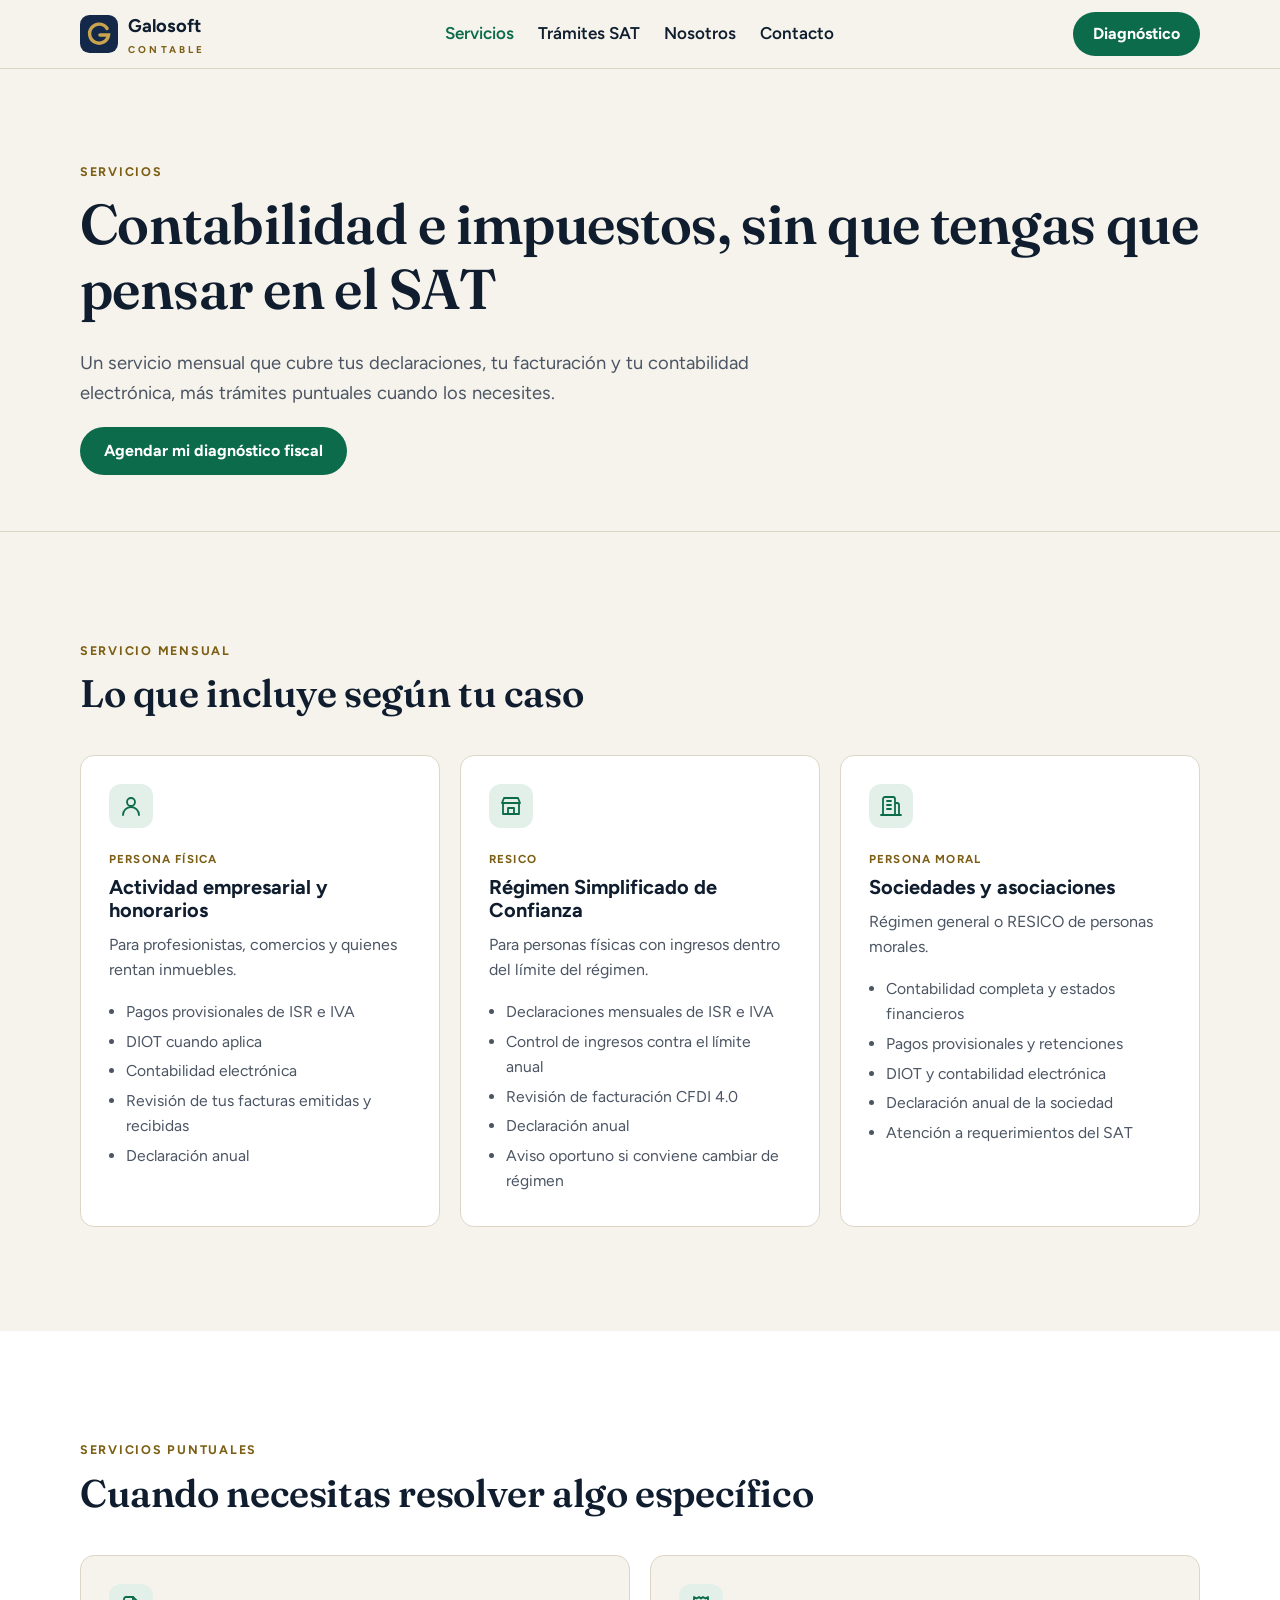
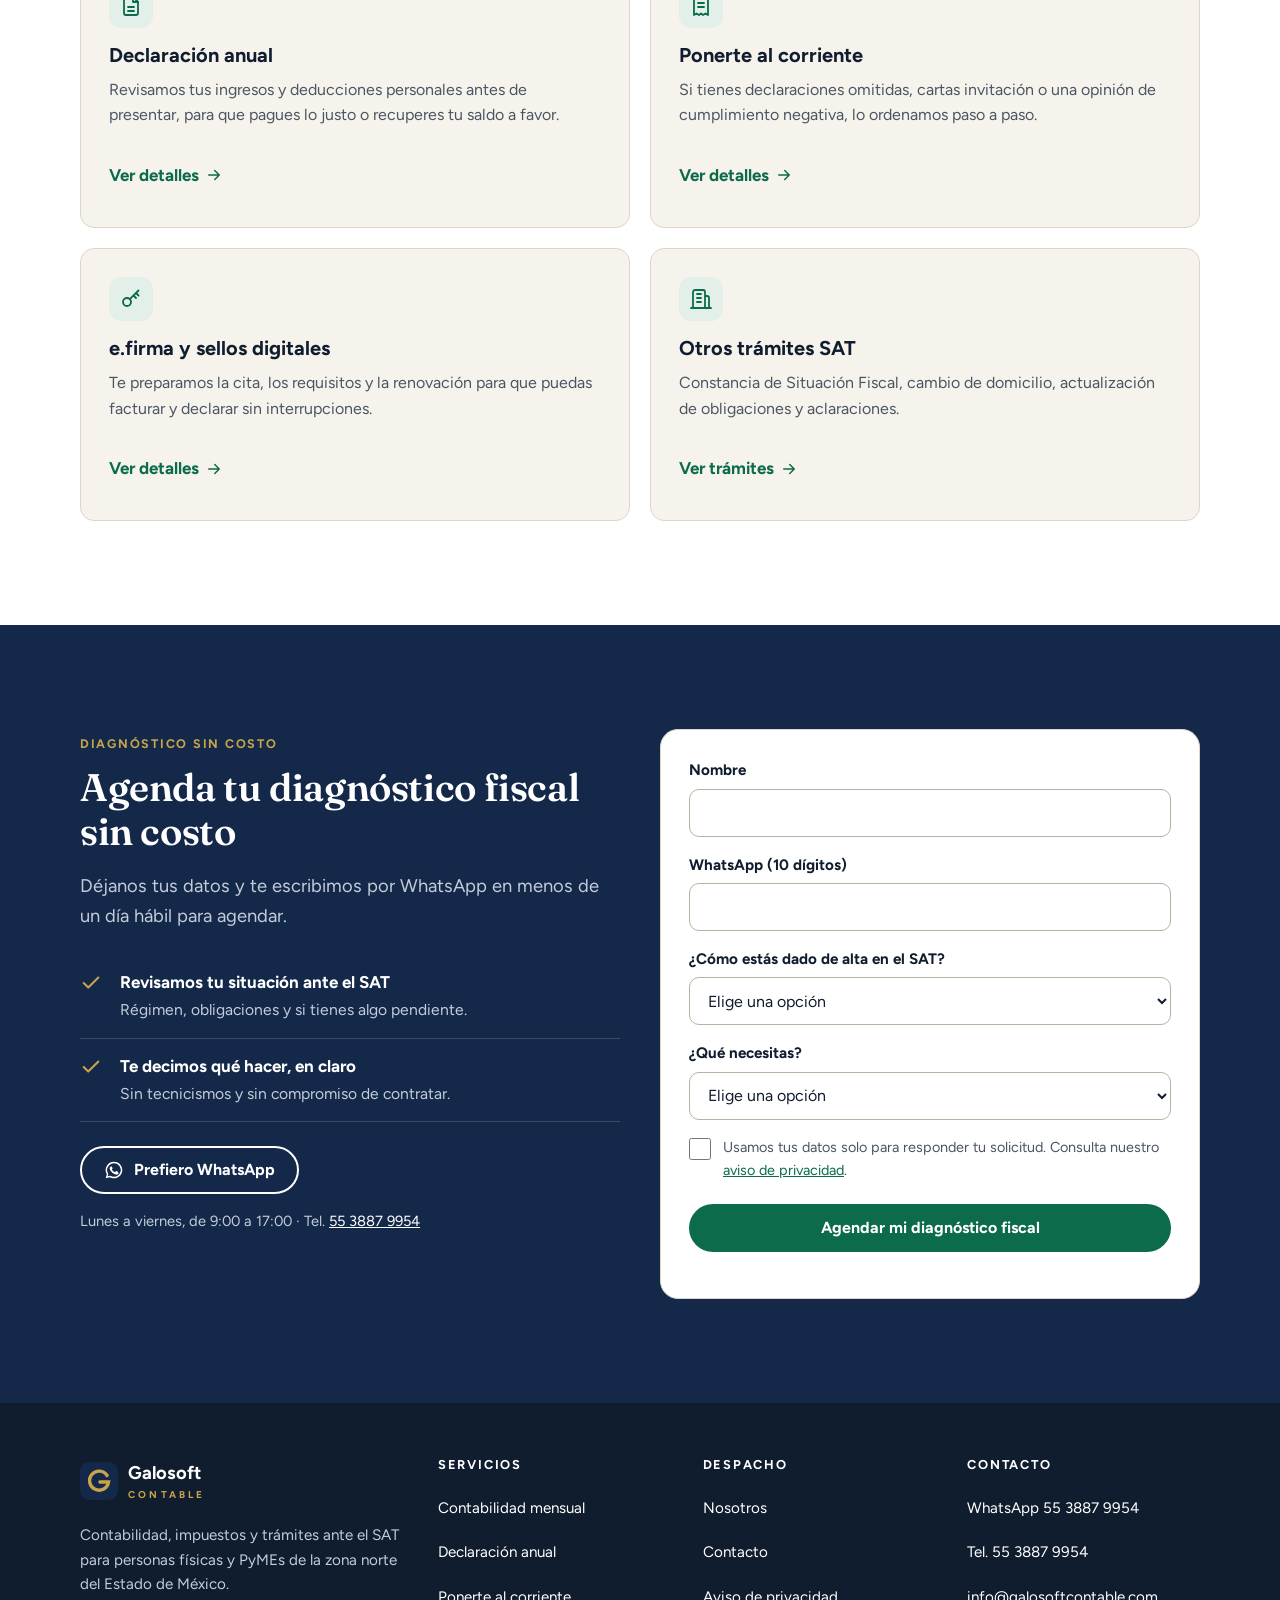
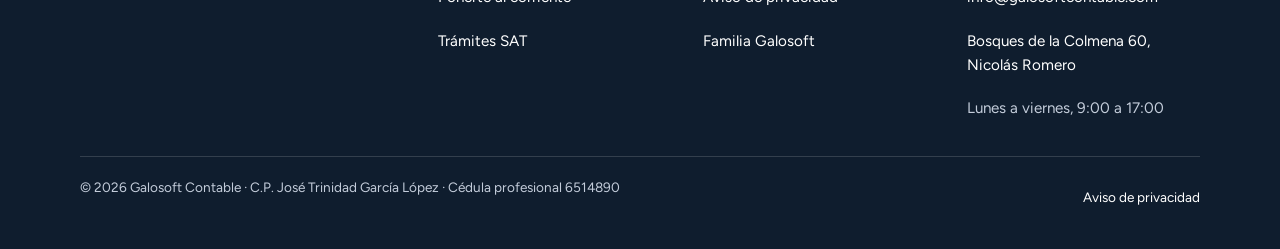
<file: servicios.html>
<!doctype html>
<html lang="es-MX">
<head>
<meta charset="utf-8">
<meta name="viewport" content="width=device-width,initial-scale=1">
<title>Servicios contables y fiscales en Nicolás Romero | Galosoft Contable</title>
<meta name="description" content="Contabilidad mensual, declaraciones de ISR e IVA, DIOT, contabilidad electrónica y declaración anual para personas físicas, RESICO y empresas. Cotiza sin costo.">
<link rel="canonical" href="https://www.galosoftcontable.com/servicios.html">
<meta property="og:type" content="website">
<meta property="og:locale" content="es_MX">
<meta property="og:site_name" content="Galosoft Contable">
<meta property="og:title" content="Servicios contables y fiscales en Nicolás Romero | Galosoft Contable">
<meta property="og:description" content="Contabilidad mensual, declaraciones de ISR e IVA, DIOT, contabilidad electrónica y declaración anual para personas físicas, RESICO y empresas. Cotiza sin costo.">
<meta property="og:url" content="https://www.galosoftcontable.com/servicios.html">
<meta property="og:image" content="https://www.galosoftcontable.com/assets/og-contable.png">
<meta property="og:image:width" content="1200"><meta property="og:image:height" content="630">
<meta name="twitter:card" content="summary_large_image">
<meta name="theme-color" content="#14294A">
<link rel="icon" href="assets/favicon.svg" type="image/svg+xml">
<link rel="apple-touch-icon" href="assets/apple-touch-icon.png">
<link rel="preconnect" href="https://fonts.googleapis.com">
<link rel="preconnect" href="https://fonts.gstatic.com" crossorigin>
<link rel="stylesheet" href="https://fonts.googleapis.com/css2?family=Figtree:wght@400;600;700&family=Fraunces:opsz,wght@9..144,600&display=swap">
<link rel="stylesheet" href="assets/styles.css">
</head>
<body>
<a class="skip" href="#main">Saltar al contenido</a>
<header class="hdr"><div class="wrap"><a class="brand" href="index.html" aria-label="Galosoft Contable, inicio"><svg viewBox="0 0 40 40" aria-hidden="true"><rect width="40" height="40" rx="10" fill="#14294A"/><path d="M28.5 14.2A10 10 0 1 0 30 21h-9" fill="none" stroke="#C9A44C" stroke-width="3.6" stroke-linecap="round"/></svg><span><b>Galosoft</b><small>CONTABLE</small></span></a>
<nav class="nav" aria-label="Principal"><a href="servicios.html" aria-current=page>Servicios</a><a href="tramites-sat.html">Trámites SAT</a><a href="nosotros.html">Nosotros</a><a href="contacto.html">Contacto</a></nav>
<div class="hdr-cta"><a class="btn btn--primary" href="contacto.html#diagnostico">Diagnóstico</a>
<button class="menu-btn" type="button" aria-expanded="false" aria-controls="mnav" aria-label="Abrir menú"><svg viewBox="0 0 24 24" fill="none" stroke="currentColor" stroke-width="2" stroke-linecap="round" aria-hidden="true"><path d="M4 7h16M4 12h16M4 17h16"/></svg></button></div></div>
<nav class="mnav" id="mnav" aria-label="Menú móvil"><a href="index.html">Inicio</a><a href="servicios.html" aria-current=page>Servicios</a><a href="tramites-sat.html">Trámites SAT</a><a href="nosotros.html">Nosotros</a><a href="contacto.html">Contacto</a></nav></header>
<main id="main">
<section class="page-hero"><div class="wrap"><span class="kicker">Servicios</span>
<h1>Contabilidad e impuestos, sin que tengas que pensar en el SAT</h1>
<p class="lead">Un servicio mensual que cubre tus declaraciones, tu facturación y tu contabilidad electrónica, más trámites puntuales cuando los necesites.</p>
<div class="actions"><a class="btn btn--primary" href="contacto.html#diagnostico">Agendar mi diagnóstico fiscal</a></div></div></section>
<section class="sec"><div class="wrap">
<span class="kicker">Servicio mensual</span><h2>Lo que incluye según tu caso</h2>
<div class="cards cards--3">
<article class="card"><div class="ico"><svg viewBox="0 0 24 24" fill="none" stroke="currentColor" stroke-width="1.8" stroke-linecap="round" stroke-linejoin="round" aria-hidden="true"><circle cx="12" cy="8" r="4"/><path d="M4 21a8 8 0 0 1 16 0"/></svg></div><span class="tag">Persona física</span><h3>Actividad empresarial y honorarios</h3><p>Para profesionistas, comercios y quienes rentan inmuebles.</p><ul><li>Pagos provisionales de ISR e IVA</li><li>DIOT cuando aplica</li><li>Contabilidad electrónica</li><li>Revisión de tus facturas emitidas y recibidas</li><li>Declaración anual</li></ul></article>
<article class="card"><div class="ico"><svg viewBox="0 0 24 24" fill="none" stroke="currentColor" stroke-width="1.8" stroke-linecap="round" stroke-linejoin="round" aria-hidden="true"><path d="M3 9 5 4h14l2 5M4 9v11h16V9M3 9h18M9 20v-6h6v6"/></svg></div><span class="tag">RESICO</span><h3>Régimen Simplificado de Confianza</h3><p>Para personas físicas con ingresos dentro del límite del régimen.</p><ul><li>Declaraciones mensuales de ISR e IVA</li><li>Control de ingresos contra el límite anual</li><li>Revisión de facturación CFDI 4.0</li><li>Declaración anual</li><li>Aviso oportuno si conviene cambiar de régimen</li></ul></article>
<article class="card"><div class="ico"><svg viewBox="0 0 24 24" fill="none" stroke="currentColor" stroke-width="1.8" stroke-linecap="round" stroke-linejoin="round" aria-hidden="true"><path d="M4 21V5a2 2 0 0 1 2-2h8a2 2 0 0 1 2 2v16M16 9h2a2 2 0 0 1 2 2v10M2 21h20M8 7h4M8 11h4M8 15h4"/></svg></div><span class="tag">Persona moral</span><h3>Sociedades y asociaciones</h3><p>Régimen general o RESICO de personas morales.</p><ul><li>Contabilidad completa y estados financieros</li><li>Pagos provisionales y retenciones</li><li>DIOT y contabilidad electrónica</li><li>Declaración anual de la sociedad</li><li>Atención a requerimientos del SAT</li></ul></article>
</div></div></section>
<section class="sec sec--white"><div class="wrap">
<span class="kicker">Servicios puntuales</span><h2>Cuando necesitas resolver algo específico</h2>
<div class="cards">
<article class="card"><div class="ico"><svg viewBox="0 0 24 24" fill="none" stroke="currentColor" stroke-width="1.8" stroke-linecap="round" stroke-linejoin="round" aria-hidden="true"><path d="M14 3H7a2 2 0 0 0-2 2v14a2 2 0 0 0 2 2h10a2 2 0 0 0 2-2V8z"/><path d="M14 3v5h5M9 13h6M9 17h6"/></svg></div><h3>Declaración anual</h3><p>Revisamos tus ingresos y deducciones personales antes de presentar, para que pagues lo justo o recuperes tu saldo a favor.</p><a class="more" href="declaracion-anual.html">Ver detalles <svg viewBox="0 0 24 24" fill="none" stroke="currentColor" stroke-width="2" stroke-linecap="round" stroke-linejoin="round" aria-hidden="true" width="18" height="18"><path d="M5 12h14M13 6l6 6-6 6"/></svg></a></article>
<article class="card"><div class="ico"><svg viewBox="0 0 24 24" fill="none" stroke="currentColor" stroke-width="1.8" stroke-linecap="round" stroke-linejoin="round" aria-hidden="true"><path d="M5 3v18l2.5-1.5L10 21l2-1.5 2 1.5 2.5-1.5L19 21V3l-2.5 1.5L14 3l-2 1.5L10 3 7.5 4.5z"/><path d="M9 9h6M9 13h6"/></svg></div><h3>Ponerte al corriente</h3><p>Si tienes declaraciones omitidas, cartas invitación o una opinión de cumplimiento negativa, lo ordenamos paso a paso.</p><a class="more" href="regularizacion-sat.html">Ver detalles <svg viewBox="0 0 24 24" fill="none" stroke="currentColor" stroke-width="2" stroke-linecap="round" stroke-linejoin="round" aria-hidden="true" width="18" height="18"><path d="M5 12h14M13 6l6 6-6 6"/></svg></a></article>
<article class="card"><div class="ico"><svg viewBox="0 0 24 24" fill="none" stroke="currentColor" stroke-width="1.8" stroke-linecap="round" stroke-linejoin="round" aria-hidden="true"><circle cx="8" cy="15" r="4"/><path d="m10.8 12.2 8.7-8.7M17 6l2.5 2.5M14.5 8.5 17 11"/></svg></div><h3>e.firma y sellos digitales</h3><p>Te preparamos la cita, los requisitos y la renovación para que puedas facturar y declarar sin interrupciones.</p><a class="more" href="efirma.html">Ver detalles <svg viewBox="0 0 24 24" fill="none" stroke="currentColor" stroke-width="2" stroke-linecap="round" stroke-linejoin="round" aria-hidden="true" width="18" height="18"><path d="M5 12h14M13 6l6 6-6 6"/></svg></a></article>
<article class="card"><div class="ico"><svg viewBox="0 0 24 24" fill="none" stroke="currentColor" stroke-width="1.8" stroke-linecap="round" stroke-linejoin="round" aria-hidden="true"><path d="M4 21V5a2 2 0 0 1 2-2h8a2 2 0 0 1 2 2v16M16 9h2a2 2 0 0 1 2 2v10M2 21h20M8 7h4M8 11h4M8 15h4"/></svg></div><h3>Otros trámites SAT</h3><p>Constancia de Situación Fiscal, cambio de domicilio, actualización de obligaciones y aclaraciones.</p><a class="more" href="tramites-sat.html">Ver trámites <svg viewBox="0 0 24 24" fill="none" stroke="currentColor" stroke-width="2" stroke-linecap="round" stroke-linejoin="round" aria-hidden="true" width="18" height="18"><path d="M5 12h14M13 6l6 6-6 6"/></svg></a></article>
</div></div></section>
<section class="sec sec--navy" id="diagnostico"><div class="wrap cta-box">
<div><span class="kicker">Diagnóstico sin costo</span><h2>Agenda tu diagnóstico fiscal sin costo</h2>
<p class="lead">Déjanos tus datos y te escribimos por WhatsApp en menos de un día hábil para agendar.</p>
<ul class="checks" style="margin:24px 0">
<li style="border-color:rgba(255,255,255,.15)"><svg viewBox="0 0 24 24" fill="none" stroke="currentColor" stroke-width="2.2" stroke-linecap="round" stroke-linejoin="round" aria-hidden="true"><path d="M20 6 9 17l-5-5"/></svg><div><b style="color:#fff">Revisamos tu situación ante el SAT</b><span style="color:var(--on-navy-muted)">Régimen, obligaciones y si tienes algo pendiente.</span></div></li>
<li style="border-color:rgba(255,255,255,.15)"><svg viewBox="0 0 24 24" fill="none" stroke="currentColor" stroke-width="2.2" stroke-linecap="round" stroke-linejoin="round" aria-hidden="true"><path d="M20 6 9 17l-5-5"/></svg><div><b style="color:#fff">Te decimos qué hacer, en claro</b><span style="color:var(--on-navy-muted)">Sin tecnicismos y sin compromiso de contratar.</span></div></li>
</ul>
<div class="actions"><a class="btn btn--ghost" href="https://wa.me/525538879954?text=Hola%2C%20vengo%20de%20la%20p%C3%A1gina%20de%20Galosoft%20Contable%20y%20quiero%20agendar%20mi%20diagn%C3%B3stico%20fiscal."><svg viewBox="0 0 24 24" fill="currentColor" aria-hidden="true"><path d="M12 2a10 10 0 0 0-8.6 15.1L2 22l5-1.3A10 10 0 1 0 12 2Zm0 18.2c-1.5 0-3-.4-4.3-1.2l-.3-.2-3 .8.8-2.9-.2-.3A8.2 8.2 0 1 1 12 20.2Zm4.5-6.1c-.2-.1-1.5-.7-1.7-.8-.2-.1-.4-.1-.6.1l-.8 1c-.1.2-.3.2-.5.1a6.7 6.7 0 0 1-3.3-2.9c-.3-.4.2-.4.7-1.3.1-.2 0-.3 0-.4l-.8-1.8c-.2-.5-.4-.4-.6-.4h-.5a1 1 0 0 0-.7.3 3 3 0 0 0-.9 2.2 5.2 5.2 0 0 0 1.1 2.7 11.8 11.8 0 0 0 4.5 4c1.7.7 2.3.8 3.2.6a2.7 2.7 0 0 0 1.8-1.3c.2-.4.2-.8.1-.9l-.5-.3Z"/></svg>Prefiero WhatsApp</a></div>
<p class="note" style="color:var(--on-navy-muted);margin-top:16px">Lunes a viernes, de 9:00 a 17:00 · Tel. <a href="tel:+525538879954" style="color:#fff">55 3887 9954</a></p></div>
<form class="form lead" novalidate data-origen="servicios">
<label>Nombre<input name="nombre" autocomplete="name" required></label>
<label>WhatsApp (10 dígitos)<input name="telefono" type="tel" inputmode="tel" autocomplete="tel-national" pattern="[0-9 ]{10,14}" required></label>
<label>¿Cómo estás dado de alta en el SAT?<select name="regimen" required>
<option value="">Elige una opción</option><option value="pf-sueldo">Persona física con sueldo</option><option value="pf-actividad">Persona física con negocio u honorarios</option><option value="resico-pf">RESICO persona física</option><option value="moral">Persona moral (empresa)</option><option value="no-se">No lo sé</option></select></label>
<label>¿Qué necesitas?<select name="necesidad" required><option value="">Elige una opción</option><option value="contabilidad">Llevar mi contabilidad cada mes</option><option value="regularizacion">Ponerme al corriente con el SAT</option><option value="anual">Mi declaración anual</option><option value="tramite">Un trámite (e.firma, constancia…)</option><option value="otro">Otra cosa</option></select></label>
<div class="hp" aria-hidden="true"><label>Sitio web<input name="sitio_web" tabindex="-1" autocomplete="off"></label></div>
<label class="consent"><input type="checkbox" name="acepto" value="si" required><span>Usamos tus datos solo para responder tu solicitud. Consulta nuestro <a href="aviso-de-privacidad.html">aviso de privacidad</a>.</span></label>
<button class="btn btn--primary" type="submit">Agendar mi diagnóstico fiscal</button>
<p class="lead-status" id="lead-status-servicios" role="status" aria-live="polite"></p>
</form>
</div></section>
</main>
<footer class="ftr"><div class="wrap">
<div class="cols">
<div><a class="brand" href="index.html" aria-label="Galosoft Contable, inicio"><svg viewBox="0 0 40 40" aria-hidden="true"><rect width="40" height="40" rx="10" fill="#14294A"/><path d="M28.5 14.2A10 10 0 1 0 30 21h-9" fill="none" stroke="#C9A44C" stroke-width="3.6" stroke-linecap="round"/></svg><span><b>Galosoft</b><small>CONTABLE</small></span></a><p style="margin-top:16px;max-width:34ch">Contabilidad, impuestos y trámites ante el SAT para personas físicas y PyMEs de la zona norte del Estado de México.</p></div>
<div><h4>Servicios</h4><ul><li><a href="servicios.html">Contabilidad mensual</a></li><li><a href="declaracion-anual.html">Declaración anual</a></li><li><a href="regularizacion-sat.html">Ponerte al corriente</a></li><li><a href="tramites-sat.html">Trámites SAT</a></li></ul></div>
<div><h4>Despacho</h4><ul><li><a href="nosotros.html">Nosotros</a></li><li><a href="contacto.html">Contacto</a></li><li><a href="aviso-de-privacidad.html">Aviso de privacidad</a></li><li><a href="https://galosoft.com">Familia Galosoft</a></li></ul></div>
<div><h4>Contacto</h4><ul><li><a href="https://wa.me/525538879954?text=Hola%2C%20vengo%20de%20la%20p%C3%A1gina%20de%20Galosoft%20Contable%20y%20quiero%20informaci%C3%B3n.">WhatsApp 55 3887 9954</a></li><li><a href="tel:+525538879954">Tel. 55 3887 9954</a></li><li><a href="mailto:info@galosoftcontable.com">info@galosoftcontable.com</a></li><li><a href="https://www.google.com/maps/search/?api=1&query=Bosques%20de%20la%20Colmena%2060%2C%20Nicol%C3%A1s%20Romero%2C%2054474%2C%20Estado%20de%20M%C3%A9xico">Bosques de la Colmena 60, Nicolás Romero</a></li></ul><p style="margin:8px 0 0">Lunes a viernes, 9:00 a 17:00</p></div>
</div>
<div class="bottom"><span>© 2026 Galosoft Contable · C.P. José Trinidad García López · Cédula profesional 6514890</span><a href="aviso-de-privacidad.html">Aviso de privacidad</a></div>
</div></footer>
<a class="wa-float" href="https://wa.me/525538879954?text=Hola%2C%20vengo%20de%20la%20p%C3%A1gina%20de%20Galosoft%20Contable%20y%20quiero%20informaci%C3%B3n." aria-label="Escribir por WhatsApp"><svg viewBox="0 0 24 24" fill="currentColor" aria-hidden="true"><path d="M12 2a10 10 0 0 0-8.6 15.1L2 22l5-1.3A10 10 0 1 0 12 2Zm0 18.2c-1.5 0-3-.4-4.3-1.2l-.3-.2-3 .8.8-2.9-.2-.3A8.2 8.2 0 1 1 12 20.2Zm4.5-6.1c-.2-.1-1.5-.7-1.7-.8-.2-.1-.4-.1-.6.1l-.8 1c-.1.2-.3.2-.5.1a6.7 6.7 0 0 1-3.3-2.9c-.3-.4.2-.4.7-1.3.1-.2 0-.3 0-.4l-.8-1.8c-.2-.5-.4-.4-.6-.4h-.5a1 1 0 0 0-.7.3 3 3 0 0 0-.9 2.2 5.2 5.2 0 0 0 1.1 2.7 11.8 11.8 0 0 0 4.5 4c1.7.7 2.3.8 3.2.6a2.7 2.7 0 0 0 1.8-1.3c.2-.4.2-.8.1-.9l-.5-.3Z"/></svg></a>
<script src="assets/main.js" defer></script>
</body>
</html>
</file>
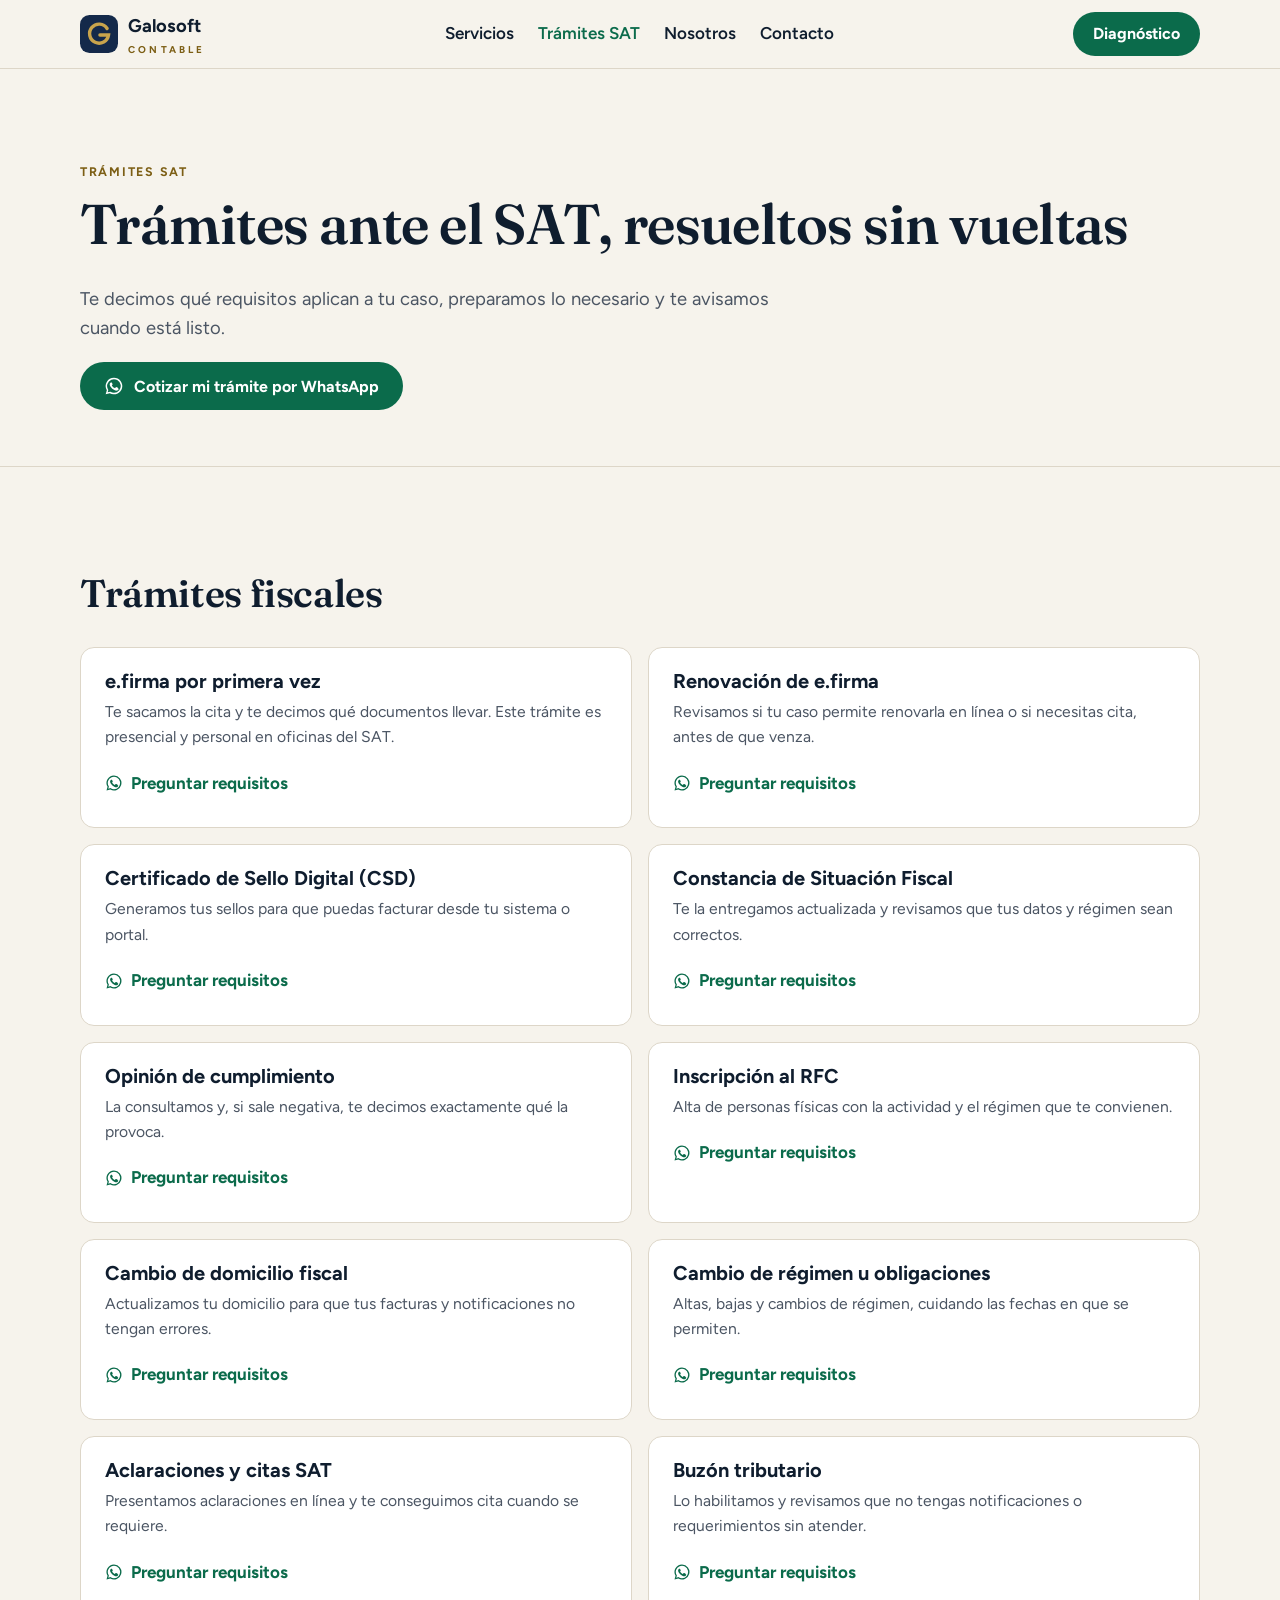
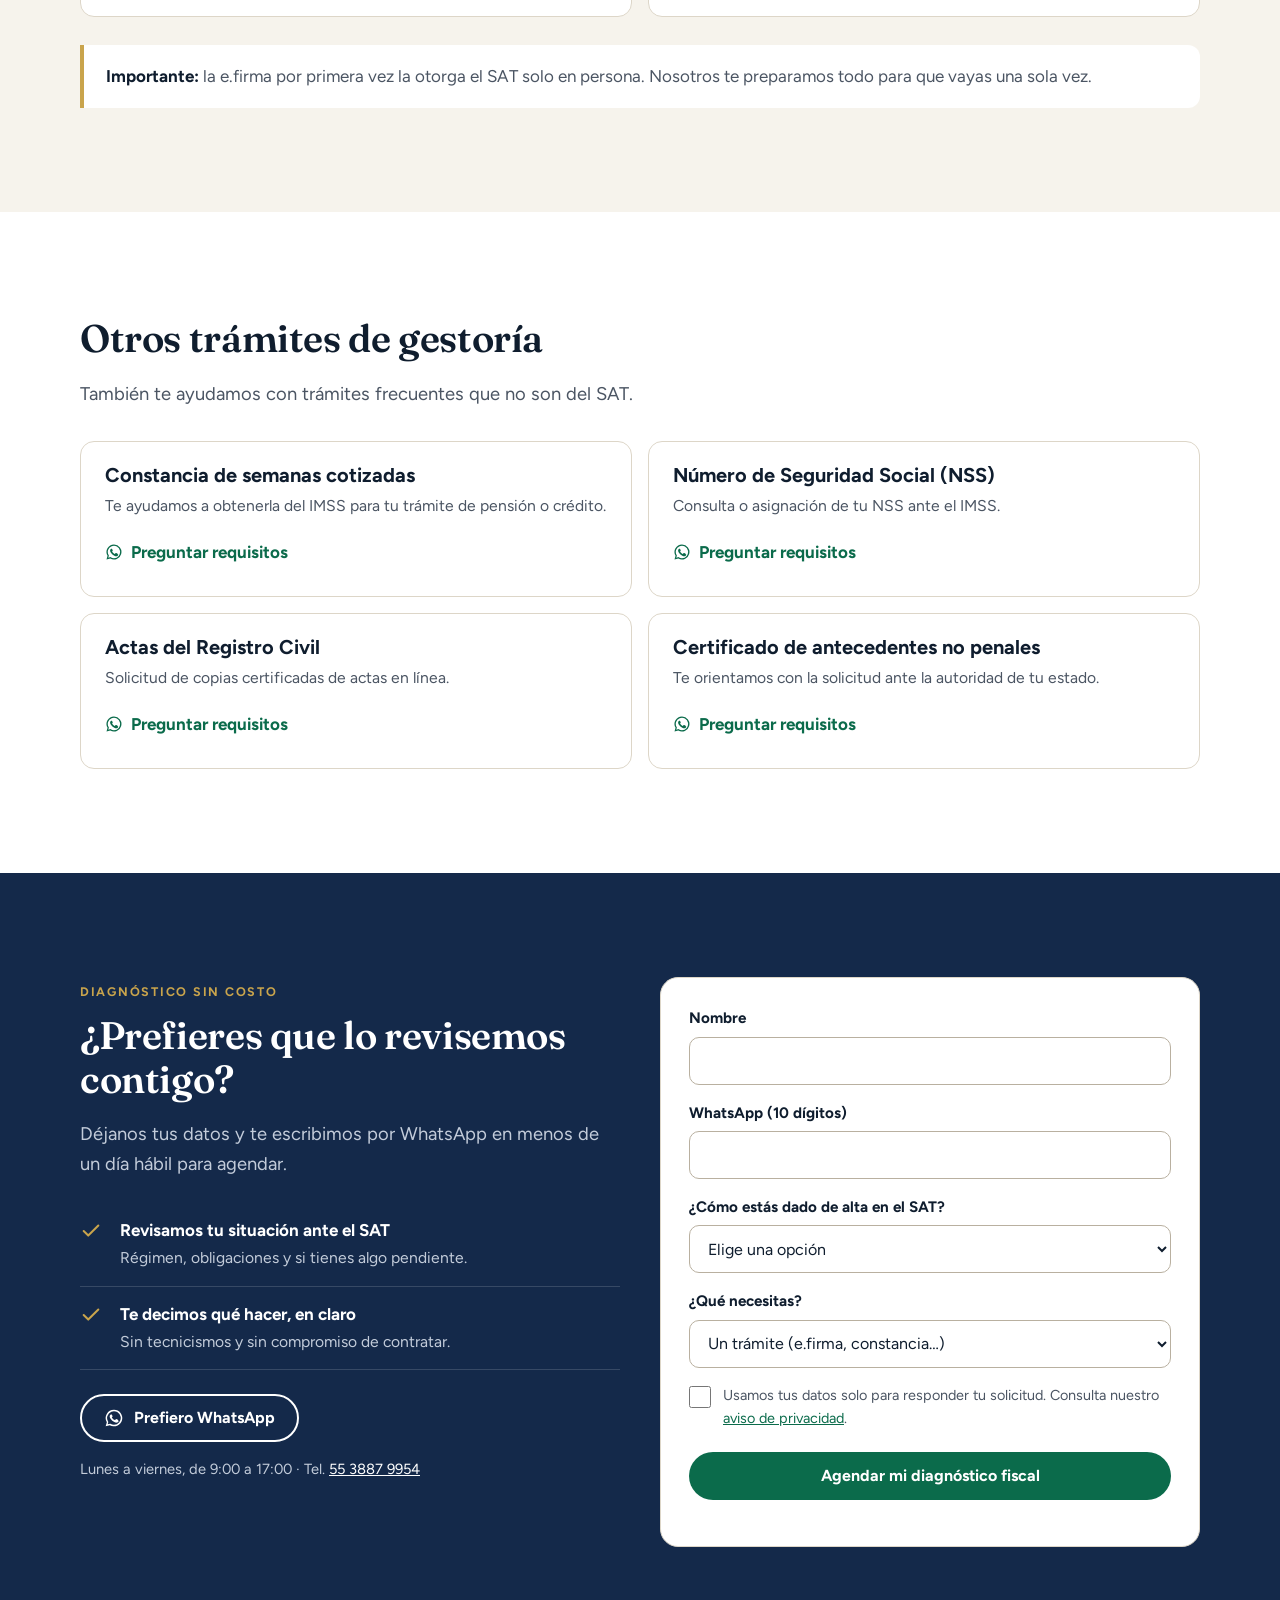
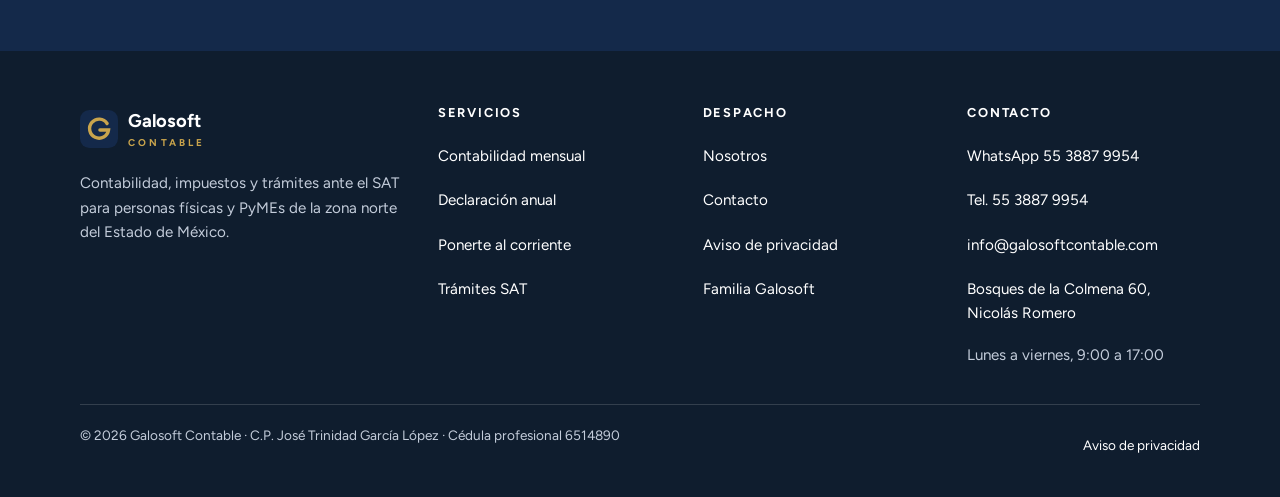
<file: tramites-sat.html>
<!doctype html>
<html lang="es-MX">
<head>
<meta charset="utf-8">
<meta name="viewport" content="width=device-width,initial-scale=1">
<title>Trámites SAT en Nicolás Romero: e.firma, RFC y constancia | Galosoft</title>
<meta name="description" content="Tramitamos tu e.firma, sellos digitales, Constancia de Situación Fiscal, RFC, cambio de régimen y opinión de cumplimiento. Pregunta requisitos por WhatsApp.">
<link rel="canonical" href="https://www.galosoftcontable.com/tramites-sat.html">
<meta property="og:type" content="website">
<meta property="og:locale" content="es_MX">
<meta property="og:site_name" content="Galosoft Contable">
<meta property="og:title" content="Trámites SAT en Nicolás Romero: e.firma, RFC y constancia | Galosoft">
<meta property="og:description" content="Tramitamos tu e.firma, sellos digitales, Constancia de Situación Fiscal, RFC, cambio de régimen y opinión de cumplimiento. Pregunta requisitos por WhatsApp.">
<meta property="og:url" content="https://www.galosoftcontable.com/tramites-sat.html">
<meta property="og:image" content="https://www.galosoftcontable.com/assets/og-contable.png">
<meta property="og:image:width" content="1200"><meta property="og:image:height" content="630">
<meta name="twitter:card" content="summary_large_image">
<meta name="theme-color" content="#14294A">
<link rel="icon" href="assets/favicon.svg" type="image/svg+xml">
<link rel="apple-touch-icon" href="assets/apple-touch-icon.png">
<link rel="preconnect" href="https://fonts.googleapis.com">
<link rel="preconnect" href="https://fonts.gstatic.com" crossorigin>
<link rel="stylesheet" href="https://fonts.googleapis.com/css2?family=Figtree:wght@400;600;700&family=Fraunces:opsz,wght@9..144,600&display=swap">
<link rel="stylesheet" href="assets/styles.css">
</head>
<body>
<a class="skip" href="#main">Saltar al contenido</a>
<header class="hdr"><div class="wrap"><a class="brand" href="index.html" aria-label="Galosoft Contable, inicio"><svg viewBox="0 0 40 40" aria-hidden="true"><rect width="40" height="40" rx="10" fill="#14294A"/><path d="M28.5 14.2A10 10 0 1 0 30 21h-9" fill="none" stroke="#C9A44C" stroke-width="3.6" stroke-linecap="round"/></svg><span><b>Galosoft</b><small>CONTABLE</small></span></a>
<nav class="nav" aria-label="Principal"><a href="servicios.html">Servicios</a><a href="tramites-sat.html" aria-current=page>Trámites SAT</a><a href="nosotros.html">Nosotros</a><a href="contacto.html">Contacto</a></nav>
<div class="hdr-cta"><a class="btn btn--primary" href="contacto.html#diagnostico">Diagnóstico</a>
<button class="menu-btn" type="button" aria-expanded="false" aria-controls="mnav" aria-label="Abrir menú"><svg viewBox="0 0 24 24" fill="none" stroke="currentColor" stroke-width="2" stroke-linecap="round" aria-hidden="true"><path d="M4 7h16M4 12h16M4 17h16"/></svg></button></div></div>
<nav class="mnav" id="mnav" aria-label="Menú móvil"><a href="index.html">Inicio</a><a href="servicios.html">Servicios</a><a href="tramites-sat.html" aria-current=page>Trámites SAT</a><a href="nosotros.html">Nosotros</a><a href="contacto.html">Contacto</a></nav></header>
<main id="main">
<section class="page-hero"><div class="wrap"><span class="kicker">Trámites SAT</span>
<h1>Trámites ante el SAT, resueltos sin vueltas</h1>
<p class="lead">Te decimos qué requisitos aplican a tu caso, preparamos lo necesario y te avisamos cuando está listo.</p>
<div class="actions"><a class="btn btn--primary" href="https://wa.me/525538879954?text=Hola%2C%20vengo%20de%20la%20p%C3%A1gina%20de%20Galosoft%20Contable%20y%20necesito%20ayuda%20con%20un%20tr%C3%A1mite%20del%20SAT."><svg viewBox="0 0 24 24" fill="currentColor" aria-hidden="true"><path d="M12 2a10 10 0 0 0-8.6 15.1L2 22l5-1.3A10 10 0 1 0 12 2Zm0 18.2c-1.5 0-3-.4-4.3-1.2l-.3-.2-3 .8.8-2.9-.2-.3A8.2 8.2 0 1 1 12 20.2Zm4.5-6.1c-.2-.1-1.5-.7-1.7-.8-.2-.1-.4-.1-.6.1l-.8 1c-.1.2-.3.2-.5.1a6.7 6.7 0 0 1-3.3-2.9c-.3-.4.2-.4.7-1.3.1-.2 0-.3 0-.4l-.8-1.8c-.2-.5-.4-.4-.6-.4h-.5a1 1 0 0 0-.7.3 3 3 0 0 0-.9 2.2 5.2 5.2 0 0 0 1.1 2.7 11.8 11.8 0 0 0 4.5 4c1.7.7 2.3.8 3.2.6a2.7 2.7 0 0 0 1.8-1.3c.2-.4.2-.8.1-.9l-.5-.3Z"/></svg>Cotizar mi trámite por WhatsApp</a></div></div></section>
<section class="sec"><div class="wrap">
<h2>Trámites fiscales</h2>
<div class="tlist"><div class="titem"><h3>e.firma por primera vez</h3><p>Te sacamos la cita y te decimos qué documentos llevar. Este trámite es presencial y personal en oficinas del SAT.</p><a href="https://wa.me/525538879954?text=Hola%2C%20tengo%20dudas%20sobre%20los%20requisitos%20para%20el%20tr%C3%A1mite%3A%20e.firma%20por%20primera%20vez"><svg viewBox="0 0 24 24" fill="currentColor" aria-hidden="true"><path d="M12 2a10 10 0 0 0-8.6 15.1L2 22l5-1.3A10 10 0 1 0 12 2Zm0 18.2c-1.5 0-3-.4-4.3-1.2l-.3-.2-3 .8.8-2.9-.2-.3A8.2 8.2 0 1 1 12 20.2Zm4.5-6.1c-.2-.1-1.5-.7-1.7-.8-.2-.1-.4-.1-.6.1l-.8 1c-.1.2-.3.2-.5.1a6.7 6.7 0 0 1-3.3-2.9c-.3-.4.2-.4.7-1.3.1-.2 0-.3 0-.4l-.8-1.8c-.2-.5-.4-.4-.6-.4h-.5a1 1 0 0 0-.7.3 3 3 0 0 0-.9 2.2 5.2 5.2 0 0 0 1.1 2.7 11.8 11.8 0 0 0 4.5 4c1.7.7 2.3.8 3.2.6a2.7 2.7 0 0 0 1.8-1.3c.2-.4.2-.8.1-.9l-.5-.3Z"/></svg>Preguntar requisitos</a></div><div class="titem"><h3>Renovación de e.firma</h3><p>Revisamos si tu caso permite renovarla en línea o si necesitas cita, antes de que venza.</p><a href="https://wa.me/525538879954?text=Hola%2C%20tengo%20dudas%20sobre%20los%20requisitos%20para%20el%20tr%C3%A1mite%3A%20Renovaci%C3%B3n%20de%20e.firma"><svg viewBox="0 0 24 24" fill="currentColor" aria-hidden="true"><path d="M12 2a10 10 0 0 0-8.6 15.1L2 22l5-1.3A10 10 0 1 0 12 2Zm0 18.2c-1.5 0-3-.4-4.3-1.2l-.3-.2-3 .8.8-2.9-.2-.3A8.2 8.2 0 1 1 12 20.2Zm4.5-6.1c-.2-.1-1.5-.7-1.7-.8-.2-.1-.4-.1-.6.1l-.8 1c-.1.2-.3.2-.5.1a6.7 6.7 0 0 1-3.3-2.9c-.3-.4.2-.4.7-1.3.1-.2 0-.3 0-.4l-.8-1.8c-.2-.5-.4-.4-.6-.4h-.5a1 1 0 0 0-.7.3 3 3 0 0 0-.9 2.2 5.2 5.2 0 0 0 1.1 2.7 11.8 11.8 0 0 0 4.5 4c1.7.7 2.3.8 3.2.6a2.7 2.7 0 0 0 1.8-1.3c.2-.4.2-.8.1-.9l-.5-.3Z"/></svg>Preguntar requisitos</a></div><div class="titem"><h3>Certificado de Sello Digital (CSD)</h3><p>Generamos tus sellos para que puedas facturar desde tu sistema o portal.</p><a href="https://wa.me/525538879954?text=Hola%2C%20tengo%20dudas%20sobre%20los%20requisitos%20para%20el%20tr%C3%A1mite%3A%20Certificado%20de%20Sello%20Digital%20%28CSD%29"><svg viewBox="0 0 24 24" fill="currentColor" aria-hidden="true"><path d="M12 2a10 10 0 0 0-8.6 15.1L2 22l5-1.3A10 10 0 1 0 12 2Zm0 18.2c-1.5 0-3-.4-4.3-1.2l-.3-.2-3 .8.8-2.9-.2-.3A8.2 8.2 0 1 1 12 20.2Zm4.5-6.1c-.2-.1-1.5-.7-1.7-.8-.2-.1-.4-.1-.6.1l-.8 1c-.1.2-.3.2-.5.1a6.7 6.7 0 0 1-3.3-2.9c-.3-.4.2-.4.7-1.3.1-.2 0-.3 0-.4l-.8-1.8c-.2-.5-.4-.4-.6-.4h-.5a1 1 0 0 0-.7.3 3 3 0 0 0-.9 2.2 5.2 5.2 0 0 0 1.1 2.7 11.8 11.8 0 0 0 4.5 4c1.7.7 2.3.8 3.2.6a2.7 2.7 0 0 0 1.8-1.3c.2-.4.2-.8.1-.9l-.5-.3Z"/></svg>Preguntar requisitos</a></div><div class="titem"><h3>Constancia de Situación Fiscal</h3><p>Te la entregamos actualizada y revisamos que tus datos y régimen sean correctos.</p><a href="https://wa.me/525538879954?text=Hola%2C%20tengo%20dudas%20sobre%20los%20requisitos%20para%20el%20tr%C3%A1mite%3A%20Constancia%20de%20Situaci%C3%B3n%20Fiscal"><svg viewBox="0 0 24 24" fill="currentColor" aria-hidden="true"><path d="M12 2a10 10 0 0 0-8.6 15.1L2 22l5-1.3A10 10 0 1 0 12 2Zm0 18.2c-1.5 0-3-.4-4.3-1.2l-.3-.2-3 .8.8-2.9-.2-.3A8.2 8.2 0 1 1 12 20.2Zm4.5-6.1c-.2-.1-1.5-.7-1.7-.8-.2-.1-.4-.1-.6.1l-.8 1c-.1.2-.3.2-.5.1a6.7 6.7 0 0 1-3.3-2.9c-.3-.4.2-.4.7-1.3.1-.2 0-.3 0-.4l-.8-1.8c-.2-.5-.4-.4-.6-.4h-.5a1 1 0 0 0-.7.3 3 3 0 0 0-.9 2.2 5.2 5.2 0 0 0 1.1 2.7 11.8 11.8 0 0 0 4.5 4c1.7.7 2.3.8 3.2.6a2.7 2.7 0 0 0 1.8-1.3c.2-.4.2-.8.1-.9l-.5-.3Z"/></svg>Preguntar requisitos</a></div><div class="titem"><h3>Opinión de cumplimiento</h3><p>La consultamos y, si sale negativa, te decimos exactamente qué la provoca.</p><a href="https://wa.me/525538879954?text=Hola%2C%20tengo%20dudas%20sobre%20los%20requisitos%20para%20el%20tr%C3%A1mite%3A%20Opini%C3%B3n%20de%20cumplimiento"><svg viewBox="0 0 24 24" fill="currentColor" aria-hidden="true"><path d="M12 2a10 10 0 0 0-8.6 15.1L2 22l5-1.3A10 10 0 1 0 12 2Zm0 18.2c-1.5 0-3-.4-4.3-1.2l-.3-.2-3 .8.8-2.9-.2-.3A8.2 8.2 0 1 1 12 20.2Zm4.5-6.1c-.2-.1-1.5-.7-1.7-.8-.2-.1-.4-.1-.6.1l-.8 1c-.1.2-.3.2-.5.1a6.7 6.7 0 0 1-3.3-2.9c-.3-.4.2-.4.7-1.3.1-.2 0-.3 0-.4l-.8-1.8c-.2-.5-.4-.4-.6-.4h-.5a1 1 0 0 0-.7.3 3 3 0 0 0-.9 2.2 5.2 5.2 0 0 0 1.1 2.7 11.8 11.8 0 0 0 4.5 4c1.7.7 2.3.8 3.2.6a2.7 2.7 0 0 0 1.8-1.3c.2-.4.2-.8.1-.9l-.5-.3Z"/></svg>Preguntar requisitos</a></div><div class="titem"><h3>Inscripción al RFC</h3><p>Alta de personas físicas con la actividad y el régimen que te convienen.</p><a href="https://wa.me/525538879954?text=Hola%2C%20tengo%20dudas%20sobre%20los%20requisitos%20para%20el%20tr%C3%A1mite%3A%20Inscripci%C3%B3n%20al%20RFC"><svg viewBox="0 0 24 24" fill="currentColor" aria-hidden="true"><path d="M12 2a10 10 0 0 0-8.6 15.1L2 22l5-1.3A10 10 0 1 0 12 2Zm0 18.2c-1.5 0-3-.4-4.3-1.2l-.3-.2-3 .8.8-2.9-.2-.3A8.2 8.2 0 1 1 12 20.2Zm4.5-6.1c-.2-.1-1.5-.7-1.7-.8-.2-.1-.4-.1-.6.1l-.8 1c-.1.2-.3.2-.5.1a6.7 6.7 0 0 1-3.3-2.9c-.3-.4.2-.4.7-1.3.1-.2 0-.3 0-.4l-.8-1.8c-.2-.5-.4-.4-.6-.4h-.5a1 1 0 0 0-.7.3 3 3 0 0 0-.9 2.2 5.2 5.2 0 0 0 1.1 2.7 11.8 11.8 0 0 0 4.5 4c1.7.7 2.3.8 3.2.6a2.7 2.7 0 0 0 1.8-1.3c.2-.4.2-.8.1-.9l-.5-.3Z"/></svg>Preguntar requisitos</a></div><div class="titem"><h3>Cambio de domicilio fiscal</h3><p>Actualizamos tu domicilio para que tus facturas y notificaciones no tengan errores.</p><a href="https://wa.me/525538879954?text=Hola%2C%20tengo%20dudas%20sobre%20los%20requisitos%20para%20el%20tr%C3%A1mite%3A%20Cambio%20de%20domicilio%20fiscal"><svg viewBox="0 0 24 24" fill="currentColor" aria-hidden="true"><path d="M12 2a10 10 0 0 0-8.6 15.1L2 22l5-1.3A10 10 0 1 0 12 2Zm0 18.2c-1.5 0-3-.4-4.3-1.2l-.3-.2-3 .8.8-2.9-.2-.3A8.2 8.2 0 1 1 12 20.2Zm4.5-6.1c-.2-.1-1.5-.7-1.7-.8-.2-.1-.4-.1-.6.1l-.8 1c-.1.2-.3.2-.5.1a6.7 6.7 0 0 1-3.3-2.9c-.3-.4.2-.4.7-1.3.1-.2 0-.3 0-.4l-.8-1.8c-.2-.5-.4-.4-.6-.4h-.5a1 1 0 0 0-.7.3 3 3 0 0 0-.9 2.2 5.2 5.2 0 0 0 1.1 2.7 11.8 11.8 0 0 0 4.5 4c1.7.7 2.3.8 3.2.6a2.7 2.7 0 0 0 1.8-1.3c.2-.4.2-.8.1-.9l-.5-.3Z"/></svg>Preguntar requisitos</a></div><div class="titem"><h3>Cambio de régimen u obligaciones</h3><p>Altas, bajas y cambios de régimen, cuidando las fechas en que se permiten.</p><a href="https://wa.me/525538879954?text=Hola%2C%20tengo%20dudas%20sobre%20los%20requisitos%20para%20el%20tr%C3%A1mite%3A%20Cambio%20de%20r%C3%A9gimen%20u%20obligaciones"><svg viewBox="0 0 24 24" fill="currentColor" aria-hidden="true"><path d="M12 2a10 10 0 0 0-8.6 15.1L2 22l5-1.3A10 10 0 1 0 12 2Zm0 18.2c-1.5 0-3-.4-4.3-1.2l-.3-.2-3 .8.8-2.9-.2-.3A8.2 8.2 0 1 1 12 20.2Zm4.5-6.1c-.2-.1-1.5-.7-1.7-.8-.2-.1-.4-.1-.6.1l-.8 1c-.1.2-.3.2-.5.1a6.7 6.7 0 0 1-3.3-2.9c-.3-.4.2-.4.7-1.3.1-.2 0-.3 0-.4l-.8-1.8c-.2-.5-.4-.4-.6-.4h-.5a1 1 0 0 0-.7.3 3 3 0 0 0-.9 2.2 5.2 5.2 0 0 0 1.1 2.7 11.8 11.8 0 0 0 4.5 4c1.7.7 2.3.8 3.2.6a2.7 2.7 0 0 0 1.8-1.3c.2-.4.2-.8.1-.9l-.5-.3Z"/></svg>Preguntar requisitos</a></div><div class="titem"><h3>Aclaraciones y citas SAT</h3><p>Presentamos aclaraciones en línea y te conseguimos cita cuando se requiere.</p><a href="https://wa.me/525538879954?text=Hola%2C%20tengo%20dudas%20sobre%20los%20requisitos%20para%20el%20tr%C3%A1mite%3A%20Aclaraciones%20y%20citas%20SAT"><svg viewBox="0 0 24 24" fill="currentColor" aria-hidden="true"><path d="M12 2a10 10 0 0 0-8.6 15.1L2 22l5-1.3A10 10 0 1 0 12 2Zm0 18.2c-1.5 0-3-.4-4.3-1.2l-.3-.2-3 .8.8-2.9-.2-.3A8.2 8.2 0 1 1 12 20.2Zm4.5-6.1c-.2-.1-1.5-.7-1.7-.8-.2-.1-.4-.1-.6.1l-.8 1c-.1.2-.3.2-.5.1a6.7 6.7 0 0 1-3.3-2.9c-.3-.4.2-.4.7-1.3.1-.2 0-.3 0-.4l-.8-1.8c-.2-.5-.4-.4-.6-.4h-.5a1 1 0 0 0-.7.3 3 3 0 0 0-.9 2.2 5.2 5.2 0 0 0 1.1 2.7 11.8 11.8 0 0 0 4.5 4c1.7.7 2.3.8 3.2.6a2.7 2.7 0 0 0 1.8-1.3c.2-.4.2-.8.1-.9l-.5-.3Z"/></svg>Preguntar requisitos</a></div><div class="titem"><h3>Buzón tributario</h3><p>Lo habilitamos y revisamos que no tengas notificaciones o requerimientos sin atender.</p><a href="https://wa.me/525538879954?text=Hola%2C%20tengo%20dudas%20sobre%20los%20requisitos%20para%20el%20tr%C3%A1mite%3A%20Buz%C3%B3n%20tributario"><svg viewBox="0 0 24 24" fill="currentColor" aria-hidden="true"><path d="M12 2a10 10 0 0 0-8.6 15.1L2 22l5-1.3A10 10 0 1 0 12 2Zm0 18.2c-1.5 0-3-.4-4.3-1.2l-.3-.2-3 .8.8-2.9-.2-.3A8.2 8.2 0 1 1 12 20.2Zm4.5-6.1c-.2-.1-1.5-.7-1.7-.8-.2-.1-.4-.1-.6.1l-.8 1c-.1.2-.3.2-.5.1a6.7 6.7 0 0 1-3.3-2.9c-.3-.4.2-.4.7-1.3.1-.2 0-.3 0-.4l-.8-1.8c-.2-.5-.4-.4-.6-.4h-.5a1 1 0 0 0-.7.3 3 3 0 0 0-.9 2.2 5.2 5.2 0 0 0 1.1 2.7 11.8 11.8 0 0 0 4.5 4c1.7.7 2.3.8 3.2.6a2.7 2.7 0 0 0 1.8-1.3c.2-.4.2-.8.1-.9l-.5-.3Z"/></svg>Preguntar requisitos</a></div></div>
<div class="callout"><b>Importante:</b> la e.firma por primera vez la otorga el SAT solo en persona. Nosotros te preparamos todo para que vayas una sola vez.</div>
</div></section>
<section class="sec sec--white"><div class="wrap">
<h2>Otros trámites de gestoría</h2>
<p class="lead">También te ayudamos con trámites frecuentes que no son del SAT.</p>
<div class="tlist"><div class="titem"><h3>Constancia de semanas cotizadas</h3><p>Te ayudamos a obtenerla del IMSS para tu trámite de pensión o crédito.</p><a href="https://wa.me/525538879954?text=Hola%2C%20tengo%20dudas%20sobre%20los%20requisitos%20para%20el%20tr%C3%A1mite%3A%20Constancia%20de%20semanas%20cotizadas"><svg viewBox="0 0 24 24" fill="currentColor" aria-hidden="true"><path d="M12 2a10 10 0 0 0-8.6 15.1L2 22l5-1.3A10 10 0 1 0 12 2Zm0 18.2c-1.5 0-3-.4-4.3-1.2l-.3-.2-3 .8.8-2.9-.2-.3A8.2 8.2 0 1 1 12 20.2Zm4.5-6.1c-.2-.1-1.5-.7-1.7-.8-.2-.1-.4-.1-.6.1l-.8 1c-.1.2-.3.2-.5.1a6.7 6.7 0 0 1-3.3-2.9c-.3-.4.2-.4.7-1.3.1-.2 0-.3 0-.4l-.8-1.8c-.2-.5-.4-.4-.6-.4h-.5a1 1 0 0 0-.7.3 3 3 0 0 0-.9 2.2 5.2 5.2 0 0 0 1.1 2.7 11.8 11.8 0 0 0 4.5 4c1.7.7 2.3.8 3.2.6a2.7 2.7 0 0 0 1.8-1.3c.2-.4.2-.8.1-.9l-.5-.3Z"/></svg>Preguntar requisitos</a></div><div class="titem"><h3>Número de Seguridad Social (NSS)</h3><p>Consulta o asignación de tu NSS ante el IMSS.</p><a href="https://wa.me/525538879954?text=Hola%2C%20tengo%20dudas%20sobre%20los%20requisitos%20para%20el%20tr%C3%A1mite%3A%20N%C3%BAmero%20de%20Seguridad%20Social%20%28NSS%29"><svg viewBox="0 0 24 24" fill="currentColor" aria-hidden="true"><path d="M12 2a10 10 0 0 0-8.6 15.1L2 22l5-1.3A10 10 0 1 0 12 2Zm0 18.2c-1.5 0-3-.4-4.3-1.2l-.3-.2-3 .8.8-2.9-.2-.3A8.2 8.2 0 1 1 12 20.2Zm4.5-6.1c-.2-.1-1.5-.7-1.7-.8-.2-.1-.4-.1-.6.1l-.8 1c-.1.2-.3.2-.5.1a6.7 6.7 0 0 1-3.3-2.9c-.3-.4.2-.4.7-1.3.1-.2 0-.3 0-.4l-.8-1.8c-.2-.5-.4-.4-.6-.4h-.5a1 1 0 0 0-.7.3 3 3 0 0 0-.9 2.2 5.2 5.2 0 0 0 1.1 2.7 11.8 11.8 0 0 0 4.5 4c1.7.7 2.3.8 3.2.6a2.7 2.7 0 0 0 1.8-1.3c.2-.4.2-.8.1-.9l-.5-.3Z"/></svg>Preguntar requisitos</a></div><div class="titem"><h3>Actas del Registro Civil</h3><p>Solicitud de copias certificadas de actas en línea.</p><a href="https://wa.me/525538879954?text=Hola%2C%20tengo%20dudas%20sobre%20los%20requisitos%20para%20el%20tr%C3%A1mite%3A%20Actas%20del%20Registro%20Civil"><svg viewBox="0 0 24 24" fill="currentColor" aria-hidden="true"><path d="M12 2a10 10 0 0 0-8.6 15.1L2 22l5-1.3A10 10 0 1 0 12 2Zm0 18.2c-1.5 0-3-.4-4.3-1.2l-.3-.2-3 .8.8-2.9-.2-.3A8.2 8.2 0 1 1 12 20.2Zm4.5-6.1c-.2-.1-1.5-.7-1.7-.8-.2-.1-.4-.1-.6.1l-.8 1c-.1.2-.3.2-.5.1a6.7 6.7 0 0 1-3.3-2.9c-.3-.4.2-.4.7-1.3.1-.2 0-.3 0-.4l-.8-1.8c-.2-.5-.4-.4-.6-.4h-.5a1 1 0 0 0-.7.3 3 3 0 0 0-.9 2.2 5.2 5.2 0 0 0 1.1 2.7 11.8 11.8 0 0 0 4.5 4c1.7.7 2.3.8 3.2.6a2.7 2.7 0 0 0 1.8-1.3c.2-.4.2-.8.1-.9l-.5-.3Z"/></svg>Preguntar requisitos</a></div><div class="titem"><h3>Certificado de antecedentes no penales</h3><p>Te orientamos con la solicitud ante la autoridad de tu estado.</p><a href="https://wa.me/525538879954?text=Hola%2C%20tengo%20dudas%20sobre%20los%20requisitos%20para%20el%20tr%C3%A1mite%3A%20Certificado%20de%20antecedentes%20no%20penales"><svg viewBox="0 0 24 24" fill="currentColor" aria-hidden="true"><path d="M12 2a10 10 0 0 0-8.6 15.1L2 22l5-1.3A10 10 0 1 0 12 2Zm0 18.2c-1.5 0-3-.4-4.3-1.2l-.3-.2-3 .8.8-2.9-.2-.3A8.2 8.2 0 1 1 12 20.2Zm4.5-6.1c-.2-.1-1.5-.7-1.7-.8-.2-.1-.4-.1-.6.1l-.8 1c-.1.2-.3.2-.5.1a6.7 6.7 0 0 1-3.3-2.9c-.3-.4.2-.4.7-1.3.1-.2 0-.3 0-.4l-.8-1.8c-.2-.5-.4-.4-.6-.4h-.5a1 1 0 0 0-.7.3 3 3 0 0 0-.9 2.2 5.2 5.2 0 0 0 1.1 2.7 11.8 11.8 0 0 0 4.5 4c1.7.7 2.3.8 3.2.6a2.7 2.7 0 0 0 1.8-1.3c.2-.4.2-.8.1-.9l-.5-.3Z"/></svg>Preguntar requisitos</a></div></div>
</div></section>
<section class="sec sec--navy" id="diagnostico"><div class="wrap cta-box">
<div><span class="kicker">Diagnóstico sin costo</span><h2>¿Prefieres que lo revisemos contigo?</h2>
<p class="lead">Déjanos tus datos y te escribimos por WhatsApp en menos de un día hábil para agendar.</p>
<ul class="checks" style="margin:24px 0">
<li style="border-color:rgba(255,255,255,.15)"><svg viewBox="0 0 24 24" fill="none" stroke="currentColor" stroke-width="2.2" stroke-linecap="round" stroke-linejoin="round" aria-hidden="true"><path d="M20 6 9 17l-5-5"/></svg><div><b style="color:#fff">Revisamos tu situación ante el SAT</b><span style="color:var(--on-navy-muted)">Régimen, obligaciones y si tienes algo pendiente.</span></div></li>
<li style="border-color:rgba(255,255,255,.15)"><svg viewBox="0 0 24 24" fill="none" stroke="currentColor" stroke-width="2.2" stroke-linecap="round" stroke-linejoin="round" aria-hidden="true"><path d="M20 6 9 17l-5-5"/></svg><div><b style="color:#fff">Te decimos qué hacer, en claro</b><span style="color:var(--on-navy-muted)">Sin tecnicismos y sin compromiso de contratar.</span></div></li>
</ul>
<div class="actions"><a class="btn btn--ghost" href="https://wa.me/525538879954?text=Hola%2C%20vengo%20de%20la%20p%C3%A1gina%20de%20Galosoft%20Contable%20y%20quiero%20agendar%20mi%20diagn%C3%B3stico%20fiscal."><svg viewBox="0 0 24 24" fill="currentColor" aria-hidden="true"><path d="M12 2a10 10 0 0 0-8.6 15.1L2 22l5-1.3A10 10 0 1 0 12 2Zm0 18.2c-1.5 0-3-.4-4.3-1.2l-.3-.2-3 .8.8-2.9-.2-.3A8.2 8.2 0 1 1 12 20.2Zm4.5-6.1c-.2-.1-1.5-.7-1.7-.8-.2-.1-.4-.1-.6.1l-.8 1c-.1.2-.3.2-.5.1a6.7 6.7 0 0 1-3.3-2.9c-.3-.4.2-.4.7-1.3.1-.2 0-.3 0-.4l-.8-1.8c-.2-.5-.4-.4-.6-.4h-.5a1 1 0 0 0-.7.3 3 3 0 0 0-.9 2.2 5.2 5.2 0 0 0 1.1 2.7 11.8 11.8 0 0 0 4.5 4c1.7.7 2.3.8 3.2.6a2.7 2.7 0 0 0 1.8-1.3c.2-.4.2-.8.1-.9l-.5-.3Z"/></svg>Prefiero WhatsApp</a></div>
<p class="note" style="color:var(--on-navy-muted);margin-top:16px">Lunes a viernes, de 9:00 a 17:00 · Tel. <a href="tel:+525538879954" style="color:#fff">55 3887 9954</a></p></div>
<form class="form lead" novalidate data-origen="tramites">
<label>Nombre<input name="nombre" autocomplete="name" required></label>
<label>WhatsApp (10 dígitos)<input name="telefono" type="tel" inputmode="tel" autocomplete="tel-national" pattern="[0-9 ]{10,14}" required></label>
<label>¿Cómo estás dado de alta en el SAT?<select name="regimen" required>
<option value="">Elige una opción</option><option value="pf-sueldo">Persona física con sueldo</option><option value="pf-actividad">Persona física con negocio u honorarios</option><option value="resico-pf">RESICO persona física</option><option value="moral">Persona moral (empresa)</option><option value="no-se">No lo sé</option></select></label>
<label>¿Qué necesitas?<select name="necesidad" required><option value="">Elige una opción</option><option value="contabilidad">Llevar mi contabilidad cada mes</option><option value="regularizacion">Ponerme al corriente con el SAT</option><option value="anual">Mi declaración anual</option><option value="tramite" selected>Un trámite (e.firma, constancia…)</option><option value="otro">Otra cosa</option></select></label>
<div class="hp" aria-hidden="true"><label>Sitio web<input name="sitio_web" tabindex="-1" autocomplete="off"></label></div>
<label class="consent"><input type="checkbox" name="acepto" value="si" required><span>Usamos tus datos solo para responder tu solicitud. Consulta nuestro <a href="aviso-de-privacidad.html">aviso de privacidad</a>.</span></label>
<button class="btn btn--primary" type="submit">Agendar mi diagnóstico fiscal</button>
<p class="lead-status" id="lead-status-tramites" role="status" aria-live="polite"></p>
</form>
</div></section>
</main>
<footer class="ftr"><div class="wrap">
<div class="cols">
<div><a class="brand" href="index.html" aria-label="Galosoft Contable, inicio"><svg viewBox="0 0 40 40" aria-hidden="true"><rect width="40" height="40" rx="10" fill="#14294A"/><path d="M28.5 14.2A10 10 0 1 0 30 21h-9" fill="none" stroke="#C9A44C" stroke-width="3.6" stroke-linecap="round"/></svg><span><b>Galosoft</b><small>CONTABLE</small></span></a><p style="margin-top:16px;max-width:34ch">Contabilidad, impuestos y trámites ante el SAT para personas físicas y PyMEs de la zona norte del Estado de México.</p></div>
<div><h4>Servicios</h4><ul><li><a href="servicios.html">Contabilidad mensual</a></li><li><a href="declaracion-anual.html">Declaración anual</a></li><li><a href="regularizacion-sat.html">Ponerte al corriente</a></li><li><a href="tramites-sat.html">Trámites SAT</a></li></ul></div>
<div><h4>Despacho</h4><ul><li><a href="nosotros.html">Nosotros</a></li><li><a href="contacto.html">Contacto</a></li><li><a href="aviso-de-privacidad.html">Aviso de privacidad</a></li><li><a href="https://galosoft.com">Familia Galosoft</a></li></ul></div>
<div><h4>Contacto</h4><ul><li><a href="https://wa.me/525538879954?text=Hola%2C%20vengo%20de%20la%20p%C3%A1gina%20de%20Galosoft%20Contable%20y%20quiero%20informaci%C3%B3n.">WhatsApp 55 3887 9954</a></li><li><a href="tel:+525538879954">Tel. 55 3887 9954</a></li><li><a href="mailto:info@galosoftcontable.com">info@galosoftcontable.com</a></li><li><a href="https://www.google.com/maps/search/?api=1&query=Bosques%20de%20la%20Colmena%2060%2C%20Nicol%C3%A1s%20Romero%2C%2054474%2C%20Estado%20de%20M%C3%A9xico">Bosques de la Colmena 60, Nicolás Romero</a></li></ul><p style="margin:8px 0 0">Lunes a viernes, 9:00 a 17:00</p></div>
</div>
<div class="bottom"><span>© 2026 Galosoft Contable · C.P. José Trinidad García López · Cédula profesional 6514890</span><a href="aviso-de-privacidad.html">Aviso de privacidad</a></div>
</div></footer>
<a class="wa-float" href="https://wa.me/525538879954?text=Hola%2C%20vengo%20de%20la%20p%C3%A1gina%20de%20Galosoft%20Contable%20y%20quiero%20informaci%C3%B3n." aria-label="Escribir por WhatsApp"><svg viewBox="0 0 24 24" fill="currentColor" aria-hidden="true"><path d="M12 2a10 10 0 0 0-8.6 15.1L2 22l5-1.3A10 10 0 1 0 12 2Zm0 18.2c-1.5 0-3-.4-4.3-1.2l-.3-.2-3 .8.8-2.9-.2-.3A8.2 8.2 0 1 1 12 20.2Zm4.5-6.1c-.2-.1-1.5-.7-1.7-.8-.2-.1-.4-.1-.6.1l-.8 1c-.1.2-.3.2-.5.1a6.7 6.7 0 0 1-3.3-2.9c-.3-.4.2-.4.7-1.3.1-.2 0-.3 0-.4l-.8-1.8c-.2-.5-.4-.4-.6-.4h-.5a1 1 0 0 0-.7.3 3 3 0 0 0-.9 2.2 5.2 5.2 0 0 0 1.1 2.7 11.8 11.8 0 0 0 4.5 4c1.7.7 2.3.8 3.2.6a2.7 2.7 0 0 0 1.8-1.3c.2-.4.2-.8.1-.9l-.5-.3Z"/></svg></a>
<script src="assets/main.js" defer></script>
</body>
</html>
</file>
<file: assets/styles.css>
/* Galosoft Contable · tokens */
:root{
  --bg:#F6F3EC;          /* hueso: papel contable, cálido y sobrio */
  --surface:#FFFFFF;
  --ink:#0F1D2E;         /* obsidiana azulada: texto principal (15.3:1 sobre bg) */
  --muted:#4B5563;       /* texto secundario (6.8:1 sobre bg) */
  --navy:#14294A;        /* azul marino de marca: bandas oscuras */
  --on-navy-muted:#C3CCDA;
  --green:#0B6B4B;       /* verde fiscal: SOLO acciones de conversión (blanco encima 6.5:1) */
  --green-hover:#08573D;
  --green-soft:#E3F0EA;
  --gold:#C9A44C;        /* dorado: detalles sobre marino (6.1:1) */
  --gold-deep:#7C5E14;   /* dorado profundo para etiquetas sobre claro (5.5:1) */
  --line:#DDD6C8;
  --radius:14px;
  --serif:"Fraunces",Georgia,"Times New Roman",serif;
  --sans:"Figtree",system-ui,-apple-system,"Segoe UI",Roboto,Arial,sans-serif;
  --wrap:1160px;
}
*,*::before,*::after{box-sizing:border-box}
html{-webkit-text-size-adjust:100%;scroll-behavior:smooth}
body{margin:0;background:var(--bg);color:var(--ink);font:400 1.0625rem/1.6 var(--sans)}
img,svg{display:block;max-width:100%}
a{color:var(--green)}
h1,h2,h3{font-family:var(--serif);font-weight:600;line-height:1.15;letter-spacing:-.01em;margin:0 0 .5em}
h1{font-size:clamp(2.1rem,5.2vw,3.5rem)}
h2{font-size:clamp(1.65rem,3.4vw,2.4rem)}
h3{font-size:1.25rem;font-family:var(--sans);font-weight:700;letter-spacing:0}
p{margin:0 0 1em}
.wrap{max-width:var(--wrap);margin:0 auto;padding:0 20px}
.sec{padding:clamp(64px,9vw,104px) 0}
.sec--white{background:var(--surface)}
.sec--navy{background:var(--navy);color:#fff}
.sec--navy p,.sec--navy li{color:var(--on-navy-muted)}
.sec--navy h2,.sec--navy h3{color:#fff}
.kicker{display:inline-block;font:700 .78rem/1 var(--sans);letter-spacing:.14em;text-transform:uppercase;color:var(--gold-deep);margin-bottom:14px}
.sec--navy .kicker{color:var(--gold)}
.lead{font-size:1.15rem;color:var(--muted);max-width:60ch}
.sec--navy .lead{color:var(--on-navy-muted)}
.center{text-align:center}.center .lead{margin-inline:auto}
:focus-visible{outline:3px solid var(--gold);outline-offset:3px;border-radius:6px}
.skip{position:absolute;left:-9999px}.skip:focus{left:12px;top:12px;z-index:99;background:#fff;padding:10px 14px}

/* Botones */
.btn{display:inline-flex;align-items:center;justify-content:center;gap:10px;min-height:48px;padding:12px 22px;border-radius:999px;font:700 1rem/1.2 var(--sans);text-decoration:none;white-space:nowrap;border:2px solid transparent;cursor:pointer;transition:background .2s,transform .2s,border-color .2s}
.btn--primary{background:var(--green);color:#fff}
.btn--primary:hover{background:var(--green-hover);transform:translateY(-2px)}
.btn--ghost{background:transparent;color:var(--ink);border-color:var(--ink)}
.btn--ghost:hover{border-color:var(--green);color:var(--green)}
.sec--navy .btn--ghost{color:#fff;border-color:#fff}
.btn svg{width:20px;height:20px;flex:none}
.actions{display:flex;flex-wrap:wrap;gap:12px;align-items:center}
.note{font-size:.92rem;color:var(--muted)}

/* Encabezado */
.hdr{position:sticky;top:0;z-index:50;background:rgba(246,243,236,.94);backdrop-filter:saturate(1.4) blur(8px);border-bottom:1px solid var(--line)}
.hdr .wrap{display:flex;align-items:center;justify-content:space-between;gap:16px;min-height:68px}
.brand{display:flex;align-items:center;gap:10px;min-height:44px;text-decoration:none;color:var(--ink);white-space:nowrap}
.brand svg{width:38px;height:38px}
.brand b{font:700 1.15rem/1 var(--sans);letter-spacing:-.01em}
.brand small{display:block;font:700 .62rem/1 var(--sans);letter-spacing:.32em;color:var(--gold-deep);margin-top:4px}
.nav{display:none}
.nav a{color:var(--ink);text-decoration:none;font-weight:600;padding:12px 10px;white-space:nowrap}
.nav a:hover,.nav a[aria-current=page]{color:var(--green)}
.hdr-cta{display:flex;align-items:center;gap:8px}
.hdr-cta .btn{min-height:44px;padding:10px 18px}
.menu-btn{display:inline-flex;align-items:center;justify-content:center;width:44px;height:44px;border:1px solid var(--line);border-radius:10px;background:var(--surface);cursor:pointer}
.menu-btn svg{width:22px;height:22px}
.mnav{display:none;border-top:1px solid var(--line);background:var(--bg)}
.mnav.open{display:block}
.mnav a{display:block;padding:14px 20px;min-height:48px;color:var(--ink);text-decoration:none;font-weight:600;border-bottom:1px solid var(--line)}
@media (min-width:1000px){.nav{display:flex;gap:4px}.menu-btn,.mnav,.mnav.open{display:none}}
@media (max-width:420px){.hdr-cta .btn{padding:10px 14px}.brand b{font-size:1.02rem}}

/* Hero */
.hero{padding:clamp(48px,7vw,96px) 0 clamp(56px,8vw,100px)}
.hero .grid{display:grid;gap:48px;align-items:center}
@media (min-width:1000px){.hero .grid{grid-template-columns:1.15fr .85fr}}
.hero h1 em{font-style:normal;color:var(--green)}
.hero .lead{margin-bottom:28px}
.proof{display:flex;flex-wrap:wrap;gap:10px 22px;margin-top:26px;padding:0;list-style:none;font-size:.95rem;color:var(--muted)}
.proof li{display:flex;align-items:center;gap:8px}
.proof svg{width:18px;height:18px;color:var(--green)}

/* Tarjeta "Tu mes fiscal" */
.ledger{background:var(--surface);border:1px solid var(--line);border-radius:18px;box-shadow:0 18px 50px -24px rgba(20,41,74,.35);overflow:hidden}
.ledger header{background:var(--navy);color:#fff;padding:18px 22px;display:flex;justify-content:space-between;align-items:baseline;gap:12px}
.ledger header b{font-family:var(--serif);font-size:1.2rem;font-weight:600}
.ledger header span{color:var(--gold);font:700 .75rem/1 var(--sans);letter-spacing:.14em;text-transform:uppercase}
.ledger ol{list-style:none;margin:0;padding:6px 22px 14px}
.ledger li{display:grid;grid-template-columns:58px 1fr auto;gap:14px;align-items:center;padding:14px 0;border-bottom:1px dashed var(--line)}
.ledger li:last-child{border-bottom:0}
.ledger .day{font:600 1.5rem/1 var(--serif);color:var(--navy)}
.ledger .day small{display:block;font:700 .62rem/1.4 var(--sans);letter-spacing:.1em;color:var(--muted);text-transform:uppercase}
.ledger .what{font-weight:600;font-size:.98rem;line-height:1.35}
.ledger .what small{display:block;font-weight:400;color:var(--muted);font-size:.85rem}
.ok{display:inline-flex;align-items:center;gap:6px;background:var(--green-soft);color:var(--green);font:700 .78rem/1 var(--sans);padding:7px 10px;border-radius:999px;white-space:nowrap}
.ledger footer{padding:12px 22px;background:var(--bg);font-size:.8rem;color:var(--muted)}

/* Rejillas y tarjetas */
.cards{display:grid;gap:20px;margin-top:40px}
@media (min-width:700px){.cards{grid-template-columns:repeat(2,minmax(0,1fr))}}
@media (min-width:1000px){.cards--3{grid-template-columns:repeat(3,minmax(0,1fr))}}
.card{background:var(--surface);border:1px solid var(--line);border-radius:var(--radius);padding:28px;transition:border-color .2s,transform .2s;min-width:0}
.sec--white .card{background:var(--bg)}
.card:hover{border-color:var(--green);transform:translateY(-2px)}
.card .ico{width:44px;height:44px;border-radius:12px;background:var(--green-soft);color:var(--green);display:grid;place-items:center;margin-bottom:16px}
.card .ico svg{width:24px;height:24px}
.card p{color:var(--muted);font-size:1rem}
.card ul{margin:0;padding-left:1.1em;color:var(--muted);font-size:.98rem}
.card ul li{margin:.3em 0}
.tag{display:inline-block;font:700 .72rem/1 var(--sans);letter-spacing:.1em;text-transform:uppercase;color:var(--gold-deep);margin-bottom:10px}
.card .more{display:inline-flex;align-items:center;gap:6px;margin-top:8px;padding:10px 0;font-weight:700;text-decoration:none;min-height:44px}

/* Calendario mensual (banda marina) */
.cal{display:grid;gap:16px;margin-top:40px}
@media (min-width:700px){.cal{grid-template-columns:repeat(2,minmax(0,1fr))}}
@media (min-width:1000px){.cal{grid-template-columns:repeat(4,minmax(0,1fr))}}
.cal div{border:1px solid rgba(255,255,255,.18);border-radius:var(--radius);padding:24px;min-width:0}
.cal b{display:block;font:600 2.4rem/1 var(--serif);color:var(--gold);margin-bottom:6px}
.cal span{display:block;font:700 .75rem/1.3 var(--sans);letter-spacing:.1em;text-transform:uppercase;color:#fff;margin-bottom:10px}
.cal p{font-size:.98rem;margin:0}
.fine{font-size:.85rem;margin-top:24px}

/* Pasos */
.steps{counter-reset:s;display:grid;gap:20px;margin-top:40px;padding:0;list-style:none}
@media (min-width:1000px){.steps{grid-template-columns:repeat(3,minmax(0,1fr))}}
.steps li{position:relative;padding:28px 28px 28px 84px;background:var(--surface);border:1px solid var(--line);border-radius:var(--radius);min-width:0}
.steps li::before{counter-increment:s;content:counter(s);position:absolute;left:24px;top:24px;width:42px;height:42px;border-radius:50%;background:var(--navy);color:var(--gold);display:grid;place-items:center;font:600 1.2rem/1 var(--serif)}
.steps h3{margin-bottom:.35em}.steps p{color:var(--muted);margin:0;font-size:1rem}

/* Confianza */
.trust{display:grid;gap:28px;align-items:start}
@media (min-width:1000px){.trust{grid-template-columns:1fr 1fr}}
.cred{background:var(--navy);color:#fff;border-radius:18px;padding:32px}
.cred .kicker{color:var(--gold)}
.cred p{color:var(--on-navy-muted)}
.cred .num{font:600 2rem/1.1 var(--serif);color:#fff;margin:6px 0 14px}
.cred a{color:#fff}
.checks{list-style:none;margin:0;padding:0}
.checks li{display:grid;grid-template-columns:28px 1fr;gap:12px;padding:14px 0;border-bottom:1px solid var(--line)}
.checks svg{width:22px;height:22px;color:var(--green);margin-top:3px}
.checks b{display:block}
.checks span{color:var(--muted);font-size:.98rem}

/* FAQ */
.faq{max-width:820px;margin:40px auto 0}
.faq details{border-bottom:1px solid var(--line)}
.faq summary{list-style:none;cursor:pointer;display:flex;justify-content:space-between;align-items:center;gap:16px;min-height:56px;padding:16px 0;font-weight:700;font-size:1.08rem}
.faq summary::-webkit-details-marker{display:none}
.faq summary::after{content:"+";font:400 1.6rem/1 var(--serif);color:var(--green);flex:none;transition:transform .2s}
.faq details[open] summary::after{transform:rotate(45deg)}
.faq details p{color:var(--muted);padding-bottom:16px;margin:0;max-width:68ch}

/* Formulario */
.cta-box{display:grid;gap:40px;align-items:start}
@media (min-width:1000px){.cta-box{grid-template-columns:1fr 1fr}}
.form{background:var(--surface);color:var(--ink);border-radius:18px;padding:28px;border:1px solid var(--line)}
.form label{display:block;font-weight:700;font-size:.95rem;margin-bottom:16px}
.form input,.form select{display:block;width:100%;margin-top:6px;min-height:48px;padding:10px 14px;border:1.5px solid #B9B0A0;border-radius:10px;font:400 1rem/1.3 var(--sans);color:var(--ink);background:#fff}
.form select{max-width:100%;text-overflow:ellipsis}
.form input:focus,.form select:focus{border-color:var(--green);outline:3px solid rgba(11,107,75,.2);outline-offset:0}
.form input:user-invalid,.form select:user-invalid{border-color:#B42318}
.err{display:block;color:#B42318;font-weight:600;font-size:.86rem;margin-top:6px}
.consent{display:grid!important;grid-template-columns:24px 1fr;gap:10px;align-items:start;font-weight:400!important;font-size:.9rem!important;color:var(--muted)}
.consent input{width:22px;height:22px;min-height:0;margin:2px 0 0;accent-color:var(--green)}
.form .btn{width:100%;margin-top:6px}
.hp{position:absolute!important;left:-10000px!important;width:1px;height:1px;overflow:hidden}
#lead-status{margin:12px 0 0;font-weight:600;color:var(--green)}
.sec--navy .cta-box .lead{color:var(--on-navy-muted)}

/* Listas de trámites */
.tlist{display:grid;gap:16px;margin-top:32px}
@media (min-width:700px){.tlist{grid-template-columns:repeat(2,minmax(0,1fr))}}
.titem{background:var(--surface);border:1px solid var(--line);border-radius:var(--radius);padding:22px 24px;display:flex;flex-direction:column;gap:6px;min-width:0}
.titem h3{margin:0}
.titem p{color:var(--muted);margin:0 0 6px;font-size:.98rem}
.titem a{align-self:flex-start;display:inline-flex;align-items:center;gap:8px;min-height:44px;font-weight:700;text-decoration:none}
.titem a svg{width:18px;height:18px}
.callout{border-left:4px solid var(--gold);background:var(--surface);padding:18px 22px;border-radius:0 12px 12px 0;margin-top:28px;color:var(--muted)}
.callout b{color:var(--ink)}

/* Página interior */
.page-hero{padding:clamp(48px,7vw,88px) 0 clamp(32px,5vw,56px);border-bottom:1px solid var(--line)}
.prose{max-width:760px}
.prose h2{font-size:1.5rem;margin-top:1.8em}
.prose ul{padding-left:1.2em}.prose li{margin:.35em 0}
.split{display:grid;gap:40px}
@media (min-width:1000px){.split{grid-template-columns:1.1fr .9fr}}
.contact-list{list-style:none;padding:0;margin:0}
.contact-list li{padding:16px 0;border-bottom:1px solid var(--line)}
.contact-list b{display:block;font-size:.8rem;letter-spacing:.1em;text-transform:uppercase;color:var(--gold-deep)}
.contact-list a{display:inline-block;padding:11px 0;font-weight:600}
.ph{outline:2px dashed #B42318;outline-offset:2px;background:#FFF4E5}

/* Pie */
.ftr{background:var(--ink);color:var(--on-navy-muted);padding:56px 0 28px;font-size:.95rem}
.ftr .cols{display:grid;gap:32px}
@media (min-width:700px){.ftr .cols{grid-template-columns:repeat(2,minmax(0,1fr))}}
@media (min-width:1000px){.ftr .cols{grid-template-columns:1.4fr 1fr 1fr 1fr}}
.ftr h4{color:#fff;font:700 .8rem/1 var(--sans);letter-spacing:.14em;text-transform:uppercase;margin:0 0 14px}
.ftr ul{list-style:none;margin:0;padding:0}
.ftr a{color:#fff;text-decoration:none;display:inline-block;padding:10px 0;min-height:44px}
.ftr a:hover{color:var(--gold)}
.ftr .brand{color:#fff}.ftr .brand small{color:var(--gold)}
.ftr .bottom{border-top:1px solid rgba(255,255,255,.15);margin-top:36px;padding-top:20px;display:flex;flex-wrap:wrap;gap:8px 24px;justify-content:space-between;font-size:.85rem}

/* WhatsApp flotante (móvil) */
.wa-float{position:fixed;right:16px;bottom:16px;z-index:60;width:56px;height:56px;border-radius:50%;background:var(--green);color:#fff;display:grid;place-items:center;box-shadow:0 10px 24px -8px rgba(0,0,0,.4)}
.wa-float svg{width:28px;height:28px}
@media (min-width:1000px){.wa-float{display:none}}

/* Landing: encabezado mínimo */
.hdr--min .wrap{min-height:64px}

@media (prefers-reduced-motion:reduce){*{transition:none!important;scroll-behavior:auto!important}}

/* Ajustes tras revisión visual */
.sec--navy .form,.sec--navy .form label{color:var(--ink)}
.sec--navy .form .consent{color:var(--muted)}
.sec--navy .checks svg{color:var(--gold)}
.ftr .brand{display:inline-flex;padding:0}
@media (max-width:420px){.ledger li{grid-template-columns:52px 1fr;}.ledger .ok{grid-column:2;justify-self:start}}
</file>
